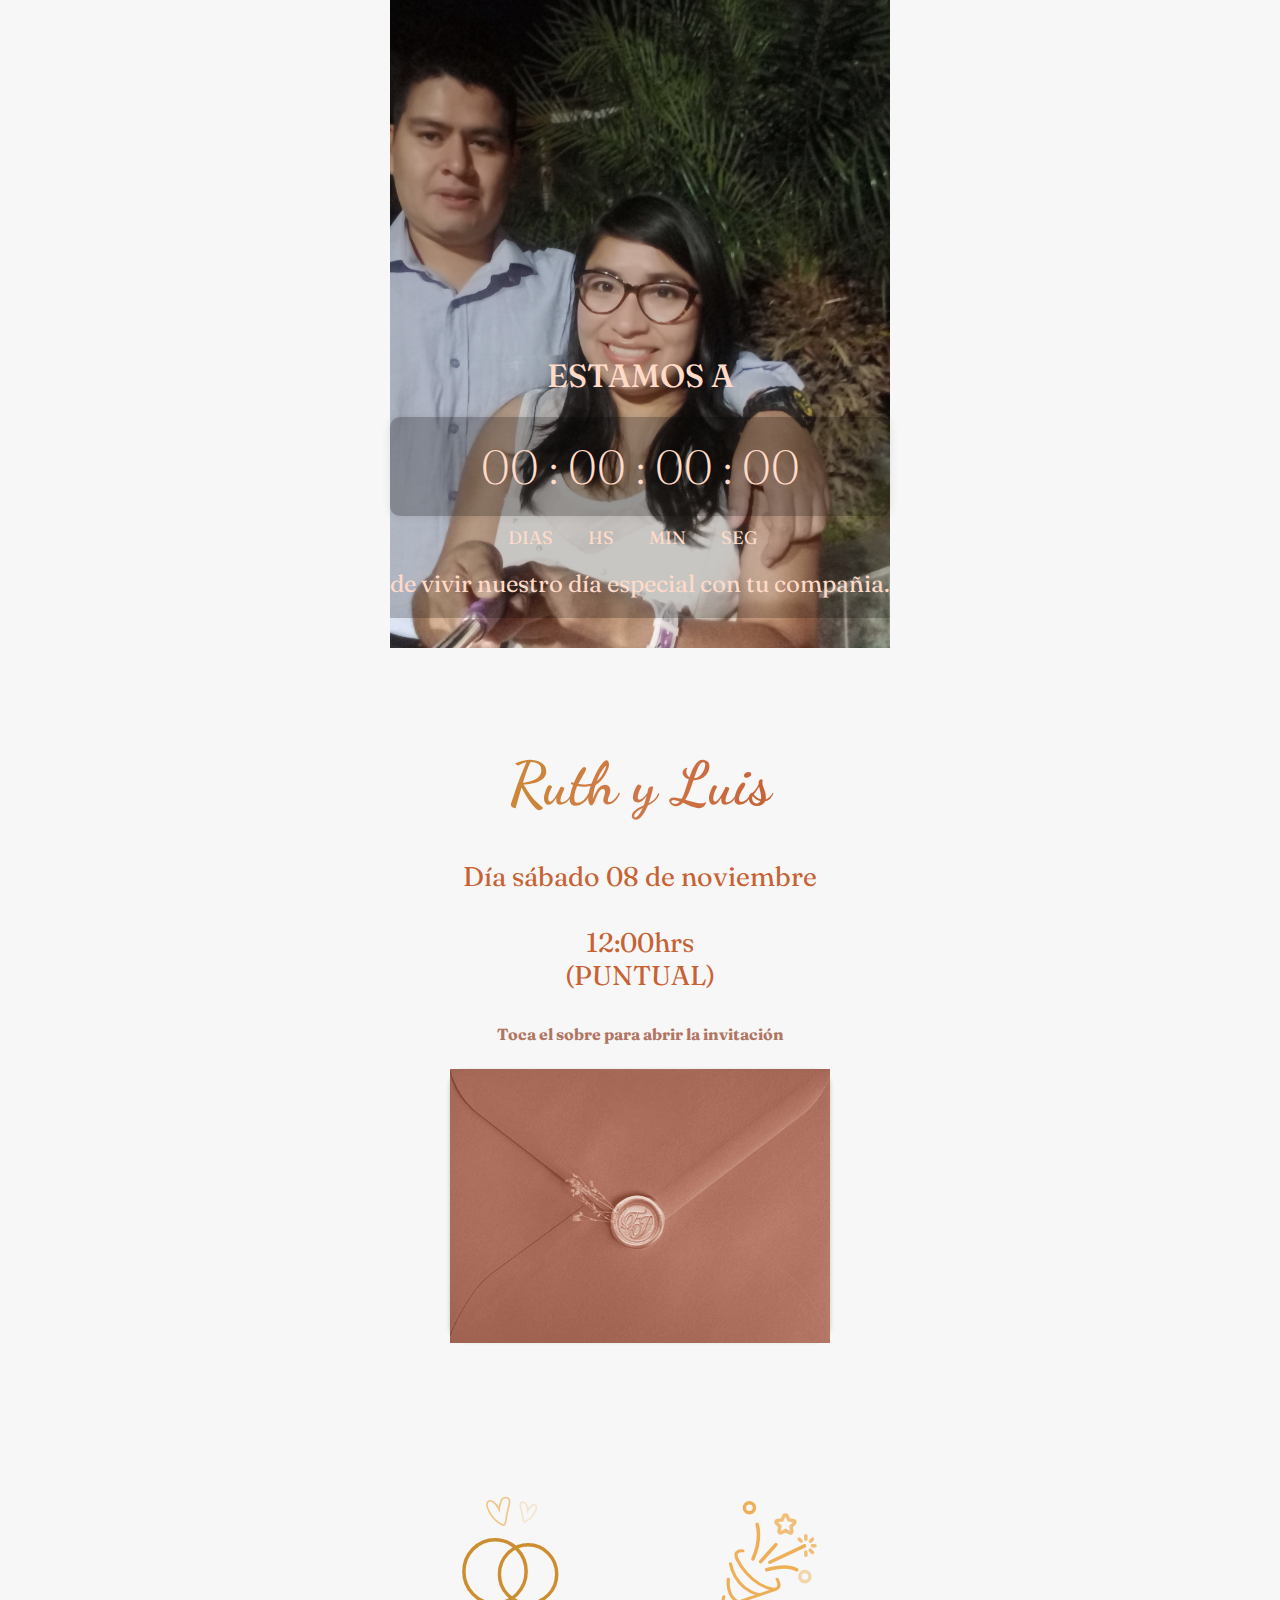
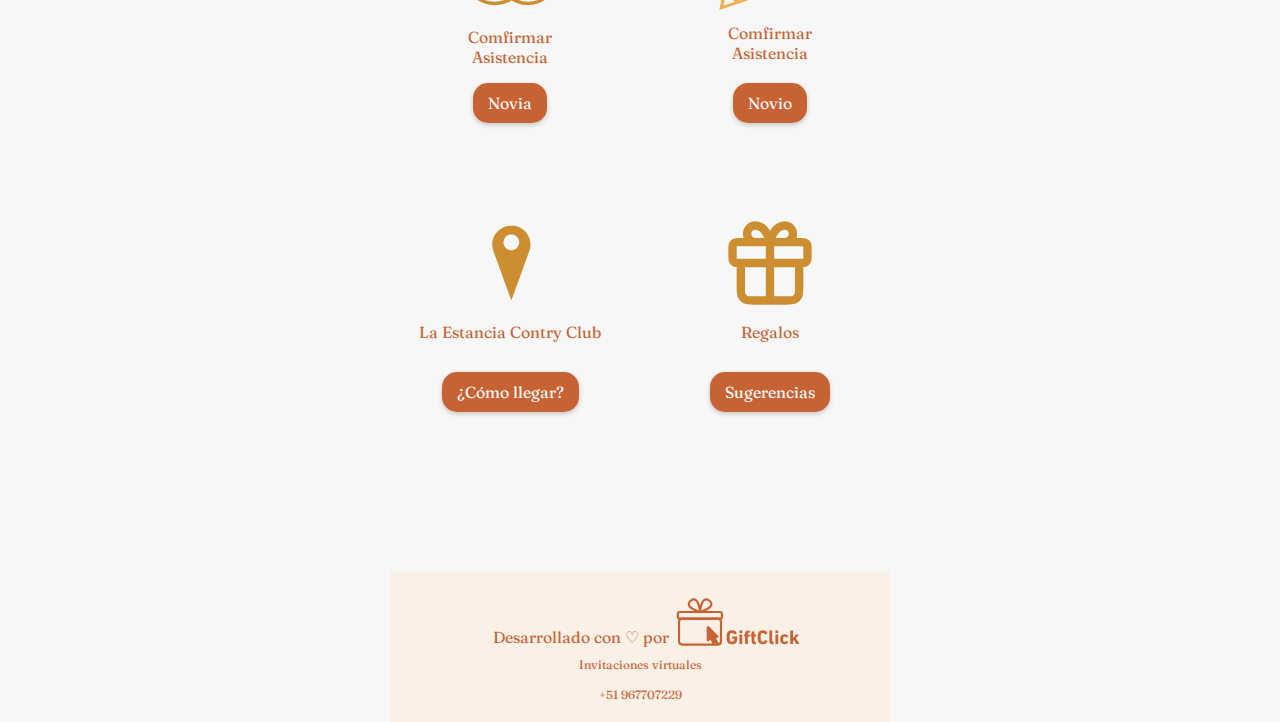
<file: index.html>
<!DOCTYPE html>
<html lang="en">

<head>
    <meta charset="UTF-8">
    <meta name="viewport" content="width=device-width, initial-scale=1.0">
    <title>Nuestra Boda Ruth y Luis</title>
    <link rel="icon" type="image/x-icon" href="favicon.ico">
    <link rel="stylesheet" href="styles1.css">
    <script src="https://ajax.googleapis.com/ajax/libs/jquery/3.5.1/jquery.min.js"></script>
    <link href="https://use.fontawesome.com/releases/v5.6.1/css/all.css" rel="stylesheet">
    <meta property="og:image" content="rings.jpg">
    <script src="script2.js" defer></script>
    <title>Nuestra Boda Ruth y Luis</title>
</head>

<body>
    <div class="containerHome">
        <img src="Flowers.PNG" alt="qr gift" class="flores">
    </div>
    <h1 class="letering">Ruth y Luis</h1>
    <div class="textlet">
        <p class="textlet1">Día sábado 08 de noviembre<br><br>12:00hrs<br>(PUNTUAL)</p>
    </div>
    <div class="countdown">
        <h1>Estamos a</h1>
        <div id="timer">
            <div class="time-unit" id="days">00</div>
            <div class="time-unit">:</div>
            <div class="time-unit" id="hours">00</div>
            <div class="time-unit">:</div>
            <div class="time-unit" id="minutes">00</div>
            <div class="time-unit">:</div>
            <div class="time-unit" id="seconds">00</div>
        </div>
        <div class="time-labels">
            <div class="time-label">DIAS</div>
            <div class="time-label">HS</div>
            <div class="time-label">MIN</div>
            <div class="time-label">SEG</div>
        </div>
        <h2>de vivir nuestro día especial con tu compañia.</h2>
    </div>
    <div class="personal" style="margin-top: 50px;">
        <div class="section-title title" id="passes-title" style="margin-bottom: 25px;">Pase</div>
        <h1 class="footer subtitle" id="name"
            style="text-align: center; font-size:30px; font-weight: bold; margin-block: 5px;"></h1>
        <div class="footer subtitle reveal-left" style="margin-bottom: 5px;">
            Tenemos Reservado <br>
        </div>
        <p id="passnumbers" class="subtitle reveal-left">1</p>
        <div class="footer text" id="places-text" style="margin-top:10px">
            Lugar
        </div>
    </div>
    <script>
        document.addEventListener('DOMContentLoaded', function () {
            // Obtener información de la URL
            const urlParams = window.location.search;
            const personalSection = document.querySelector('.personal');

            if (urlParams) {
                // Quitar el '?' del inicio
                const paramsString = urlParams.substring(1);

                // Decodificar los parámetros de la URL
                const decodedParams = decodeURIComponent(paramsString);

                // Dividir por guiones
                const parts = decodedParams.split('-');

                // Si hay suficientes partes (nombre, apellido, número)
                if (parts.length >= 3) {
                    const firstName = parts[0];
                    const lastName = parts[1];
                    const numPasses = parts[2];

                    // Actualizar el contenido de la página
                    document.getElementById('name').textContent = `${firstName} ${lastName}`;
                    document.getElementById('passnumbers').textContent = numPasses;

                    // Cambiar singular/plural según el número
                    if (numPasses === "1") {
                        document.getElementById('passes-title').textContent = "Pase";
                        document.getElementById('places-text').textContent = "Lugar";
                    } else {
                        document.getElementById('passes-title').textContent = "Pases";
                        document.getElementById('places-text').textContent = "Lugares";
                    }
                    // Mostrar la sección personal
                    personalSection.style.display = 'flex';
                } else {
                    // Si no hay suficientes partes, ocultar la sección
                    personalSection.style.display = 'none';
                }
            } else {
                // Si no hay parámetros en la URL, ocultar la sección
                personalSection.style.display = 'none';
            }
        });
    </script>
    <style>
        #passes-title {
            color: #c76234;
        }

        #passnumbers {
            border: 3px solid #c76234;
            text-align: center;
            padding-inline: 50px;
            font-size: 80px;
            margin: 15px;
            color: #c76234;
        }

        .personal {
            display: flex;
            justify-items: center;
            align-items: center;
            flex-direction: column;
            color: #c76234;
        }
    </style>
    <h4>Toca el sobre para abrir la invitación</h4>
    <div class="carta">
        <a href="home.html" id="envb"><img class="cartaInside" src="envelope.PNG" alt="carta"></a>
        <img src="flor2.PNG" alt="flores" id="floresHome">
    </div>


    <div class="totens">
        <div class="anim-anillos" class="toten1" id="toten1">
            <svg xmlns="http://www.w3.org/2000/svg" viewBox="0 0 150 150" width="150" height="150"
                preserveAspectRatio="xMidYMid meet">
                <defs>
                    <clipPath id="__lottie_element_75">
                        <rect width="150" height="150" x="0" y="0"></rect>
                    </clipPath>
                </defs>
                <g clip-path="url(#__lottie_element_75)">
                    <g transform="matrix(1,0,0,1,47.29375457763672,20.146596908569336)" opacity="0.6827542372879326">
                        <g opacity="1" transform="matrix(1,0,0,1,15.862000465393066,18.20599937438965)">
                            <path class="anillo-path"
                                d="M5.724,13.821C5.032,13.981,4.349,13.571,3.843,13.268C3.746,13.209,3.654,13.154,3.588,13.12C1.193,11.869,-0.996,10.318,-2.917,8.511C-3.373,8.082,-3.82,7.632,-4.247,7.173C-7.15,4.054,-9.331,0.323,-10.729,-3.916C-11.216,-5.392,-11.637,-6.964,-10.984,-8.533C-10.77,-9.045,-10.245,-9.969,-9.124,-10.396C-7.972,-10.834,-6.634,-10.589,-5.253,-9.686C-2.224,-7.706,-0.428,-4.799,0.972,-1.759C1.193,-4.68,1.761,-7.298,2.69,-9.704C3.021,-10.557,3.424,-11.456,4.142,-12.245C4.973,-13.158,6.099,-13.744,7.23,-13.852C8.588,-13.981,10.378,-13.345,11.1,-11.643C11.637,-10.374,11.435,-8.962,11.202,-7.739C10.869,-5.986,10.404,-4.22,9.954,-2.512C9.501,-0.791,9.033,0.987,8.704,2.738C8.505,3.803,8.354,4.892,8.208,5.945C8.135,6.478,8.058,7.03,7.976,7.573C7.786,8.835,7.533,10.322,7.103,11.795C7.083,11.861,7.064,11.942,7.043,12.031C6.902,12.622,6.69,13.514,5.837,13.79C5.799,13.802,5.762,13.813,5.724,13.821z" />
                        </g>
                    </g>
                    <g transform="matrix(1,0,0,1,80.91278076171875,24.922286987304688)" opacity="0.2512999999995208">
                        <g opacity="1" transform="matrix(1,0,0,1,12.479000091552734,14.140999794006348)">
                            <path class="anillo-path1"
                                d="M-4.14,9.779C-4.745,9.583,-4.896,8.951,-4.995,8.532C-5.011,8.469,-5.022,8.412,-5.036,8.365C-5.342,7.32,-5.522,6.265,-5.657,5.371C-5.715,4.985,-5.77,4.594,-5.821,4.216C-5.925,3.469,-6.032,2.696,-6.174,1.941C-6.406,0.7,-6.739,-0.562,-7.06,-1.782C-7.379,-2.993,-7.709,-4.246,-7.945,-5.489C-8.109,-6.357,-8.254,-7.358,-7.872,-8.258C-7.36,-9.465,-6.091,-9.916,-5.128,-9.825C-4.325,-9.749,-3.527,-9.333,-2.938,-8.685C-2.429,-8.125,-2.143,-7.488,-1.908,-6.883C-1.249,-5.176,-0.847,-3.32,-0.689,-1.249C0.304,-3.404,1.578,-5.465,3.727,-6.871C4.706,-7.511,5.654,-7.685,6.471,-7.374C7.266,-7.071,7.639,-6.416,7.79,-6.053C8.253,-4.939,7.955,-3.825,7.609,-2.778C6.617,0.228,5.07,2.875,3.012,5.087C2.709,5.412,2.392,5.731,2.068,6.036C0.706,7.317,-0.846,8.417,-2.545,9.304C-2.592,9.329,-2.657,9.368,-2.726,9.409C-3.085,9.625,-3.569,9.916,-4.06,9.802C-4.086,9.795,-4.113,9.788,-4.14,9.779z" />
                        </g>
                    </g>
                    <g transform="matrix(1,0,0,1,20.293,58.118)" opacity="1">
                        <g opacity="1" transform="matrix(1,0,0,1,39.72,40.464)">
                            <path class="anillo-move1"
                                d="M31.128,0C31.128,17.603,17.192,31.872,0,31.872C-17.191,31.872,-31.128,17.603,-31.128,0C-31.128,-17.602,-17.191,-31.872,0,-31.872C17.192,-31.872,31.128,-17.602,31.128,0z" />
                        </g>
                    </g>
                    <g transform="matrix(1,0,0,1,55.828,63.21)" opacity="1">
                        <g opacity="1" transform="matrix(1,0,0,1,37.234,37.918)">
                            <path class="anillo-move2"
                                d="M28.642,0C28.642,16.196,15.818,29.326,-0.001,29.326C-15.819,29.326,-28.641,16.196,-28.641,0C-28.641,-16.196,-15.819,-29.326,-0.001,-29.326C15.818,-29.326,28.642,-16.196,28.642,0z" />
                        </g>
                    </g>
                </g>
            </svg>
            <p>Comfirmar Asistencia</p>
        </div>
        <div class="toten1a"><a target="_blank" class="b2"
                href="https://api.whatsapp.com/send?phone=+51916235585&text=Sí,%20podr%C3%A9%20asistir%20a%20la%20boda%20el%20día%20sábado%2008%20de%20noviembre,%20mi%20nombre%20y%20apellido%20es…">Novia</a>
        </div>

        <div class="toten2">
            <svg class="anim-fiesta" xmlns="http://www.w3.org/2000/svg" viewBox="0 0 130 130" width="130" height="130"
                preserveAspectRatio="xMidYMid meet"
                style="width: 100%; height: 100%; transform: translate3d(0px, 0px, 0px);">
                <defs>
                    <clipPath id="__lottie_element_36">
                        <rect width="130" height="130" x="0" y="0"></rect>
                    </clipPath>
                </defs>
                <g clip-path="url(#__lottie_element_36)">
                    <g transform="matrix(1,0,0,1,4.901298522949219,11.877037048339844)" opacity="0.7761166198485527"
                        style="display: block;">
                        <g opacity="1" transform="matrix(1,0,0,1,75.55999755859375,23.030000686645508)">
                            <path stroke-linecap="round" stroke-linejoin="miter" fill-opacity="0" stroke-miterlimit="10"
                                stroke="#cc8e30" stroke-opacity="1" stroke-width="3.531"
                                d=" M9.35200023651123,-2.2809998989105225 C9.166999816894531,-2.8489999771118164 8.673999786376953,-3.26200008392334 8.083000183105469,-3.3480000495910645 C8.083000183105469,-3.3480000495910645 3.4709999561309814,-4.019999980926514 3.4709999561309814,-4.019999980926514 C3.4709999561309814,-4.019999980926514 1.4149999618530273,-8.197999954223633 1.4149999618530273,-8.197999954223633 C0.9570000171661377,-8.97700023651123 -0.04600000008940697,-9.236000061035156 -0.824999988079071,-8.777000427246094 C-1.0640000104904175,-8.63599967956543 -1.2630000114440918,-8.437999725341797 -1.4049999713897705,-8.197999954223633 C-1.4049999713897705,-8.197999954223633 -3.4709999561309814,-4.019999980926514 -3.4709999561309814,-4.019999980926514 C-3.4709999561309814,-4.019999980926514 -8.083000183105469,-3.3480000495910645 -8.083000183105469,-3.3480000495910645 C-8.942000389099121,-3.2239999771118164 -9.536999702453613,-2.427999973297119 -9.413000106811523,-1.5700000524520874 C-9.36299991607666,-1.2280000448226929 -9.204000473022461,-0.9120000004768372 -8.956999778747559,-0.6700000166893005 C-8.956999778747559,-0.6700000166893005 -5.619999885559082,2.5829999446868896 -5.619999885559082,2.5829999446868896 C-5.619999885559082,2.5829999446868896 -6.406000137329102,7.176000118255615 -6.406000137329102,7.176000118255615 C-6.557000160217285,8.029999732971191 -5.986999988555908,8.845000267028809 -5.131999969482422,8.996000289916992 C-4.788000106811523,9.057000160217285 -4.433000087738037,9.001999855041504 -4.125,8.83899974822998 C-4.125,8.83899974822998 0.0010000000474974513,6.663000106811523 0.0010000000474974513,6.663000106811523 C0.0010000000474974513,6.663000106811523 4.125999927520752,8.833000183105469 4.125999927520752,8.833000183105469 C4.894000053405762,9.237000465393066 5.8429999351501465,8.940999984741211 6.247000217437744,8.17300033569336 C6.4079999923706055,7.867000102996826 6.464000225067139,7.515999794006348 6.406000137329102,7.176000118255615 C6.406000137329102,7.176000118255615 5.619999885559082,2.5829999446868896 5.619999885559082,2.5829999446868896 C5.619999885559082,2.5829999446868896 8.956000328063965,-0.6700000166893005 8.956000328063965,-0.6700000166893005 C9.383999824523926,-1.0889999866485596 9.538000106811523,-1.7130000591278076 9.35200023651123,-2.2809998989105225z">
                            </path>
                        </g>
                    </g>
                    <g transform="matrix(1,0,0,1,-12.5,-20)" opacity="1" style="display: block;">
                        <g opacity="1" transform="matrix(1,0,0,1,56.909000396728516,38.75400161743164)">
                            <path stroke-linecap="round" stroke-linejoin="miter" fill-opacity="0" stroke-miterlimit="10"
                                stroke="#cc8e30" stroke-opacity="1" stroke-width="3.531"
                                d=" M5.057000160217285,0 C5.057000160217285,2.7929999828338623 2.7929999828338623,5.057000160217285 0,5.057000160217285 C-2.7929999828338623,5.057000160217285 -5.057000160217285,2.7929999828338623 -5.057000160217285,0 C-5.057000160217285,-2.7920000553131104 -2.7929999828338623,-5.057000160217285 0,-5.057000160217285 C2.7929999828338623,-5.057000160217285 5.057000160217285,-2.7920000553131104 5.057000160217285,0z">
                            </path>
                        </g>
                    </g>
                    <g transform="matrix(1,0,0,1,1.6558074951171875,2.271503448486328)" opacity="0.4720528386105976"
                        style="display: block;">
                        <g opacity="1" transform="matrix(1,0,0,1,98.23699951171875,85.31300354003906)">
                            <path stroke-linecap="round" stroke-linejoin="miter" fill-opacity="0" stroke-miterlimit="10"
                                stroke="#cc8e30" stroke-opacity="1" stroke-width="3.531"
                                d=" M5.057000160217285,0 C5.057000160217285,2.7929999828338623 2.7929999828338623,5.057000160217285 0,5.057000160217285 C-2.7929999828338623,5.057000160217285 -5.057000160217285,2.7929999828338623 -5.057000160217285,0 C-5.057000160217285,-2.7929999828338623 -2.7929999828338623,-5.057000160217285 0,-5.057000160217285 C2.7929999828338623,-5.057000160217285 5.057000160217285,-2.7929999828338623 5.057000160217285,0z">
                            </path>
                        </g>
                    </g>
                    <g transform="matrix(1,0,0,1,9.500003814697266,4.5)" opacity="0.7761166198485527"
                        style="display: block;">
                        <g opacity="1" transform="matrix(1,0,0,1,85.64399719238281,46.60100173950195)">
                            <path stroke-linecap="round" stroke-linejoin="miter" fill-opacity="0" stroke-miterlimit="10"
                                stroke="#cc8e30" stroke-opacity="1" stroke-width="3.531"
                                d=" M-0.9639999866485596,-0.871999979019165 C-0.9639999866485596,-0.871999979019165 0.9639999866485596,0.871999979019165 0.9639999866485596,0.871999979019165">
                            </path>
                        </g>
                        <g opacity="1" transform="matrix(1,0,0,1,91.30599975585938,43.941001892089844)">
                            <path stroke-linecap="round" stroke-linejoin="miter" fill-opacity="0" stroke-miterlimit="10"
                                stroke="#cc8e30" stroke-opacity="1" stroke-width="3.531"
                                d=" M-0.04399999976158142,-1.7879999876022339 C-0.04399999976158142,-1.7879999876022339 0.04399999976158142,1.7879999876022339 0.04399999976158142,1.7879999876022339">
                            </path>
                        </g>
                        <g opacity="1" transform="matrix(1,0,0,1,0,0)">
                            <path stroke-linecap="round" stroke-linejoin="miter" fill-opacity="0" stroke-miterlimit="10"
                                stroke="#cc8e30" stroke-opacity="1" stroke-width="3.531"
                                d=" M91.3479995727539,58.45899963378906 C91.3479995727539,58.45899963378906 91.3479995727539,61.78499984741211 91.3479995727539,61.78499984741211">
                            </path>
                        </g>
                        <g opacity="1" transform="matrix(1,0,0,1,96.86199951171875,57.849998474121094)">
                            <path stroke-linecap="round" stroke-linejoin="miter" fill-opacity="0" stroke-miterlimit="10"
                                stroke="#cc8e30" stroke-opacity="1" stroke-width="3.531"
                                d=" M-1.1540000438690186,-1.1349999904632568 C-1.1540000438690186,-1.1349999904632568 1.1540000438690186,1.1349999904632568 1.1540000438690186,1.1349999904632568">
                            </path>
                        </g>
                        <g opacity="1" transform="matrix(1,0,0,1,0,0)">
                            <path stroke-linecap="round" stroke-linejoin="miter" fill-opacity="0" stroke-miterlimit="10"
                                stroke="#cc8e30" stroke-opacity="1" stroke-width="3.531"
                                d=" M97.88800048828125,52.356998443603516 C97.88800048828125,52.356998443603516 100.50399780273438,52.356998443603516 100.50399780273438,52.356998443603516">
                            </path>
                        </g>
                        <g opacity="1" transform="matrix(1,0,0,1,96.9729995727539,46.66899871826172)">
                            <path stroke-linecap="round" stroke-linejoin="miter" fill-opacity="0" stroke-miterlimit="10"
                                stroke="#cc8e30" stroke-opacity="1" stroke-width="3.531"
                                d=" M-1.003000020980835,0.9779999852180481 C-1.003000020980835,0.9779999852180481 1.003000020980835,-0.9779999852180481 1.003000020980835,-0.9779999852180481">
                            </path>
                        </g>
                    </g>
                    <g transform="matrix(1,0,0,1,9.500003814697266,4.5)" opacity="1" style="display: block;">
                        <g opacity="1" transform="matrix(1,0,0,1,69.16699981689453,74.1520004272461)">
                            <path stroke-linecap="round" stroke-linejoin="miter" fill-opacity="0" stroke-miterlimit="10"
                                stroke="#cc8e30" stroke-opacity="1" stroke-width="3.531"
                                d="  M-17.038000106811523,2.071000099182129 C-17.038000106811523,2.071000099182129 2.2160000801086426,-4.184999942779541 13.038000106811523,2.184999942779541">
                            </path>
                        </g>
                    </g>
                    <g transform="matrix(1,0,0,1,9.500003814697266,4.5)" opacity="1" style="display: block;">
                        <g opacity="1" transform="matrix(1,0,0,1,72.7030029296875,60.55099868774414)">
                            <path stroke-linecap="round" stroke-linejoin="miter" fill-opacity="0" stroke-miterlimit="10"
                                stroke="#cc8e30" stroke-opacity="1" stroke-width="3.531"
                                d=" M-17.339000701904297,8.194999694824219 C-17.339000701904297,8.194999694824219 17.339000701904297,-8.194999694824219 17.339000701904297,-8.194999694824219">
                            </path>
                        </g>
                    </g>
                    <g transform="matrix(1,0,0,1,9.500003814697266,4.5)" opacity="1" style="display: block;">
                        <g opacity="1"
                            transform="matrix(-0.9933285713195801,0.11531856656074524,-0.11531856656074524,-0.9933285713195801,53.858001708984375,59.505001068115234)">
                            <path stroke-linecap="round" stroke-linejoin="miter" fill-opacity="0" stroke-miterlimit="10"
                                stroke="#cc8e30" stroke-opacity="1" stroke-width="3.531"
                                d=" M8.631999969482422,-7.672999858856201 C8.631999969482422,-7.672999858856201 -6.659999847412109,5.920000076293945 -8.460000038146973,7.519999980926514">
                            </path>
                        </g>
                    </g>
                    <g transform="matrix(1,0,0,1,9.500003814697266,4.5)" opacity="1" style="display: block;">
                        <g opacity="1" transform="matrix(1,0,0,1,43.04600143432617,48.16999816894531)">
                            <path stroke-linecap="round" stroke-linejoin="miter" fill-opacity="0" stroke-miterlimit="10"
                                stroke="#cc8e30" stroke-opacity="1" stroke-width="3.531"
                                d=" M-0.4359999895095825,-17.263999938964844 C-0.4359999895095825,-17.263999938964844 4.620999813079834,-2.7899999618530273 -4.620999813079834,17.263999938964844">
                            </path>
                        </g>
                    </g>
                    <g transform="matrix(0.9204199910163879,0,0,0.8299999833106995,8.79580020904541,24.540000915527344)"
                        opacity="1" style="display: block;">
                        <g opacity="1" transform="matrix(1,0,0,1,47.23099899291992,67.61399841308594)">
                            <path stroke-linecap="round" stroke-linejoin="miter" fill-opacity="0" stroke-miterlimit="10"
                                stroke="#cc8e30" stroke-opacity="1" stroke-width="3.531"
                                d=" M-15.63599967956543,-22.611000061035156 C-15.63599967956543,-22.611000061035156 -27.988000869750977,-24.674999237060547 -21.011999130249023,-10.725000381469727 C-21.011999130249023,-10.725000381469727 -8.109000205993652,18.570999145507812 17.177000045776367,23.628000259399414 C17.177000045776367,23.628000259399414 27.988000869750977,24.674999237060547 21.542999267578125,11.519000053405762">
                            </path>
                        </g>
                        <g opacity="1" transform="matrix(1,0,0,1,33.63600158691406,79.23300170898438)">
                            <path stroke-linecap="round" stroke-linejoin="miter" fill-opacity="0" stroke-miterlimit="10"
                                stroke="#cc8e30" stroke-opacity="1" stroke-width="3.531"
                                d=" M-15.468999862670898,-18.809999465942383 C-15.468999862670898,-18.809999465942383 -12.083000183105469,10.090999603271484 15.468999862670898,18.809999465942383">
                            </path>
                        </g>
                        <g opacity="1" transform="matrix(1,0,0,1,20.20199966430664,92.8290023803711)">
                            <path stroke-linecap="round" stroke-linejoin="miter" fill-opacity="0" stroke-miterlimit="10"
                                stroke="#cc8e30" stroke-opacity="1" stroke-width="3.531"
                                d=" M-4.409999847412109,-13.758999824523926 C-4.409999847412109,-13.758999824523926 -6.888000011444092,7.829999923706055 6.888000011444092,13.758999824523926">
                            </path>
                        </g>
                        <g opacity="1" transform="matrix(1,0,0,1,37.63999938964844,102.40299987792969)">
                            <path stroke-linecap="round" stroke-linejoin="miter" fill-opacity="0" stroke-miterlimit="10"
                                stroke="rgb(175,133,102)" stroke-opacity="1" stroke-width="10"
                                d=" M-26.767000198364258,-2.0920000076293945 C-26.767000198364258,-2.0920000076293945 -29.382999420166016,11.16100025177002 -29.382999420166016,11.16100025177002 C-29.382999420166016,11.16100025177002 29.382999420166016,-11.16100025177002 29.382999420166016,-11.16100025177002">
                            </path>
                        </g>
                    </g>
                </g>
            </svg>
            <p>Comfirmar<br>Asistencia</p>
        </div>
        <div class="toten2a"><a target="_blank" class="b2"
                href="https://api.whatsapp.com/send?phone=+51917074179&text=Sí,%20podr%C3%A9%20asistir%20a%20la%20boda%20el%20día%20sábado%2008%20de%20noviembre,%20mi%20nombre%20y%20apellido%20es…">Novio</a>
        </div>
    </div>
    <div class="totens">
        <div class="toten3"><svg version="1.0" xmlns="http://www.w3.org/2000/svg" width="80px" height="80px"
                viewBox="0 0 1280.000000 1280.000000" preserveAspectRatio="xMidYMid meet">
                <metadata>
                    Created by potrace 1.15, written by Peter Selinger 2001-2017
                </metadata>
                <g transform="translate(0.000000,1280.000000) scale(0.100000,-0.100000)" fill="#cc8e30" stroke="none">
                    <path d="M6335 12360 c-516 -49 -1002 -220 -1425 -502 -175 -116 -281 -200
           -419 -333 -193 -185 -350 -375 -478 -579 -474 -754 -590 -1678 -313 -2516 26
           -80 241 -676 478 -1325 1892 -5186 2434 -6670 2436 -6672 2 -2 204 547 449
           1219 245 673 890 2440 1433 3928 542 1488 1004 2757 1026 2820 328 963 133
           2036 -516 2840 -100 125 -313 336 -446 443 -441 355 -936 572 -1505 658 -157
           23 -560 34 -720 19z m498 -1415 c381 -67 721 -314 901 -654 158 -301 190 -666
           85 -986 -153 -465 -564 -804 -1051 -865 -295 -37 -607 38 -861 207 -95 63
           -249 213 -320 310 -238 331 -301 753 -172 1140 65 195 159 347 305 493 184
           185 418 308 673 355 102 18 333 18 440 0z" />
                </g>
            </svg>
            <p class="vendimiatext">La Estancia Contry Club</p>
        </div>
        <div class="toten3a"><a class="b2" href="https://maps.app.goo.gl/9z1TUtNfqXR7G72s7" target="_blank">¿Cómo
                llegar?</a></div>

        <div class="toten4">
            <div><svg width="100px" height="200px" viewBox="0 0 24 24" fill="none" xmlns="http://www.w3.org/2000/svg">
                    <g id="SVGRepo_bgCarrier" stroke-width="0"></g>
                    <g id="SVGRepo_tracerCarrier" stroke-linecap="round" stroke-linejoin="round"></g>
                    <g id="SVGRepo_iconCarrier">
                        <path
                            d="M12 7V20M12 7H8.46429C7.94332 7 7.4437 6.78929 7.07533 6.41421C6.70695 6.03914 6.5 5.53043 6.5 5C6.5 4.46957 6.70695 3.96086 7.07533 3.58579C7.4437 3.21071 7.94332 3 8.46429 3C11.2143 3 12 7 12 7ZM12 7H15.5357C16.0567 7 16.5563 6.78929 16.9247 6.41421C17.293 6.03914 17.5 5.53043 17.5 5C17.5 4.46957 17.293 3.96086 16.9247 3.58579C16.5563 3.21071 16.0567 3 15.5357 3C12.7857 3 12 7 12 7ZM5 12H19V17.8C19 18.9201 19 19.4802 18.782 19.908C18.5903 20.2843 18.2843 20.5903 17.908 20.782C17.4802 21 16.9201 21 15.8 21H8.2C7.07989 21 6.51984 21 6.09202 20.782C5.71569 20.5903 5.40973 20.2843 5.21799 19.908C5 19.4802 5 18.9201 5 17.8V12ZM4.6 12H19.4C19.9601 12 20.2401 12 20.454 11.891C20.6422 11.7951 20.7951 11.6422 20.891 11.454C21 11.2401 21 10.9601 21 10.4V8.6C21 8.03995 21 7.75992 20.891 7.54601C20.7951 7.35785 20.6422 7.20487 20.454 7.10899C20.2401 7 19.9601 7 19.4 7H4.6C4.03995 7 3.75992 7 3.54601 7.10899C3.35785 7.20487 3.20487 7.35785 3.10899 7.54601C3 7.75992 3 8.03995 3 8.6V10.4C3 10.9601 3 11.2401 3.10899 11.454C3.20487 11.6422 3.35785 11.7951 3.54601 11.891C3.75992 12 4.03995 12 4.6 12Z"
                            stroke="#cc8e30" stroke-width="2" stroke-linecap="round" stroke-linejoin="round"></path>
                    </g>
                </svg>
                <p class="templetext">Regalos</p>
            </div>
        </div>
        <div class="toten4a"> <button class="b2" id="openModalBtn">Sugerencias</button></div>
    </div>
    <div id="myModal" class="modal">
        <div class="modal-content">
            <span class="close">&times;</span>
            <p>¡Agradecemos de corazón cualquier obsequio que desees darnos! Sin embargo, para nosotros el mejor regalo
                es poder contar con tu presencia y compartir juntos este día tan especial. Si gustas, puedes hacer un deposito a nuestro número de YAPE.
            <br><br>Novio: 917074179<br>Novia: 916235585
            <br><br>¡Gracias por ser parte de nuestra historia!
        
        </p>
        </div>
    </div>
    </div>
    <script src="script.js"></script>
    <footer>
        <div class="footergitfclick">
            <p>
                Desarrollado con <span class="heartfooter">♡</span> por <a href="https://www.facebook.com/giftclickbo"
                    target="_blank" id="footerlink">
                    <svg xmlns="http://www.w3.org/2000/svg" width="933" height="533" fill="none" viewBox="0 0 933 533"
                        id="svggiftclick">
                        <path fill="#c76234"
                            d="M369.803 254.18H157.219A17.254 17.254 0 0 1 140 236.959v-12.18a17.255 17.255 0 0 1 17.219-17.221h212.584a17.255 17.255 0 0 1 17.219 17.221v12.18a17.254 17.254 0 0 1-17.219 17.221Zm-212.602-35.253a5.886 5.886 0 0 0-5.886 5.887v12.145a5.888 5.888 0 0 0 5.886 5.887h212.602a5.886 5.886 0 0 0 5.887-5.887v-12.18a5.888 5.888 0 0 0-5.887-5.887l-212.602.035Z" />
                        <path fill="#c76234"
                            d="M258.629 216.847c-1.235 0-2.461-.203-3.63-.599-23.652-8.003-52.627-21.575-56.275-40.77-1.762-9.183 2.379-18.067 12.231-26.44 9.852-8.372 19.281-10.928 28.023-7.667 18.294 6.804 26.789 37.738 30.702 62.503a11.234 11.234 0 0 1-6.354 11.925 11.225 11.225 0 0 1-4.679 1.048h-.018Zm-.158-11.21 5.604-.899-5.604.899ZM231.593 151.4c-3.877 0-8.336 2.116-13.306 6.311-6.521 5.517-9.341 10.769-8.424 15.634 1.956 10.294 20.567 22.58 48.572 32.08-4.653-29.312-13.606-49.777-23.405-53.425a9.799 9.799 0 0 0-3.437-.6Z" />
                        <path fill="#c76234"
                            d="M270.014 216.847a11.225 11.225 0 0 1-11.032-12.973c3.895-24.677 12.337-55.682 30.701-62.503 8.812-3.243 18.171-.67 28.023 7.668 9.852 8.337 13.976 17.238 12.231 26.439-3.648 19.195-32.622 32.767-56.274 40.77a11.319 11.319 0 0 1-3.649.599Zm27.054-65.447a9.803 9.803 0 0 0-3.437.6c-9.799 3.648-18.77 24.095-23.405 53.425 28.023-9.5 46.616-21.786 48.573-32.08.916-4.865-1.904-10.117-8.425-15.634-4.97-4.195-9.429-6.311-13.306-6.311ZM406.021 348.005c0-8.813.635-15.441 2.009-19.671 3.702-11.422 13.324-17.45 26.437-17.45 12.795 0 22.101 6.134 25.59 15.335.318.74.212 1.269-.423 1.586l-11.314 4.759c-.741.212-1.269 0-1.481-.529a13.48 13.48 0 0 0-12.337-7.403c-6.027 0-9.834 2.644-11.526 8.038-.74 2.327-1.163 7.403-1.163 15.335 0 7.932.423 13.114 1.163 15.44 1.692 5.288 5.604 7.932 11.738 7.932 5.498 0 10.151-2.749 11.526-7.403a26.44 26.44 0 0 0 .846-7.05.56.56 0 0 0-.635-.635h-9.728c-.74 0-1.058-.317-1.058-1.058v-10.152c0-.741.318-1.058 1.058-1.058h24.674c.74 0 1.057.317 1.057 1.058v5.922c.193 5.45-.4 10.9-1.762 16.181-3.525 11.422-13.43 17.979-26.225 17.979-13.113 0-22.735-6.028-26.437-17.45-1.374-4.266-2.009-10.893-2.009-19.706ZM475.179 324.632c-.74 0-1.057-.317-1.057-1.057v-10.471c0-.74.317-1.057 1.057-1.057h12.69c.74 0 1.057.317 1.057 1.057v10.471c0 .74-.317 1.057-1.057 1.057h-12.69Zm0 59.33c-.74 0-1.057-.317-1.057-1.057v-49.001c0-.741.317-1.058 1.057-1.058h12.69c.74 0 1.057.317 1.057 1.058v49.071c0 .74-.317 1.058-1.057 1.058l-12.69-.071ZM505.211 383.962c-.74 0-1.058-.317-1.058-1.057v-38.602a.556.556 0 0 0-.16-.474.558.558 0 0 0-.474-.16h-3.172c-.741 0-1.058-.318-1.058-1.058v-8.813c0-.741.317-1.058 1.058-1.058h3.172a.57.57 0 0 0 .474-.16.558.558 0 0 0 .16-.474v-2.433c0-12.338 5.711-17.626 17.977-17.626h5.816c.741 0 1.058.317 1.058 1.057v9.942c0 .74-.317 1.057-1.058 1.057h-3.278c-4.653 0-5.816 1.164-5.816 5.5v2.538a.57.57 0 0 0 .16.474.562.562 0 0 0 .475.16h8.354c.74 0 1.057.318 1.057 1.058v8.813c0 .74-.317 1.058-1.057 1.058h-8.354a.57.57 0 0 0-.475.16.556.556 0 0 0-.16.474v38.602c0 .74-.317 1.058-1.057 1.058l-12.584-.036ZM555.44 384.597c-11.738 0-16.285-5.182-16.285-17.027v-23.267a.556.556 0 0 0-.16-.474.558.558 0 0 0-.474-.16h-3.173c-.74 0-1.057-.318-1.057-1.058v-8.813c0-.741.317-1.058 1.057-1.058h3.173a.558.558 0 0 0 .61-.378.557.557 0 0 0 .024-.256v-13.749c0-.74.318-1.057 1.058-1.057h12.584c.74 0 1.057.317 1.057 1.057v13.749a.57.57 0 0 0 .378.61.57.57 0 0 0 .256.024h6.557c.74 0 1.057.317 1.057 1.058v8.813c0 .74-.317 1.058-1.057 1.058h-6.557a.557.557 0 0 0-.474.16.57.57 0 0 0-.16.474v22.632c0 3.808 1.269 5.077 4.653 5.077h2.538c.74 0 1.057.317 1.057 1.057v10.47c0 .741-.317 1.058-1.057 1.058h-5.605ZM571.408 348.004c0-8.989.634-15.546 2.009-19.388 3.807-11.528 12.901-17.627 25.59-17.627 12.161 0 20.938 5.817 25.062 15.97.317.634.212 1.057-.529 1.269l-11.526 5.182a.951.951 0 0 1-1.48-.529c-2.327-5.393-6.134-8.143-11.421-8.143a10.397 10.397 0 0 0-10.786 7.932c-.74 2.432-1.163 7.509-1.163 15.44 0 7.932.423 13.008 1.163 15.441a10.4 10.4 0 0 0 10.786 7.932c5.287 0 9.094-2.75 11.421-8.144a.95.95 0 0 1 1.48-.528l11.526 5.182c.741.211.846.634.529 1.269-4.124 10.153-12.901 15.969-25.062 15.969-12.689 0-21.783-6.134-25.59-17.626-1.375-4.054-2.009-10.611-2.009-19.601ZM649.554 384.597c-11.315 0-15.862-4.865-15.862-16.287v-55.206c0-.74.317-1.057 1.058-1.057h12.689c.74 0 1.058.317 1.058 1.057v54.043c0 3.278 1.48 4.865 4.441 4.865h2.221c.74 0 1.057.317 1.057 1.057v10.47c0 .741-.317 1.058-1.057 1.058h-5.605ZM667.108 324.632c-.74 0-1.058-.317-1.058-1.057v-10.471c0-.74.318-1.057 1.058-1.057h12.689c.741 0 1.058.317 1.058 1.057v10.471c0 .74-.317 1.057-1.058 1.057h-12.689Zm0 59.33c-.74 0-1.058-.317-1.058-1.057v-49.001c0-.741.318-1.058 1.058-1.058h12.689c.741 0 1.058.317 1.058 1.058v49.071c0 .74-.317 1.058-1.058 1.058l-12.689-.071ZM693.227 370.637a48.211 48.211 0 0 1 0-24.536c2.961-9.412 11.103-14.489 22.101-14.489a22.704 22.704 0 0 1 19.387 9.624 1.054 1.054 0 0 1 .208.785 1.048 1.048 0 0 1-.42.696l-9.2 6.028a1.061 1.061 0 0 1-1.265.104 1.063 1.063 0 0 1-.321-.316 9.682 9.682 0 0 0-8.142-4.441 7.454 7.454 0 0 0-7.931 5.499 40.933 40.933 0 0 0 0 17.626 7.453 7.453 0 0 0 7.931 5.464 9.676 9.676 0 0 0 8.142-4.442 1.06 1.06 0 0 1 1.586-.211l9.2 6.028a1.048 1.048 0 0 1 .42.696 1.045 1.045 0 0 1-.208.785 22.704 22.704 0 0 1-19.387 9.624c-10.998-.036-19.14-5.112-22.101-14.524ZM778.141 383.962a1.751 1.751 0 0 1-.948-.296 1.751 1.751 0 0 1-.638-.761l-11.421-20.623-5.287 6.557v14.101c0 .74-.317 1.058-1.058 1.058H746.1c-.74 0-1.058-.318-1.058-1.058v-69.8c0-.741.318-1.058 1.058-1.058h12.689c.741 0 1.058.317 1.058 1.058v38.778l14.699-18.085a2.548 2.548 0 0 1 2.009-1.058h13.535a.619.619 0 0 1 .423 1.058l-15.65 18.085 17.871 30.987c.211.423.106 1.057-.529 1.057h-14.064ZM359.564 242.828H168.639a21.874 21.874 0 0 0-21.854 21.857v106.234a21.868 21.868 0 0 0 21.854 21.856h190.925a21.868 21.868 0 0 0 21.854-21.856V264.614a21.872 21.872 0 0 0-21.854-21.786ZM334.89 351.301l16.937 30.194h-9.359l-15.139-29.666a7.478 7.478 0 0 0-5.288-3.983 7.624 7.624 0 0 0-1.374-.124 7.456 7.456 0 0 0-5.164 2.045l-4.776 4.354v-48.42l34.138 34.372h-3.525a7.528 7.528 0 0 0-6.398 3.779 7.525 7.525 0 0 0-.035 7.431l-.017.018Zm35.142 19.618a10.577 10.577 0 0 1-5.816 9.394l-16.302-29.065 6.168-.106a7.524 7.524 0 0 0 7.332-8.99 7.522 7.522 0 0 0-2.044-3.842l-46.987-47.309a7.523 7.523 0 0 0-12.865 5.288v66.31a7.526 7.526 0 0 0 12.601 5.57l7.473-6.804 10.222 20.041H168.639a10.575 10.575 0 0 1-10.574-10.576V264.526a10.575 10.575 0 0 1 10.574-10.576h190.925a10.576 10.576 0 0 1 10.574 10.576l-.106 106.393Z" />
                        <path fill="#c76234"
                            d="m356.303 378.551-17.377-30.97a1.624 1.624 0 0 1 .009-1.603 1.625 1.625 0 0 1 1.383-.811l11.015-.194a1.624 1.624 0 0 0 1.482-1.01 1.625 1.625 0 0 0-.354-1.758l-41.223-41.51a1.626 1.626 0 0 0-1.78-.37 1.627 1.627 0 0 0-1.005 1.516v58.167a1.617 1.617 0 0 0 .967 1.484 1.617 1.617 0 0 0 1.747-.285l9.799-8.937a1.63 1.63 0 0 1 1.383-.399 1.623 1.623 0 0 1 1.155.857l14.664 28.749h16.108l1.34-.705a1.626 1.626 0 0 0 .687-2.221Z" />
                    </svg>
                </a>
            </p>
        </div>
        <p class="footnumber">Invitaciones virtuales <br> <br>+51 967707229</p>
    </footer>
</body>

</html>
</file>
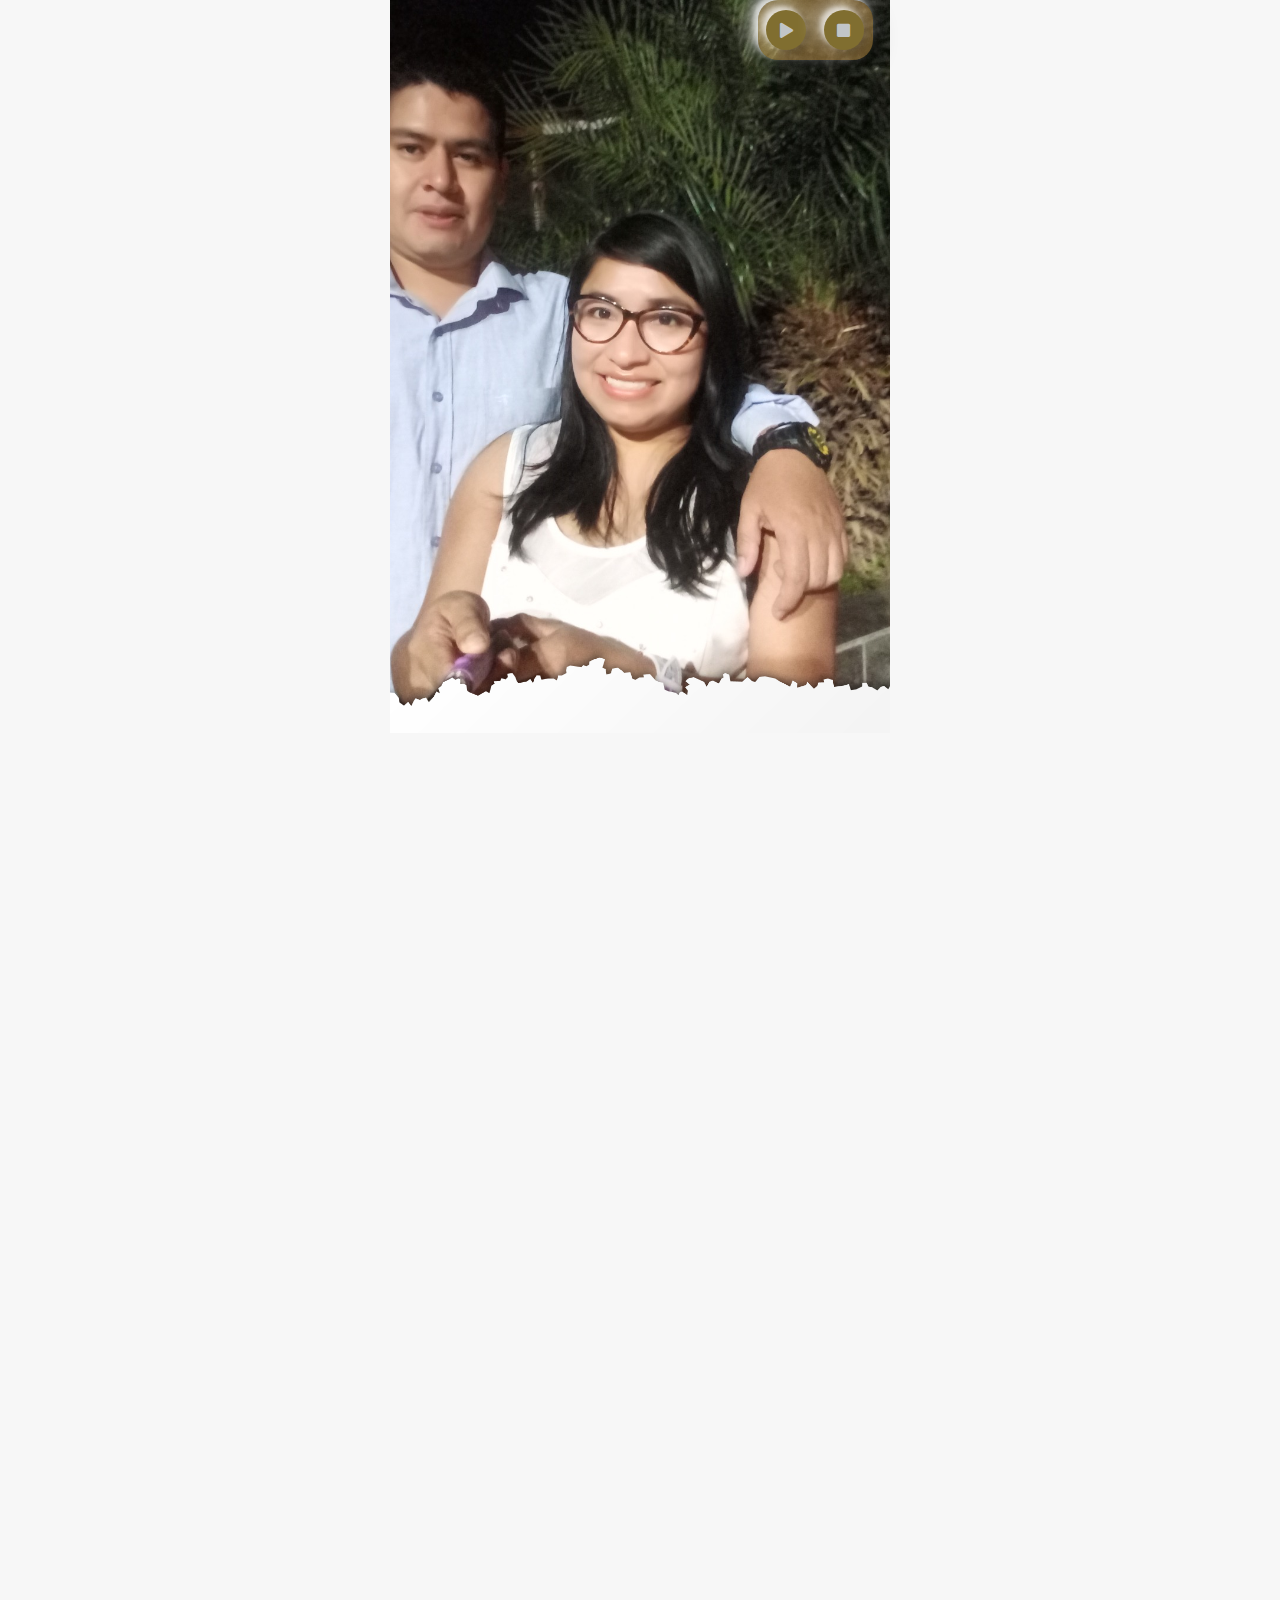
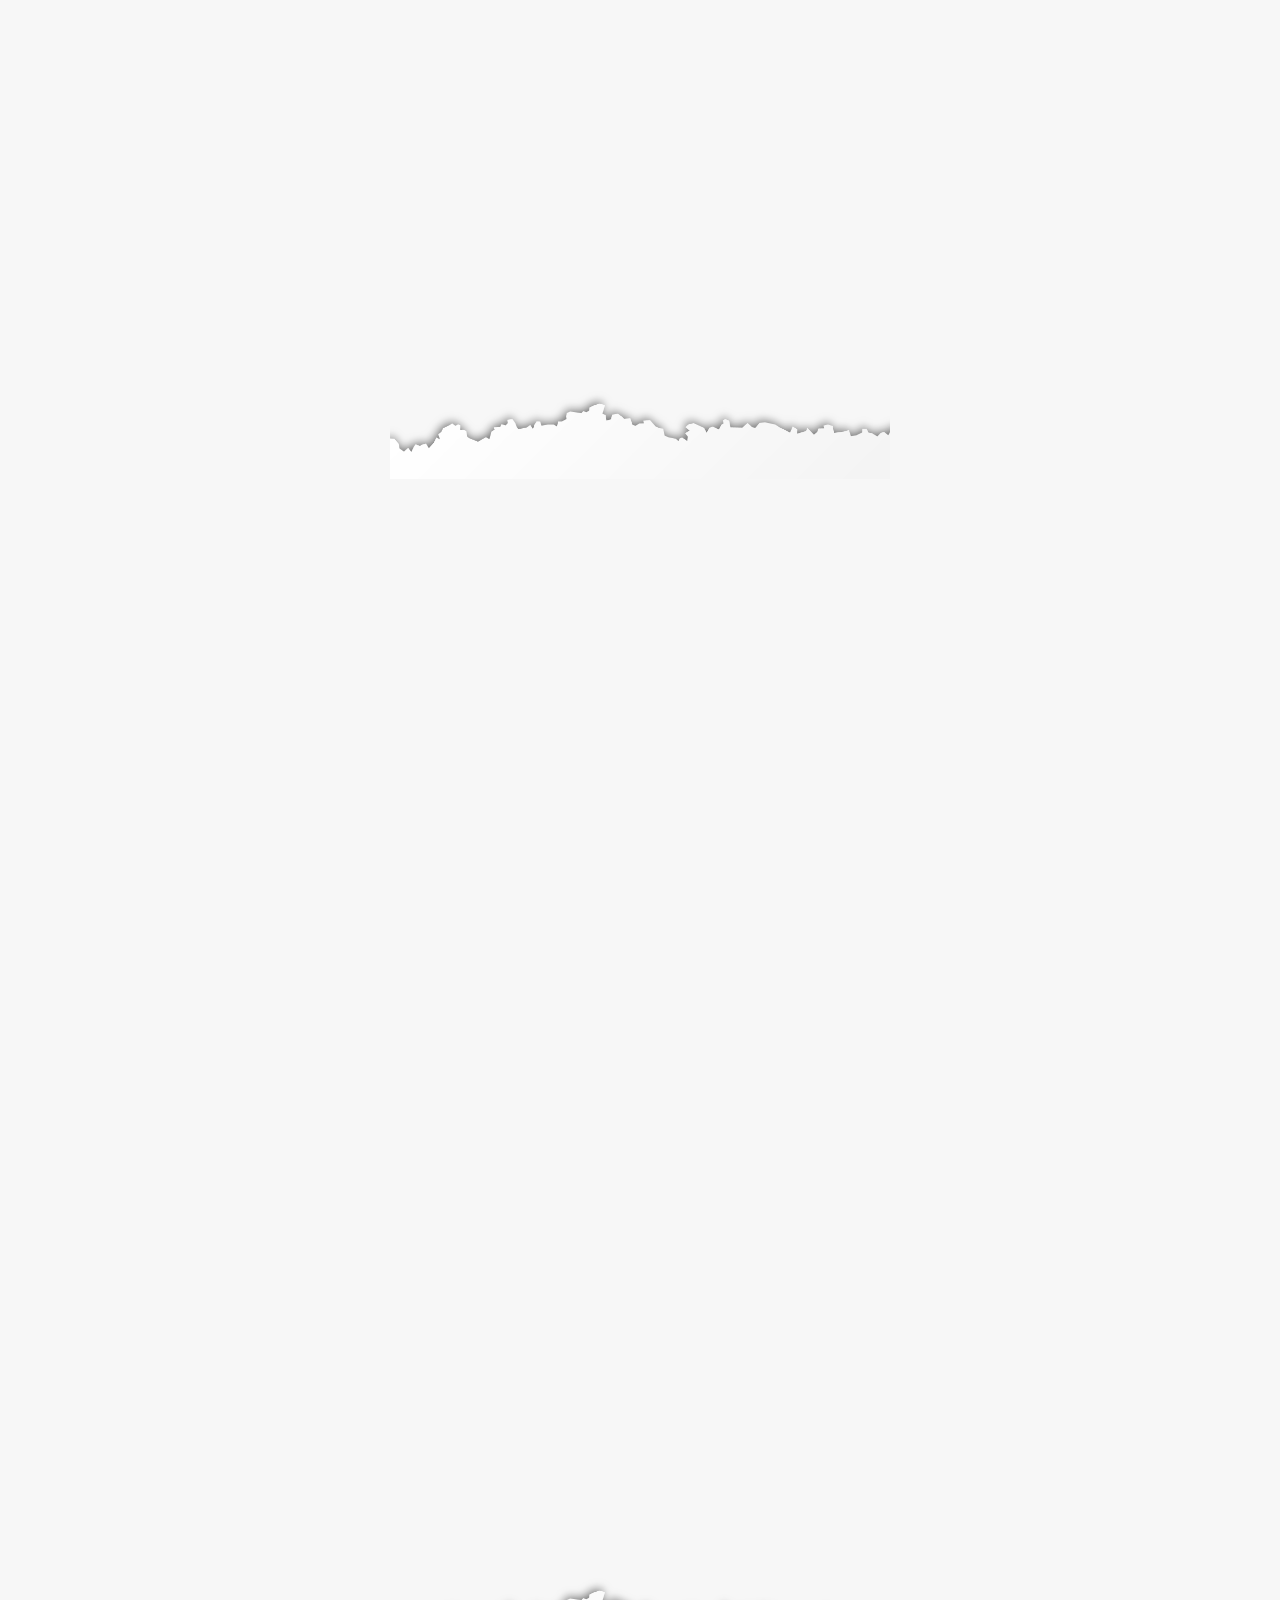
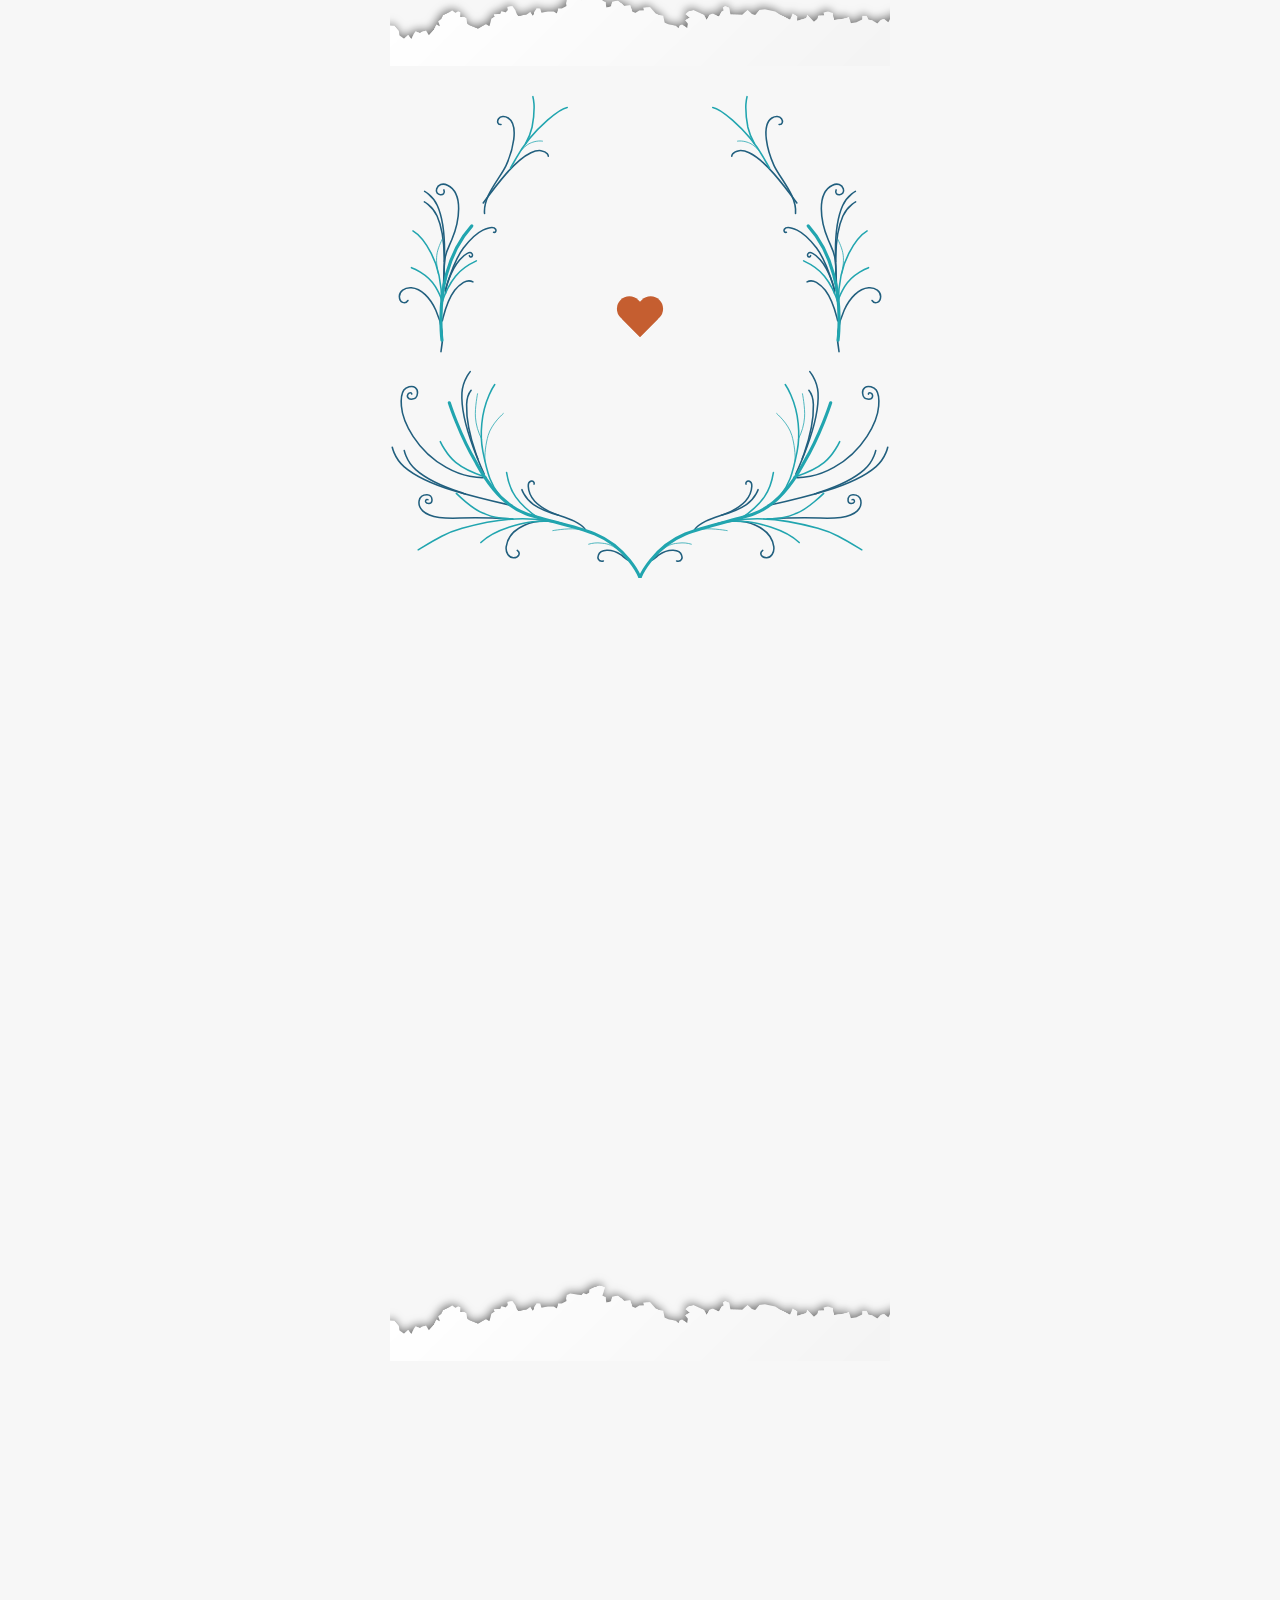
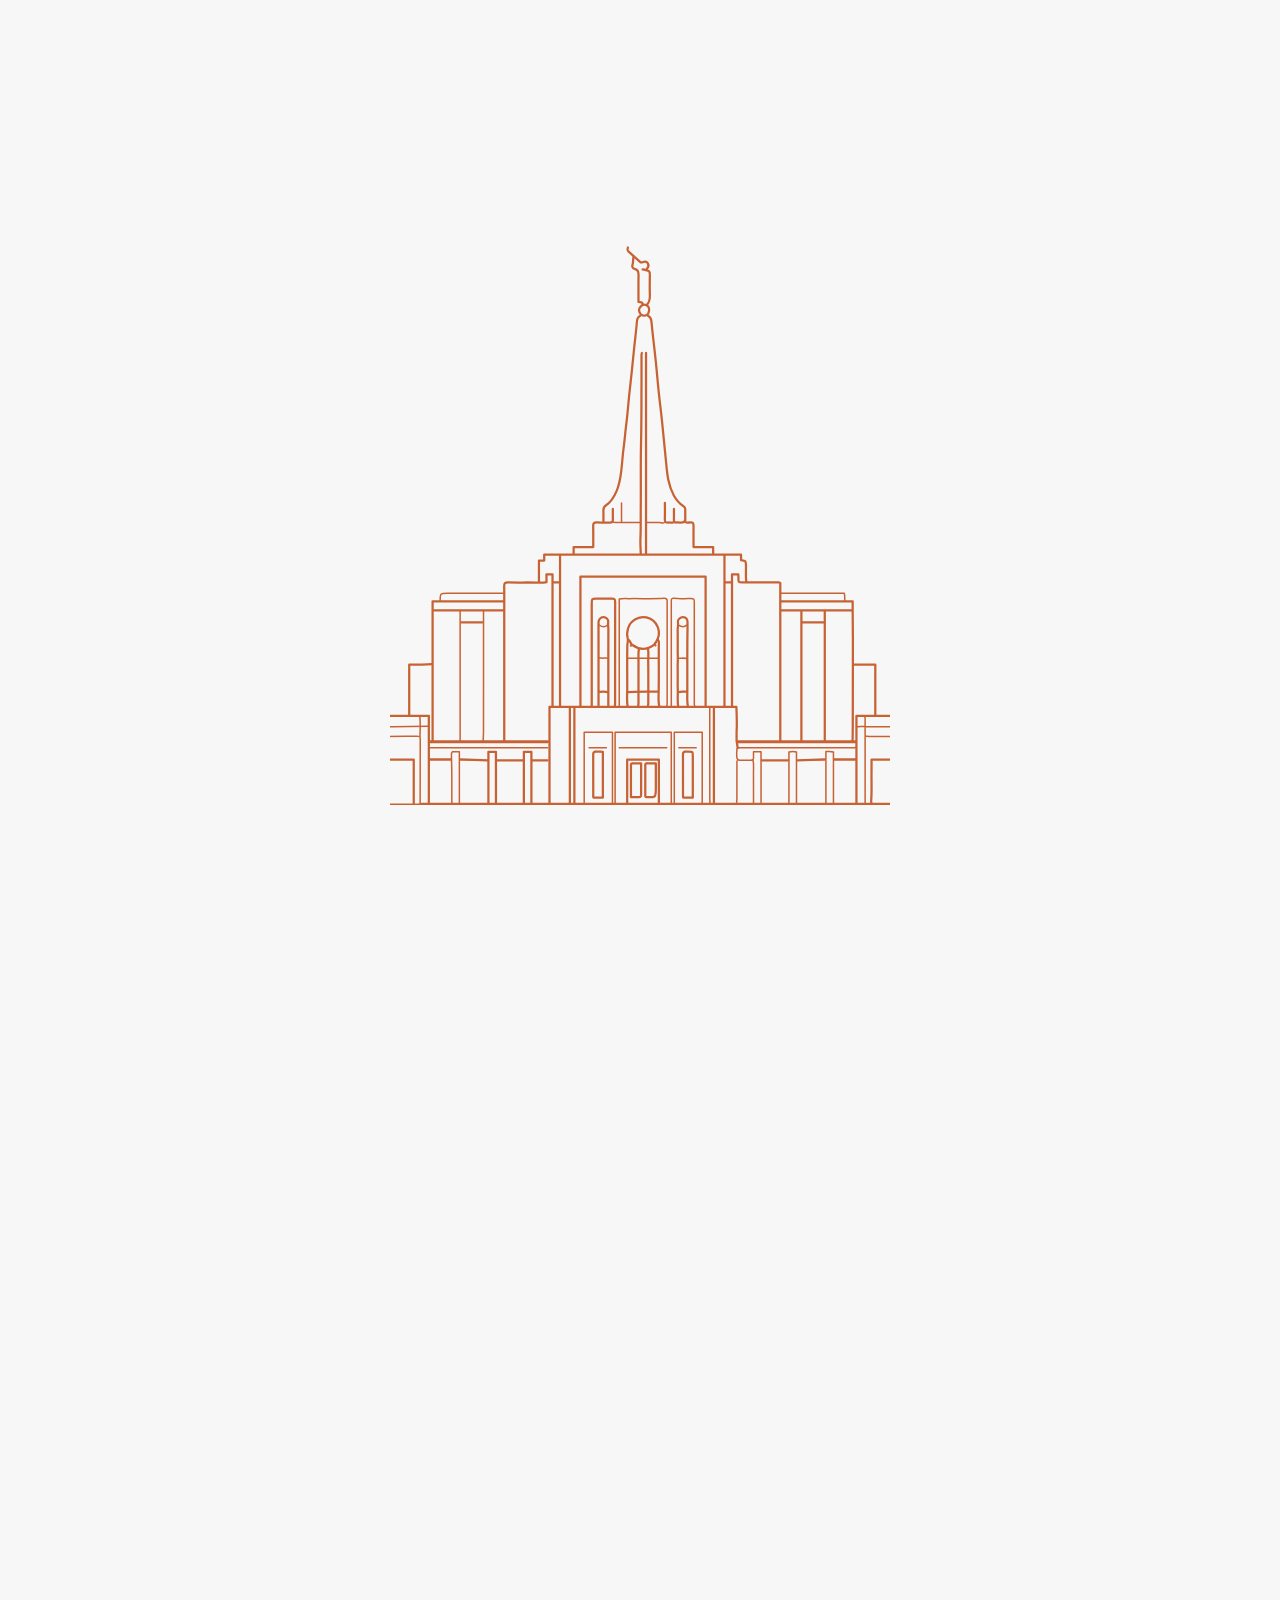
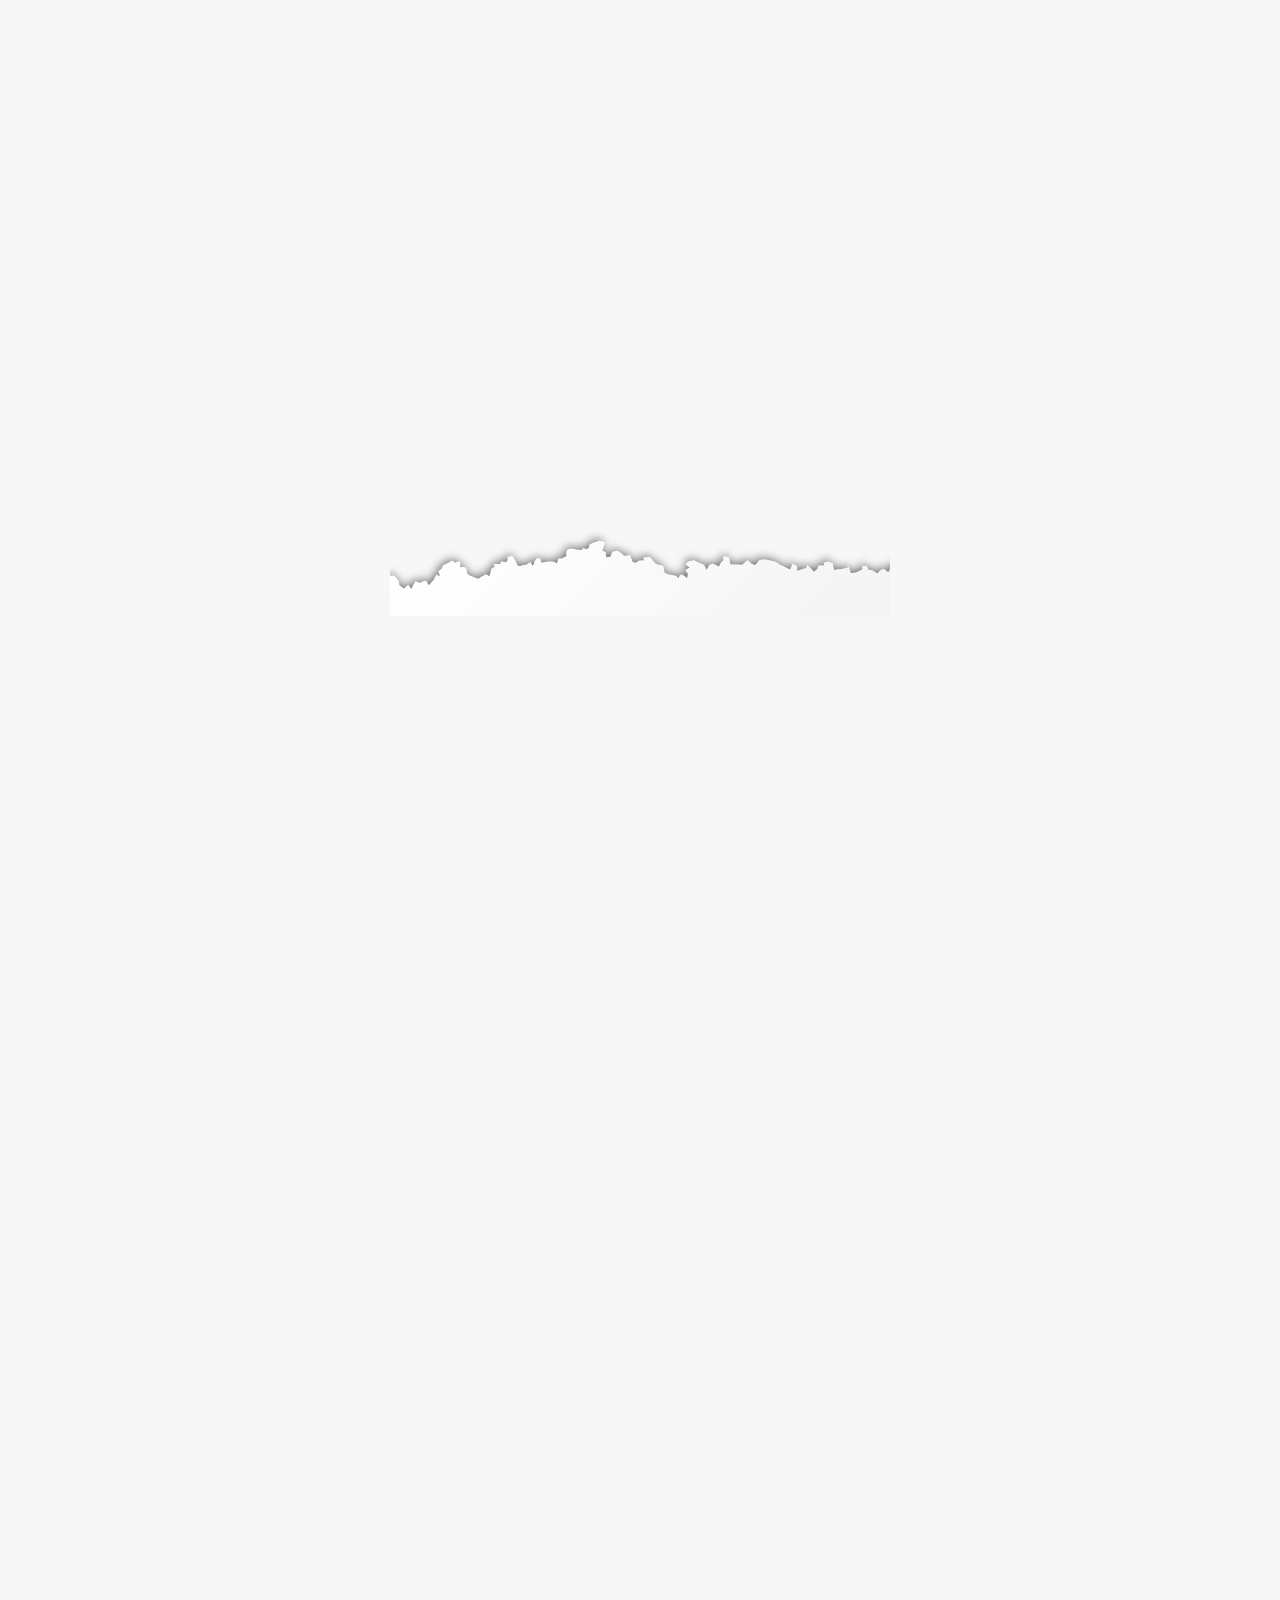
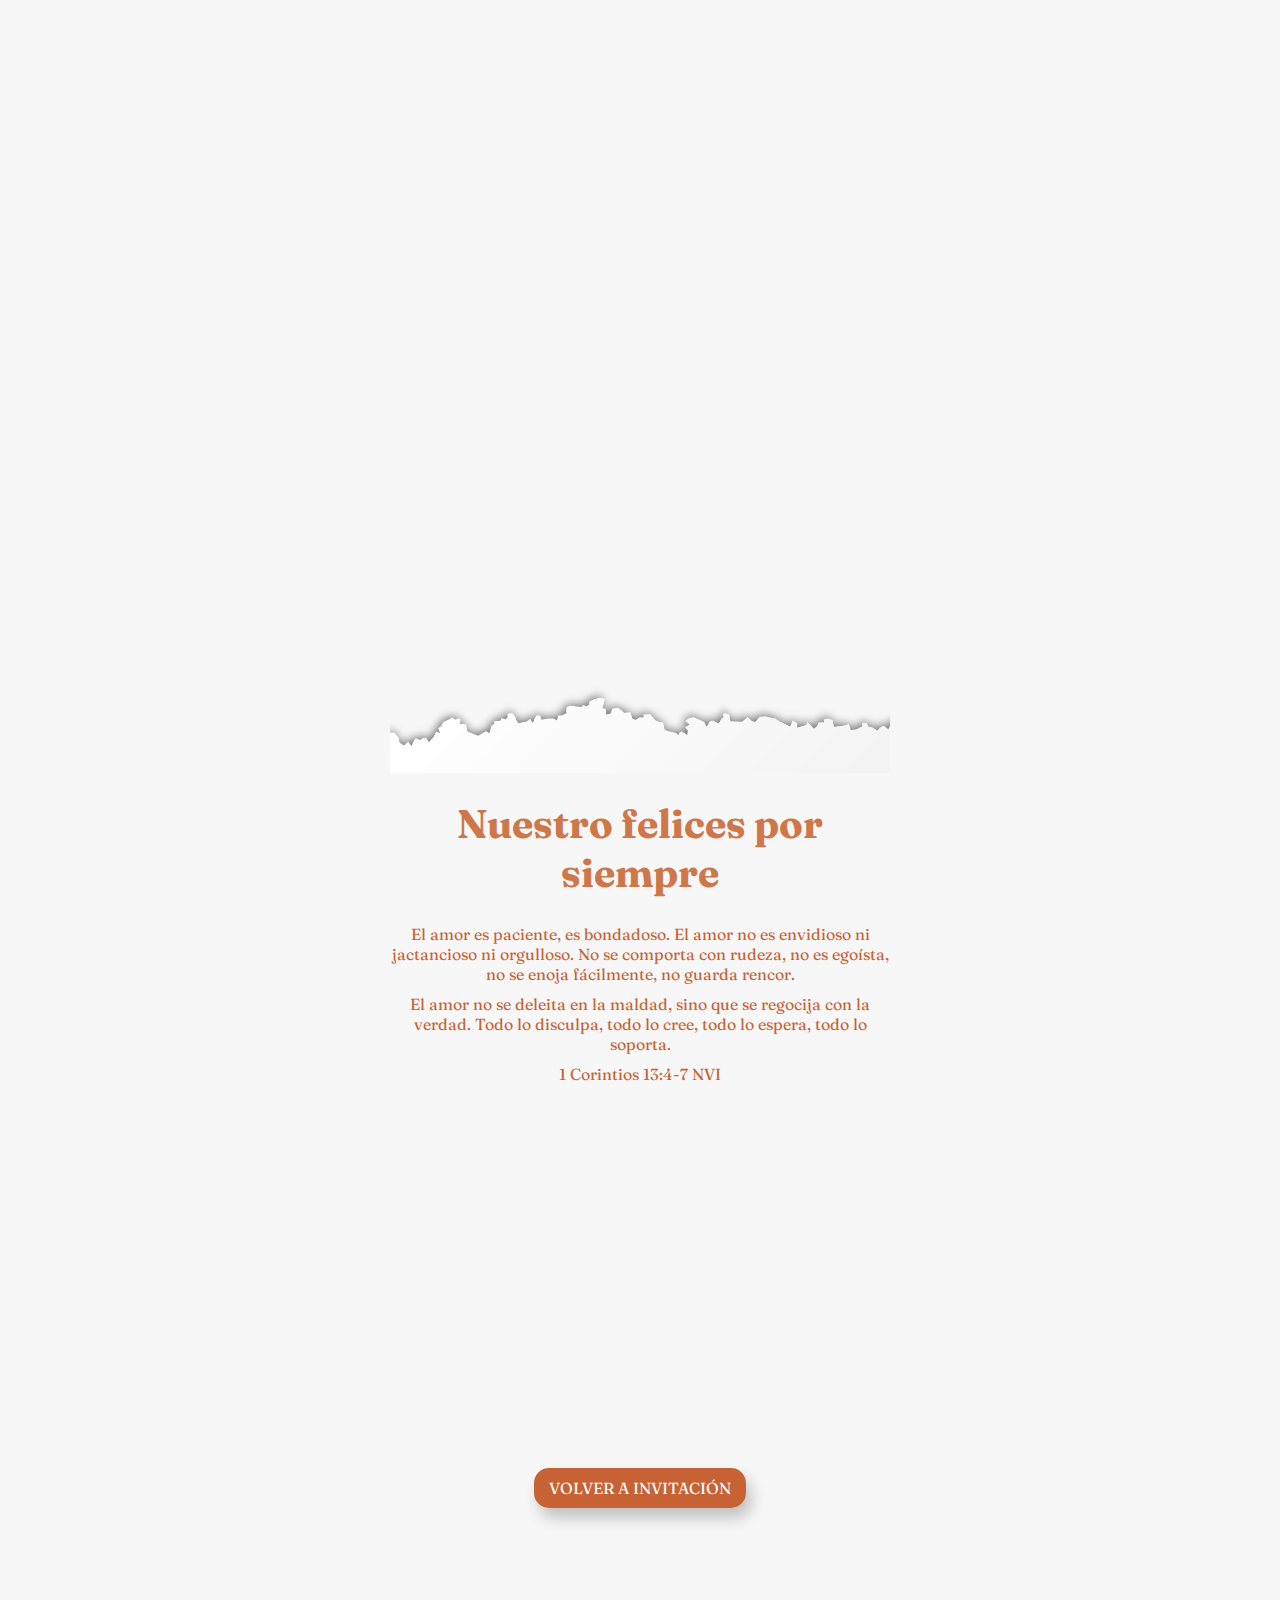
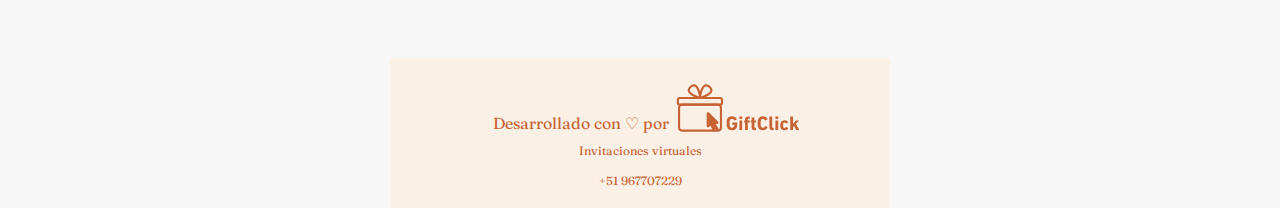
<file: home.html>
<!DOCTYPE html>
<html lang="en">

<head>
    <meta charset="UTF-8">
    <meta name="viewport" content="width=device-width, initial-scale=1.0">
    <title>Nuestra Boda Ruth y Luis</title>
    <link rel="icon" type="image/x-icon" href="favicon.ico">
    <link rel="stylesheet" href="styles1.css">
    <script src="https://code.jquery.com/jquery-3.6.0.min.js"></script> <!-- Include jQuery -->
    <script src="https://cdnjs.cloudflare.com/ajax/libs/gsap/3.9.1/gsap.min.js"></script> <!-- Include GSAP -->
    <link href="https://use.fontawesome.com/releases/v5.6.1/css/all.css" rel="stylesheet">
    <meta property="og:image" content="rings.jpg">
</head>

<body>
    <div class="container" id="music-controls">
        <div class="frame">
            <a id="play-btn" class="btn">
                <i class="fas fa-play"></i>
            </a>
            <a id="stop-btn" class="btn">
                <i class="fas fa-stop"></i>
            </a>

        </div>

        <audio id="music" loop>
            <source src="music.mp3" type="audio/mpeg">
            Your browser does not support the audio element.
        </audio>
        <img src="Flowers.PNG" alt="qr gift" class="flores">
    </div>
    <div id="png-container">
    </div>
    <div class="names">
        <h4 class="letering1">El amor es sufrido, es benigno; el amor no tiene envidia; el amor no es jactancioso, no se
            envanece,</h4>
        <h4 class="letering1">no hace nada indebido, no busca lo suyo, no se irrita, no guarda rencor;</h4>
        <h4 class="letering1">no se goza de la injusticia, sino que se goza de la verdad.</h4>
        <h4 class="letering1">Todo lo sufre, todo lo cree, todo lo espera, todo lo soporta.</h4>
        <div class="lineY">
            <div class="heart"></div>
        </div>
    </div>
    <div class="container1">
        <img src="flor3.PNG" alt="qr gift" class="flores">
    </div>
    <div id="png-container">
    </div>
    <div class="names">
        <p id="space" class="letering">Nada nos haría más felices que compartir contigo</p>
        <p class="name-2">NUESTRO DÍA ESPECIAL.</p>
        <p>"De ser compañeros de clase a ser compañeros de vida Ruth & Luis un si para siempre".
        </p>
    </div>
    <div class="container2">
        <img src="flor2.PNG" alt="qr gift" class="flores1">
    </div>
    <div id="png-container">
    </div>
    <div class="names">
        <h1 class="name-special">Ruth<br>y Luis</h1>
    </div>
    <div class="lineH">
        <div class="heart"></div>
    </div>
    <div class="containerf">
        <svg id="flower-frame" version="1.1" xmlns="http://www.w3.org/2000/svg" viewBox="0 0 641.5 637.3">
            <style type="text/css">
                .st0 {
                    fill: #FFFFFF;
                }

                .st1 {
                    fill: none;
                    stroke: #215F7E;
                    stroke-width: 2;
                    stroke-linecap: round;
                    stroke-linejoin: round;
                }

                .st2 {
                    fill: #64C1BB;
                }

                .st3 {
                    fill: none;
                    stroke: #21A5AF;
                    stroke-width: 2;
                    stroke-linecap: round;
                    stroke-linejoin: round;
                }

                .st4 {
                    fill: none;
                    stroke: #21A5AF;
                    stroke-linecap: round;
                    stroke-linejoin: round;
                }

                .st5 {
                    fill: #FCD8C5;
                }

                .st6 {
                    fill: #21A5AF;
                }

                .st7 {
                    fill: none;
                    stroke: #21A5AF;
                    stroke-width: 4;
                    stroke-linecap: round;
                    stroke-linejoin: round;
                }

                .st8 {
                    fill: #F7A998;
                }

                .st9 {
                    fill: #F3CE7F;
                }

                .st10 {
                    fill: #14A4AE;
                }

                .st11 {
                    fill: #61BFBA;
                }

                .st12 {
                    fill: #FDD9C6;
                }

                .st13 {
                    fill: none;
                    stroke: #FFFFFF;
                    stroke-linecap: round;
                    stroke-linejoin: round;
                }

                .st14 {
                    display: none;
                    fill: #FFFFFF;
                }
            </style>
            <defs>
            </defs>
            <g id="Footer_group_1_">
                <path id="Dots_1_" class="st0"
                    d="M556.2,110c0,1.7-1.4,3.1-3.1,3.1c-1.7,0-3.1-1.4-3.1-3.1s1.4-3.1,3.1-3.1l0,0
                    C554.9,106.9,556.2,108.3,556.2,110z M631.5,446.1c-1.7,0-3.1,1.4-3.1,3.1s1.4,3.1,3.1,3.1c1.7,0,3.1-1.4,3.1-3.1l0,0
                    C634.6,447.5,633.2,446.1,631.5,446.1L631.5,446.1z M508.8,64.1c-1.4,0-2.5,1.1-2.5,2.5s1.1,2.5,2.5,2.5s2.5-1.1,2.5-2.5
                    S510.2,64.1,508.8,64.1L508.8,64.1L508.8,64.1z M542.3,273.9c-1.4,0-2.5,1.1-2.5,2.5s1.1,2.5,2.5,2.5s2.5-1.1,2.5-2.5l0,0
                    C544.8,275.1,543.7,273.9,542.3,273.9C542.4,273.9,542.4,273.9,542.3,273.9L542.3,273.9z M605.7,424.2c-1.4,0-2.5,1.1-2.5,2.5
                    s1.1,2.5,2.5,2.5s2.5-1.1,2.5-2.5l0,0C608.2,425.3,607.1,424.2,605.7,424.2L605.7,424.2L605.7,424.2z M476.5,502.4
                    c-1.4,0-2.5,1.1-2.5,2.5s1.1,2.5,2.5,2.5s2.5-1.1,2.5-2.5S477.9,502.4,476.5,502.4L476.5,502.4z M548,479.8c-0.7,0-1.2,0.6-1.2,1.2
                    s0.6,1.2,1.2,1.2c0.7,0,1.2-0.6,1.2-1.2l0,0C549.2,480.4,548.7,479.8,548,479.8z M418.8,581.7c-0.7,0-1.2,0.6-1.2,1.2
                    c0,0.7,0.6,1.2,1.2,1.2c0.7,0,1.2-0.6,1.2-1.2l0,0C420.1,582.2,419.5,581.7,418.8,581.7z M562.8,148.3c-0.7,0-1.2,0.6-1.2,1.2
                    s0.6,1.2,1.2,1.2c0.7,0,1.2-0.6,1.2-1.2l0,0C564.1,148.9,563.5,148.3,562.8,148.3L562.8,148.3z M471,53.9c-0.7,0-1.2,0.6-1.2,1.2
                    c0,0.7,0.6,1.2,1.2,1.2c0.7,0,1.2-0.6,1.2-1.2l0,0C472.2,54.5,471.7,53.9,471,53.9z M628.7,440.1c-0.7,0-1.2,0.6-1.2,1.2
                    s0.6,1.2,1.2,1.2c0.7,0,1.2-0.6,1.2-1.2l0,0C629.9,440.7,629.4,440.1,628.7,440.1z M435,587.9c-0.7,0-1.2,0.6-1.2,1.2
                    c0,0.7,0.6,1.2,1.2,1.2c0.7,0,1.2-0.6,1.2-1.2l0,0C436.2,588.4,435.7,587.9,435,587.9z M88.3,106.9c1.7,0,3.1,1.4,3.1,3.1
                    s-1.4,3.1-3.1,3.1s-3.1-1.4-3.1-3.1l0,0C85.2,108.3,86.6,106.9,88.3,106.9z M6.9,449.2c0,1.7,1.4,3.1,3.1,3.1s3.1-1.4,3.1-3.1
                    s-1.4-3.1-3.1-3.1S6.9,447.5,6.9,449.2L6.9,449.2z M130.2,66.6c0,1.4,1.1,2.5,2.5,2.5s2.5-1.1,2.5-2.5s-1.1-2.5-2.5-2.5l0,0
                    C131.3,64.1,130.2,65.2,130.2,66.6z M96.7,276.4c0,1.4,1.1,2.5,2.5,2.5s2.5-1.1,2.5-2.5s-1.1-2.5-2.5-2.5
                    C97.8,273.9,96.7,275,96.7,276.4L96.7,276.4z M33.3,426.7c0,1.4,1.1,2.5,2.5,2.5s2.5-1.1,2.5-2.5s-1.1-2.5-2.5-2.5
                    C34.5,424.2,33.3,425.3,33.3,426.7L33.3,426.7z M162.5,504.9c0,1.4,1.1,2.5,2.5,2.5s2.5-1.1,2.5-2.5s-1.1-2.5-2.5-2.5
                    S162.5,503.5,162.5,504.9L162.5,504.9z M92.3,481.1c0,0.7,0.6,1.2,1.2,1.2c0.7,0,1.2-0.6,1.2-1.2c0-0.7-0.6-1.2-1.2-1.2l0,0
                    C92.8,479.8,92.3,480.4,92.3,481.1L92.3,481.1L92.3,481.1z M221.4,582.9c0,0.7,0.6,1.2,1.2,1.2s1.2-0.6,1.2-1.2
                    c0-0.7-0.6-1.2-1.2-1.2l0,0C222,581.7,221.4,582.2,221.4,582.9z M77.4,149.5c0,0.7,0.6,1.2,1.2,1.2s1.2-0.6,1.2-1.2
                    c0-0.7-0.6-1.2-1.2-1.2S77.4,148.8,77.4,149.5L77.4,149.5L77.4,149.5z M169.3,55.2c0,0.7,0.6,1.2,1.2,1.2s1.2-0.6,1.2-1.2
                    c0-0.7-0.6-1.2-1.2-1.2C169.9,53.9,169.3,54.4,169.3,55.2C169.3,55.1,169.3,55.1,169.3,55.2L169.3,55.2z M11.6,441.3
                    c0,0.7,0.6,1.2,1.2,1.2c0.7,0,1.2-0.6,1.2-1.2c0-0.7-0.6-1.2-1.2-1.2l0,0C12.1,440.1,11.6,440.7,11.6,441.3z M205.3,589.1
                    c0,0.7,0.6,1.2,1.2,1.2s1.2-0.6,1.2-1.2c0-0.7-0.6-1.2-1.2-1.2l0,0C205.8,587.9,205.3,588.4,205.3,589.1z" />
                <g id="RightGroup_1_">
                    <g id="RightTopGroup_1_">
                        <g id="StrokesGroup30_1_">
                            <path id="Stroke30f_1_" class="st1" d="M520.3,168.7c2.1-22.9-20.4-45.6-27.7-61.8c-7.9-17.4-17.2-51.1-2.6-60.7
                                c4.3-2.8,9.9-2.5,12.3,0.9s1.2,8-3.1,7.4" />
                            <path id="Stroke30e_1_" class="st1" d="M522,155.2c0,0-17.3-23.5-29-37c-12.8-14.7-21.7-22.4-32.2-27.4
                                c-4.8-2.3-9.6-3.1-12.9-2.7c-9.1,1.2-9.4,7-9.4,7" />
                            <g id="Stroke30d_1_">
                                <path id="Stroke30d_3_1_" class="st1" d="M571.8,230.3c0-1.9,0-3.7,0.1-5.5c0.4-24,3-39.1,9.2-52.9c2.6-5.7,6.5-10.7,11.3-14.6
                                    c1.6-1.3,3.2-2.5,5-3.5" />
                                <path id="Stroke30d_2_1_" class="st1" d="M572.2,252.9c0.8-32.5-4-36.2-10.1-50.8c-9.5-22.4-15.6-59.6,5.7-69.7
                                    c6.2-3,12.1-0.7,13.8,4.6c3.2,9.5-12.8,10.4-9.2,1.4" />
                                <path id="Stroke30d_1_1_" class="st1" d="M574.4,282.6c0,0-3-40.8-2.9-65.8c0.1-27.3,2.6-43.6,9.3-58.4
                                    c2.6-5.7,6.5-10.7,11.3-14.6c1.6-1.3,3.2-2.5,5-3.5" />
                            </g>
                            <g id="Stroke30c_1_">
                                <path id="Stroke30c_2_1_" class="st1" d="M570.3,271.1c0,0,0.3-11.4-10.7-32c-3.4-6.4-11-16.4-17.8-19.6c-1.8-0.9-4-1-5.1,0.2
                                    c-1.9,1.9-0.9,4.6,0.7,4.7c0.7,0.1,2.3-0.2,2.2-1.6" />
                                <path id="Stroke30c_1_1_" class="st1" d="M570.7,267.7c0,0-10.1-37.2-23.4-54.6c-8.3-10.9-15.3-18.4-25-23
                                    c-2.3-1.1-13.3-6.3-16.3-1.2c-1.2,2,0,4.5,2.6,4" />
                            </g>
                            <path id="Stroke30b_1_" class="st1"
                                d="M576.1,346c-7.6-34.7,12.5-79.9,38-81.9c9-0.7,15.5,4.9,15.4,11c-0.2,8-7.4,10.6-11,5.2" />
                            <path id="Stroke30a_1_" class="st1" d="M574.4,306.4c-0.3-1.4-0.7-2.8-1-4.1c-4.2-16.5-8.4-26.5-14.9-35.1
                                c-3.2-4-7.1-7.4-11.4-10.1c-6.7-3.6-12-0.6-12-0.6" />
                        </g>
                        <g id="LeafGroup29_1_">
                            <g id="LeafGroup29c_1_">
                                <path id="Leaf29c_1_" class="st2"
                                    d="M459.3,0c0,0-5.8,10.8-6.7,13.4c-1.6,5.3-2.2,10.9-2,16.4c0.6,7.1,2.6,14,6,20.2l1.4,2.6
                                    c0,0,2.9-3.7,4.9-6.1c1.6-2,4.5-5.8,4.7-13.6c0.2-8.2-0.4-12.1-4.4-22.4C460,2.2,459.3,0,459.3,0z" />
                                <path id="Stem29c_1_" class="st3" d="M467.6,79.1c-6.3-11.2-6.8-14.1-8.5-21.4c-1.7-8.2-2.6-16.6-2.6-25
                                    c0-4.7,0.5-9.4,1.6-13.9" />
                            </g>
                            <g id="LeafGroup29b_1_">
                                <path id="Leaf29b_1_" class="st2"
                                    d="M458.5,77.2c0,0-0.8,0.7-1.4,1c-3.3,1.8-7,2.5-10.7,2.2c-3.4-0.3-6.7-1.5-9.6-3.3
                                    c-2-1.3-6.4-4.5-6.6-4.7c0.2-0.1,7.5-2.1,10.9-2.8c5.8-1.2,10.6,0.9,14.8,4.7C456.9,75.1,457.8,76.1,458.5,77.2z" />
                                <path id="Stem29b_1_" class="st4"
                                    d="M473.7,88.2c-7.5-8-10.9-9.4-15.5-11c-7.3-2.5-12.4-1.3-12.4-1.3" />
                            </g>
                            <g id="LeafGroup29a_1_">
                                <path id="Leaf29a_1_" class="st2" d="M383,14.3c0,0,26.1,1.3,36.5,7.6c14.9,9,19.7,26.8,19.7,26.8s-13.1,2.3-30.8-7.9
                                    C394.7,32.7,383,14.3,383,14.3z" />
                                <path id="Stem29a_1_" class="st3" d="M487,110.6c0,0-4.7-8.2-7.2-12.6c-11.9-21.5-28.1-38.2-40.4-49
                                    c-10.2-8.9-18.7-15.3-25.3-16.3" />
                            </g>
                        </g>
                        <g id="LeafGroup28_1_">
                            <g id="LeafGroup28b_1_">
                                <path id="Leaf28b_1_" class="st2" d="M568.8,187.6c0,0,5.8,5.7,6.8,6.8c1.8,2.2,3.1,4.8,4,7.5c0.5,1.8,0.7,3.7,0.7,5.5
                                    c0,1.5-0.2,3.1-0.6,4.6l-0.3,1.4c0,0-2.6-1.7-4.2-2.6c-2.3-1.1-4.2-3-5.3-5.4c-2.1-4.2-1.8-6.3-1.3-11.6
                                    C568.7,191.7,568.8,189.7,568.8,187.6z" />
                                <path id="Stem28b_1_" class="st4"
                                    d="M579.3,246.7c3.7-15.2,2.4-23.8,1.6-27.8c-1.6-8-6.5-17.3-6.5-17.3" />
                            </g>
                            <g id="LeafGroup28a_1_">
                                <path id="Leaf28a_1_" class="st2"
                                    d="M629.2,171.6c0,0-11.3,5.4-14.9,7.4c-5,2.9-8.7,7.1-11.5,10.6c-3.9,5.5-6.7,11.7-8.1,18.2
                                    l-0.6,2.7c0,0,4.9-1.2,7.9-1.8c2.4-0.4,6.4-0.8,11.7-5.9c6.3-6.2,7.6-10.1,11.1-20C626,179.1,627.5,175.3,629.2,171.6z" />
                                <path id="Stem28a_1_" class="st3"
                                    d="M576,298c0,0-0.8-9.5-0.8-14.3c0.1-36,8-53.5,13.5-63.9c6.1-11.6,13-22.6,23.5-28.7" />
                            </g>
                        </g>
                        <g id="LeafGroup27_1_">
                            <path id="Leaf27_1_" class="st2" d="M634.2,230.1c0,0-9.2,14.3-16,17.6c-9.7,4.7-23.3,1.4-23.3,1.4c3.5-7,9.1-12.7,16-16.4
                                C619.8,228.3,634.2,230.1,634.2,230.1z" />
                            <path id="Stem27_1_" class="st3"
                                d="M575,280.3c2.3-7.7,3.7-10,8.5-18.1c10.2-16.9,30.5-24,30.5-24" />
                        </g>
                        <g id="BudGroup26_1_">
                            <path id="Stem26_1_" class="st3"
                                d="M575.7,285.1c-5.4-16.8-11.8-28-18.3-36c-9.4-11.6-26.7-19.6-26.7-19.6" />
                            <g id="Bud26_1_">
                                <path id="Bud26Bud_1_" class="st5" d="M509.4,233.3c-1.5,0-3-0.2-4.5-0.6c-1.3-0.4-2.4-0.8-1.8-2.5c0.4-1.3,2.2-2.1,4.1-2.7
                                    c1.6-0.5,3.3-0.8,5-0.8c1.5,0,4.4,0.2,4.4,0.2s-2.2-0.5-3.6-0.9c-1.9-0.7-3.8-1.6-5.5-2.7c-1-0.6-2-1.3-2.8-2.2
                                    c-0.7-0.8-1-2-0.6-3c0.6-0.9,1.6-1.5,2.7-1.7c1.2-0.3,2.5-0.3,3.8-0.1c2.1,0.3,4.1,0.9,6,1.8l2.3,1c-0.7-0.4-1.4-0.8-2-1.2
                                    c-1.9-1.4-3.4-3.3-4.3-5.5c-1.1-2.7-0.9-3.1-0.5-3.5c0.4-0.4,1.4-0.6,3.8,1c2.4,1.5,4.5,3.5,6,5.9c1.8,2.5,7.6,9.5,7,12.7
                                    c-0.4,2.2-3.1,2.5-3.1,2.5s-6.7,1.3-8.7,1.7C514.6,233.1,512,233.4,509.4,233.3z" />
                                <path id="Bud26Leaf_1_" class="st6" d="M532,230c0.1-0.5-0.2-1-0.6-1.3c-2-1.1-0.8-3-2.3-5.3c-0.7-1-1.4-1.9-2.3-2.7
                                    c-2.2-2-2.3-1.5-2.3-1.5s0.1,1.8,0.2,2.4s1.7,4.1,1.7,4.1s-2.7-0.7-3.7-1s-2.6-0.5-3,0.3s0.5,1.4,1.5,2s3.9,1.9,3.9,1.9
                                    s-3.6,0.9-4.2,1.4c-0.5,0.5-0.8,1.1-1,1.8c0,0,0.3,0,2.7,0.1c1.3,0.1,2.6-0.1,3.9-0.4c1.6-0.4,2.3-1.6,3.9-1.4
                                    c0.1,0,0.2,0.1,0.3,0.1C531.9,231,532,230,532,230z" />
                            </g>
                        </g>
                        <g id="FlowerGroup25_1_">
                            <path id="Stem25_1_" class="st7"
                                d="M574.8,331.3c0,0,5.5-42.9-5.6-84.1c-9-33.3-24.6-53.7-32.7-62.6" />
                            <g id="WholeFlower25_1_">
                                <g id="PinkFlowerGroup25_1_">
                                    <path id="BackPetals25_1_" class="st8" d="M527.6,154.7c0-0.3,1.5-14.3,0.5-22.6c-0.3-4.5-1.1-8.9-2.5-13.2
                                        c-1.3-4.5-3.1-8.8-5.5-12.8c-3.5-9-12-9.7-17.4-7.2c-2.3,1.1-5,2.4-6.2,4.8c-1.1,2-1.6,4.3-1.4,6.6c0.2,1.3,0.5,2.6,1.1,3.8
                                        l-1.9-2c-3-3.5-6.8-4.3-11.2-3c-1.4,0.3-2.6,0.9-3.8,1.6c-1.9,1.1-3.3,2.8-4,4.9c-0.9,2.9-0.4,10.1-0.4,10.1s-5.4-1.7-7.5-1.2
                                        c-3.3,0.8-6.2,2.3-7.3,6c-1,2.8-1.2,5.9-0.6,8.8c0.6,2.5,2,4.7,4,6.2c5.5,4.5,11.4,8.6,17.6,12.1c7.1,4.1,14.9,6.9,23,8.2
                                        c3.2,0.6,19,1.9,21-1.1S527.6,154.7,527.6,154.7z" />
                                    <path id="Pollen25_1_" class="st9"
                                        d="M500,134.3l-15.5-17.4c-2-1.6-9.2-5.2-10.6-5.8c-2-1-4.1-1.9-6-2.8
                                        c-1.9,1.4-3.1,1.5-4.4,0.4c-1-0.6-1.3-1.9-0.8-2.9c0.4-0.8,1.2-1.3,2.1-1.5c2.3-0.1,3.1,0.6,3.6,2.6
                                        c3.5,1.6,13.5,6.2,13.5,6.2l-3.4-3.1c-4.6-3.7-9.2-7.4-13.8-11.1c-2.2,1.5-2.9,1.6-4.1,0.5c-1-1-1.3-2.6-0.8-3.9
                                        c0.8-1.1,2.1-1.6,3.5-1.3c1.5,0.5,1.8,1.2,1.6,3.8c5.9,2.9,19.7,14.8,21.3,16.4v-0.1v0.1l-2.8-6.1l-5.2-10.1
                                        c-1.9,0.1-3.6-0.2-4-2.5c-0.3-1.4,0.4-2.9,1.7-3.6c1.3-0.6,2.8-0.4,3.8,0.7c1.3,1.4,0.8,3,0,4.7l5.4,10.1
                                        c0.7,1.8,1.5,3.5,2.2,5.3s1.1,3.8,2.1,5.3c2.7,3.9,10.4,14,10.5,14.1L500,134.3z" />
                                    <path id="FrontPetals25_1_" class="st5" d="M515.8,160.8c-4.9-1.3-9.9-2.5-14.8-3.8c-2.4-0.7-4.8-1.5-7.2-2.4
                                        c-7.1-3-13.6-7.3-19.2-12.6c-1-0.8-1.8-1.6-2.6-2.5c-2-2.8-2.7-9.7,0.2-12.9c0.7-0.8,1.5-1.4,2.4-1.9c1.6-0.8,4-0.4,5.9-0.2
                                        c3.1,0.4,5.6,2.3,8,4.1c1.9,1.4,7.6,7,8.3,7.9c2.2,2.6,4.3,5.2,6.5,7.8c4,4.5,8.1,8.9,12.1,13.3c-0.6-0.3-3.1-1.6-3.3-1.7
                                        c-1.4-0.9-21.7-13.2-24-13.3c0.8,1.8,4.4,4.1,4.7,4.4C492.8,146.8,515.8,160.7,515.8,160.8z M529.8,147.6
                                        c0.7-5.9,1.5-11.8,1.9-17.8c0.3-3.9,0.3-7.8-0.2-11.7c-1-7.2-2.5-14.4-3.9-21.5c-0.2-0.6-0.4-1.3-0.7-1.9l-0.6,0.7
                                        c-2.4,2.7-4.4,5.8-5.8,9.1c-0.7,1.6-1.8,4.1-2.1,4.8s-3.5,9.3-1.1,17.3c1.8,5,2.8,10.2,4.2,15.4c0.9,3.3,1.8,6.7,2.7,10.1
                                        c0,0.2,0.1,0.4,0.3,0.5c-0.1-11.5,0.9-23-2.5-34.3c0.9,0.8,1.6,1.8,1.9,3c0.7,2.6,1.3,5.2,1.8,7.8c0.9,8.3,1.2,16.7,0.7,25
                                        c-0.1,1-0.3,2-0.5,3l-1,4.1c-0.2-1.8-1-5.6-1.2-6.4c-2-6.8-3.9-13.7-5.8-20.5c-0.8-3-3-9-3-9c-1.7-4-3-8.1-5.1-11.9
                                        c-1.6-2.9-3.8-5.6-7.7-5.5c-2,0-3.9,0.7-5.6,1.8c-0.9,0.7-1.7,1.6-2.3,2.6c-1.5,2.8-2.2,6-2,9.1c0.6,4,1.8,7.8,3.6,11.4
                                        c0.8,1.5,6.1,7.7,8.8,10.8c4.2,4.7,13.7,14.8,14,15c-0.5-2-1.1-3.9-1.8-5.9c-2.1-4.5-4.4-8.9-6.7-13.3
                                        c-1.9-3.7-6.1-11.8-6.1-12.6c1.1,1,2.2,2.1,3,3.3c2.4,4.1,4.7,8.2,7.1,12.2c4,6.8,6.4,14.2,8.7,21.7c0,0-9.6-2-11.2-2.5
                                        c-5.3-1.4-10.7-2.7-15.9-4.4c-5.8-2-11.2-5-16.1-8.7c-1.2-0.9-2.5-1.6-4-1.9c-1.6-0.4-2.8-0.6-4.5-0.8
                                        c-2.8-0.5-5.6-0.7-8.4-0.6c-3.1,0.1-5.3,1.4-8.1,2.8c1.3,0.5,12.5,6.3,17.4,8.6c3.4,1.7,6.8,3.2,10.4,4.6
                                        c4.4,1.4,8.8,2.6,13.3,3.4c3,0.6,13.2,2.2,16.1,1.8c-0.5-0.2-5.7-1.5-6.1-1.6c-4.1-1.1-8.4-1.9-12.5-3.2
                                        c-4.7-1.5-9.4-3-13.3-6.3c-0.4-0.3-1.2-1.2-1.2-1.2s1.7,0.6,2.4,0.9c2.9,1.3,5.9,2.5,9,3.4c7.9,2.2,15.9,4.1,23.8,6.1
                                        c0.9,0.1,4.5,1.7,5.6,1.7c0.9,0.1,1.9,0,2.8-0.2c0.7-0.1,1.3-0.4,1.9-0.7c0.4-0.2,0.7-0.6,0.8-1
                                        C527.7,159,529.2,153.4,529.8,147.6L529.8,147.6z" />
                                </g>
                                <g id="BaseGroup25_1_">
                                    <path id="Back25_1_" class="st10"
                                        d="M529.8,154.1c-0.8-0.4-1.6,0.4-2.1,1.2c-1.7,2.3-3.7,4.5-5.9,6.4
                                        c-2.1,1.5-4.4,2.8-6.8,3.9c-0.5,0.1-0.9,0.3-1.3,0.6c-0.3,0.3,0.1,1.2,0.1,1.2s1,1.6,1.3,2.2c3.1,4.9,5.8,6.9,9.9,10.3
                                        c2.4,2,5.6,3.6,8.2,5.3c0.8,0.5,1.8,0.8,2.5,1.3c0.4,0.3,0.8,0.7,1.1,1.2c0.3,0.7,1.4,0.3,2.1-0.1c0.8-0.5,1.2-1.5,0.8-2.3
                                        c-0.2-0.5-0.2-1-0.2-1.5c1-4.8-0.1-9.2-1.8-13.6s-3.4-8.3-5.2-12.4C531.8,156.2,531.2,154.8,529.8,154.1z" />
                                    <path id="Lines25_1_" class="st11" d="M527.9,163.9c1.5,2.4,6.8,11.9,7.8,14.1c0,0,0.8,2.6,0.5,3.2c-0.1,0.2-0.3,0-0.3-0.1
                                        c-3.3-6.1-9.6-18.1-9.7-18.3s0.2-0.4,0.3-0.3C527.1,162.9,527.5,163.4,527.9,163.9z M518.3,168.1c-0.2,3.7,12.6,15,17,15.2
                                        C528.9,179.1,523.2,174,518.3,168.1z M537.6,182c1.6-4.2-4-20.9-7.5-22.2C533.7,166.8,536.3,174.3,537.6,182z M523.7,167
                                        c1.5,2.4,7.7,11.4,9.2,13.3c0,0,2,1.9,2.6,1.9c0.2,0,0.2-0.2,0-0.3c-4-5.6-12-16.6-12.1-16.8s-0.4,0-0.4,0.2
                                        C523.2,165.9,523.4,166.5,523.7,167L523.7,167z" />
                                </g>
                            </g>
                        </g>
                    </g>
                    <g id="RightBottomGroup_1_">
                        <g id="StrokesGroup24_1_">
                            <g id="Stroke24g_1_">
                                <path id="Stroke24g_2_1_" class="st1" d="M520.7,503.1c5.1-11.7,10.3-24.3,14.1-34.6c11.4-30.7,15.5-50.1,14.4-69.6
                                    c-0.5-7.5-2.8-14.7-6.5-21.2c-1.2-2.1-2.6-4.2-4.1-6.1" />
                                <path id="Stroke24g_1_1_" class="st1" d="M528.8,483.5c0.8-2.1,1.5-4.2,2.3-6.2c9.7-27.2,12.6-45.2,12.1-63.4
                                    c-0.2-7.9-1.1-12.7-5.8-18.4" />
                            </g>
                            <path id="Stroke24f_1_" class="st1"
                                d="M518.4,507.2c0,0,6.6,1.2,21-1.4c7.7-1.4,17.6-4.3,30.1-11.3
                                c38.2-21.4,56-58.7,57.5-78.8c0.9-11.8-0.2-16.3-3.2-20.5c-2.6-3.6-10.3-6.3-14.6-3.2c-4.6,3.4-3,10.9-0.4,13.2
                                c1.8,1.5,6,2.3,8.2,1.2c2.1-1.2,2.8-3.9,1.6-5.9c-0.1-0.1-0.2-0.3-0.3-0.4c-1.1-1.6-4.7-2.2-4.4,0.4" />
                            <g id="Stroke24e_1_">
                                <path id="Stroke24e_2_1_" class="st1" d="M545.1,528.4c2.1-0.7,4.2-1.3,6.2-2c27.1-8.8,43.4-16.9,56.9-28.7
                                    c5.5-4.9,9.9-11.1,12.7-17.9c1-2.2,1.7-4.5,2.3-6.9" />
                                <path id="Stroke24e_1_1_" class="st1" d="M484.7,543.5c0,0,47.4-10.7,75.7-19.4c30.9-9.5,48.6-18,63.2-30.7
                                    c5.5-4.9,9.9-11.1,12.7-17.9c1-2.2,1.7-4.5,2.3-6.9" />
                            </g>
                            <path id="Stroke24d_1_" class="st1" d="M484.4,560.7c66.6-4,71,1.1,94-2c20.5-2.8,27.4-12.6,25.7-21.5c-1-5-4.3-7.8-10.1-7.7
                                c-3,0.1-6.9,1.7-6.3,7.8c0.5,5,7,3.8,8,1.5c0.3-0.8,0.2-4.1-2.8-3" />
                            <path id="Stroke24c_1_" class="st1" d="M417.6,567.4c40.5-12.4,71.9,6.2,74.8,28.8c1,8-3.7,14-9.1,14.2
                                c-7.1,0.2-9.8-6.1-5.1-9.5" />
                            <g id="Stroke24b_1_">
                                <path id="Stroke24b_2_1_" class="st1" d="M425.3,555.8c13.2-3.6,23.1-7.6,32-13.6c5.1-3.6,9.4-8.2,12.4-13.7
                                    c1-1.8,1.9-3.6,2.6-5.5" />
                                <path id="Stroke24b_1_1_" class="st1" d="M390.7,574.3c10.1-13.6,35.3-17.3,46.9-23.4c14.2-7.5,25.9-16.6,26.6-32.2
                                    c0.2-3.8-0.9-6-3.7-6.6s-4.6,2.3-3.7,3.8" />
                            </g>
                            <path id="Stroke24a_1_" class="st1"
                                d="M334.2,614.2c3.7-1,7.7-5.2,11.3-7.7c12-8.3,26.2-7,28.8,0.9c1,2.7,0.4,8.6-6.6,7.2" />
                        </g>
                        <g id="BudGroup23_1_">
                            <path id="Stem23_1_" class="st3"
                                d="M521,506c16.8-5.3,28.1-11.5,36.2-18c11.7-9.3,19.8-26.6,19.8-26.6" />
                            <g id="Bud23_1_">
                                <path id="Bud23Bud_1_" class="st5"
                                    d="M572.7,441.5c0.1-1.5,0.3-3,0.7-4.5c0.4-1.3,0.8-2.4,2.5-1.8c1.3,0.4,2.1,2.2,2.7,4.2
                                    c0.5,1.6,0.7,3.3,0.7,5c0,1.5-0.3,4.4-0.3,4.4s0.6-2.2,1-3.6c0.7-1.9,1.6-3.8,2.8-5.5c0.6-1,1.3-1.9,2.2-2.8
                                    c0.8-0.7,2-0.9,3-0.5c0.9,0.6,1.5,1.6,1.7,2.7c0.3,1.2,0.3,2.5,0.1,3.8c-0.3,2.1-0.9,4.1-1.8,6c-0.2,0.5-1.1,2.3-1.1,2.3
                                    c0.4-0.7,0.8-1.4,1.3-2c1.4-1.9,3.4-3.4,5.6-4.3c2.8-1,3.1-0.9,3.5-0.5s0.6,1.4-1.1,3.8c-1.6,2.4-3.6,4.4-6,6
                                    c-2.5,1.7-9.6,7.4-12.8,6.8c-2.2-0.4-2.5-3.1-2.5-3.1s-1.2-6.7-1.6-8.7C572.8,446.8,572.6,444.1,572.7,441.5z" />
                                <path id="Bud23Leaf_1_" class="st6" d="M575.8,464.2c0.5,0.1,1-0.1,1.3-0.6c1.2-2,3-0.8,5.3-2.3c1-0.7,1.9-1.4,2.7-2.3
                                    c2-2.1,1.5-2.3,1.5-2.3s-1.8,0.1-2.4,0.2s-4.1,1.6-4.1,1.6s0.8-2.7,1-3.6s0.5-2.6-0.2-3s-1.4,0.5-2,1.5s-1.9,3.9-1.9,3.9
                                    s-0.8-3.6-1.4-4.2c-0.5-0.5-1.1-0.8-1.8-1c0,0,0,0.3-0.1,2.6c-0.1,1.3,0,2.6,0.3,3.9c0.4,1.6,1.6,2.3,1.3,3.9
                                    c0,0.1-0.1,0.2-0.1,0.3C574.8,464,575.8,464.2,575.8,464.2z" />
                            </g>
                        </g>
                        <g id="BudGroup22_1_">
                            <g id="BudGroup22c_1_">
                                <path id="Stem22c_1_" class="st4"
                                    d="M523.9,458c4.6-8.7,7.3-18.2,8-28c0.8-12.5-2.7-30-2.7-30" />
                                <g id="Bud22c_1_">
                                    <path id="Bud22cBud_1_" class="st12" d="M522.5,392.1c0.7,3,6.2,7.5,6.2,7.5s2.8-6.5,2.1-9.5s-3.2-5-5.5-4.4
                                        S521.8,389.1,522.5,392.1z" />
                                    <path id="Bud22cLeaf_1_" class="st6" d="M529.4,401c0,0,1.9-1.5,2-5.4c0-0.7-0.3-1-0.5-1.1c-0.4-0.1-0.7,0.2-1.1,0.7
                                        c-0.7,1-1.4,2.1-1.8,3.3c0,0-1.4-1.2-2.5-2.2c-0.5-0.4-1.2-1-1.6-0.7s-0.3,0.8-0.1,1.5c0.5,1.2,1.5,2.3,2.7,2.9
                                        C527.4,400.7,528.4,401,529.4,401z" />
                                </g>
                            </g>
                            <g id="BudGroup22b_1_">
                                <path id="Stem22b_1_" class="st4"
                                    d="M519.6,486.7c0.9-8-1-22.9-4-33.2c-4.4-15.4-19.5-28.2-19.5-28.2" />
                                <g id="Bud22b_1_">
                                    <path id="Bud22bLeaf_1_" class="st5"
                                        d="M486,421c2,2.3,8.9,3.8,8.9,3.8s-0.4-7-2.4-9.4s-5.1-3-6.9-1.4S484,418.6,486,421z" />
                                    <path id="Bud22bLeaf-2_1_" class="st6" d="M496.5,425.6c0,0,1-2.2-0.7-5.7c-0.3-0.6-0.7-0.8-0.9-0.7c-0.4,0.1-0.5,0.5-0.7,1.1
                                        c-0.2,1.2-0.2,2.5-0.1,3.8c0,0-1.8-0.5-3.2-0.8c-0.6-0.1-1.5-0.4-1.8,0.1s0.1,0.8,0.6,1.4c1,0.9,2.4,1.3,3.7,1.4
                                        C494.5,426.3,495.5,426.1,496.5,425.6z" />
                                </g>
                            </g>
                            <g id="BudGroup22a_1_">
                                <path id="Stem22a_1_" class="st3" d="M501.6,529.6c4.9-6.4,8.9-13.5,11.8-21c4.6-12.5,7.1-25.5,9-35
                                    c2.2-11.2,2.1-27.6,1.3-35.4c-2.9-30.8-16.6-50-16.6-50" />
                                <g id="Bud22a_1_">
                                    <path id="Bud22aBud_1_" class="st5" d="M495.1,379.2c2,3.9,11,8.2,11,8.2s1.8-9.8-0.2-13.7s-6-5.8-9-4.3
                                        S493.1,375.3,495.1,379.2z" />
                                    <path id="Bud22aLeaf_1_" class="st6" d="M507.9,389.1c0,0,2.1-2.8,1-8.1c-0.2-1-0.7-1.3-1-1.3c-0.6,0-0.9,0.5-1.3,1.3
                                        c-0.7,1.6-1.2,3.4-1.4,5.1c0,0-2.3-1.2-4.2-2.1c-0.8-0.4-1.9-1-2.5-0.4s-0.1,1.2,0.4,2.1c1.1,1.5,2.8,2.6,4.6,3.1
                                        C506.6,389.6,507.9,389.1,507.9,389.1z" />
                                </g>
                            </g>
                        </g>
                        <g id="BudGroup21_1_">
                            <path id="Stem21_1_" class="st3"
                                d="M450.6,559.7c14.7-9.8,23.7-18.9,29.7-27.4c8.6-12.2,11.6-31.1,11.6-31.1" />
                            <g id="Bud21_1_">
                                <path id="Bud21Bud_1_" class="st5"
                                    d="M481.9,481.9c-0.4-1.5-0.6-3-0.7-4.5c0-1.4,0.1-2.5,1.9-2.5c1.3,0,2.7,1.5,3.8,3.2
                                    c1,1.4,1.7,2.9,2.2,4.6c0.5,1.4,1.1,4.2,1.1,4.2s-0.1-2.3-0.2-3.7c0.1-2,0.4-4,1-6c0.3-1.2,0.7-2.3,1.3-3.3
                                    c0.6-1,1.6-1.5,2.7-1.4c1,0.3,1.9,1.1,2.4,2.1c0.7,1.1,1.1,2.3,1.2,3.6c0.3,2.1,0.4,4.2,0.1,6.3c-0.1,0.6-0.3,2.5-0.3,2.5
                                    c0.1-0.8,0.3-1.5,0.6-2.3c0.8-2.3,2.2-4.3,4-5.8c2.3-1.8,2.7-1.8,3.2-1.5s1,1.2,0.1,3.9c-0.8,2.7-2.1,5.3-3.9,7.5
                                    c-1.9,2.4-6.9,10-10.1,10.4c-2.2,0.3-3.3-2.2-3.3-2.2s-3.2-6-4.2-7.8C483.6,486.9,482.6,484.5,481.9,481.9z" />
                                <path id="Bud21Leaf_1_" class="st6" d="M491.7,502.6c0.5-0.1,0.9-0.4,1.1-0.9c0.5-2.2,2.7-1.6,4.4-3.8c0.7-0.9,1.4-1.9,1.9-3
                                    c1.3-2.6,0.8-2.6,0.8-2.6s-1.7,0.6-2.3,0.9s-3.4,2.8-3.4,2.8s-0.1-2.8-0.1-3.8s-0.3-2.6-1.1-2.8s-1.2,0.9-1.5,2
                                    s-0.7,4.3-0.7,4.3s-1.9-3.2-2.6-3.6c-0.6-0.3-1.3-0.4-2-0.4c0,0,0.1,0.3,0.7,2.6c0.3,1.3,0.8,2.5,1.5,3.6
                                    c0.9,1.4,2.2,1.7,2.5,3.3c0,0.1,0,0.2,0,0.3C490.7,502.8,491.7,502.6,491.7,502.6z" />
                            </g>
                        </g>
                        <g id="LeafGroup20_1_">
                            <g id="LeafGroup20b_1_">
                                <path id="Leaf20b_1_" class="st2"
                                    d="M579.6,510.5c-23.8,4-45.1,16.8-52.8,40.6C553.2,553.8,568.8,531.8,579.6,510.5z" />
                                <path id="Stem20b_1_" class="st3"
                                    d="M483.6,560.6c23.3-0.4,29.5-4,38.1-7.3c14.3-5.3,34.7-25.5,34.7-25.5" />
                            </g>
                            <g id="LeafGroup20a_1_">
                                <path id="Leaf20a_1_" class="st2"
                                    d="M548.2,572.6c12.7,33.7,49.3,30,77.4,40.2C613.9,585.7,576.4,565.4,548.2,572.6z" />
                                <path id="Stem20a_1_" class="st3" d="M438.3,562.4c0,0,11.6-0.8,17.8-1.3c38.2-3.4,74.8,6.5,92.9,11.6
                                    c21.8,6.2,32.7,13.2,56.3,27.5" />
                            </g>
                        </g>
                        <g id="LeafGroup19_1_">
                            <path id="Leaf19_1_" class="st2" d="M543.5,599.5c0,0-15.6,2.3-24-0.7c-15.4-5.5-17.2-21.9-17.2-21.9c7.4-3.2,15.8-2.9,22.9,0.9
                                C534.5,582.7,543.5,599.5,543.5,599.5z" />
                            <path id="Stem19_1_" class="st3"
                                d="M436,563.3c24.7,0.1,35.5,2.3,52.2,7.7c15.4,5,28.1,11.5,36.8,19.9" />
                        </g>
                        <g id="BudGroup18_1_">
                            <path id="Stem18_1_" class="st4"
                                d="M374.8,582.1c8.6-4.7,18-7.6,27.8-8.6c12.5-1.1,30,2.1,30,2.1" />
                            <g id="Bud18_1_">
                                <path id="Bud18Bud_1_" class="st5"
                                    d="M440.6,582.3c-3-0.7-7.6-6-7.6-6s6.4-3,9.4-2.3s5,3.1,4.5,5.4S443.6,583,440.6,582.3z" />
                                <path id="Bud18Leaf_1_" class="st6" d="M431.6,575.4c0,0,1.5-1.9,5.4-2.1c0.7,0,1,0.2,1.1,0.5c0.1,0.4-0.2,0.7-0.6,1.1
                                    c-1,0.8-2.1,1.4-3.3,1.9c0,0,1.2,1.3,2.2,2.5c0.4,0.5,1,1.1,0.7,1.6s-0.8,0.3-1.5,0.1c-1.3-0.5-2.3-1.4-3-2.6
                                    C431.9,577.4,431.6,576.4,431.6,575.4z" />
                            </g>
                        </g>
                        <g id="LeafGroup17_1_">
                            <path id="Leaf17_1_" class="st2"
                                d="M373.9,591.5c0,0,0.6,0.9,1,1.4c2.7,2.6,6,4.3,9.7,5c3.4,0.6,6.8,0.4,10.1-0.6
                                c2.3-0.7,7.4-2.6,7.6-2.8c-0.2-0.2-6.6-4-9.7-5.6c-5.2-2.7-10.4-2-15.5,0.5C375.9,589.9,374.9,590.7,373.9,591.5z" />
                            <path id="Stem17_1_" class="st4"
                                d="M348.5,600.1c11.1-7.8,16.4-7.9,22.1-8.5c5.4-0.7,10.8-0.2,16,1.4" />
                        </g>
                        <g id="FlowerGroup16_1_">
                            <path id="Stem16_1_" class="st7" d="M321,635.3c0,0,15.8-38,57.9-55.4c24.3-10,68.6-18.7,88.1-25.9
                                c39.4-14.7,59.8-58.5,64.8-66.9c20.5-34.7,33.6-75.5,33.6-75.5" />
                            <g id="WholeFlower16_1_">
                                <g id="PinkFlowerGroup16_1_">
                                    <path id="BackPetals16_1_" class="st8"
                                        d="M587.8,379.1c0.2-0.2,14.2-10,20.9-17.5c3.9-3.8,7.2-8.1,10-12.7
                                        c3-4.7,5.4-9.8,7.2-15.1c5.4-10.3-0.7-18.6-7.3-21.5c-2.8-1.3-6.2-2.6-9.2-1.8c-2.7,0.6-5.2,2-7.1,4c-1,1.2-1.9,2.5-2.6,4
                                        l0.3-3.3c0.8-5.5-1.5-9.6-6.2-12.6c-1.3-1-2.9-1.7-4.5-2.1c-2.5-0.8-5.2-0.7-7.6,0.2c-3.3,1.5-9.4,7.6-9.4,7.6
                                        s-2.8-6.2-4.8-7.7c-3.3-2.4-7-3.8-11.2-1.9c-3.4,1.4-6.3,3.6-8.5,6.4c-1.8,2.5-2.7,5.5-2.5,8.5c0.3,8.6,1.3,17.2,3.1,25.6
                                        c1.5,6.8,3.2,14.5,10.9,27.4c2,3.4,13.4,18.8,17.7,18.1S587.8,379.1,587.8,379.1z" />
                                    <path id="Pollen16_1_" class="st9"
                                        d="M586,336.1L586,336.1z M586,336.1c0-0.2,3-15.1,4.4-20.7c0.5-2.2,2.1-4.1,3.1-6.2
                                        s2-4.1,3-6.2l4.8-13c2.2-0.6,4-1.4,4.2-3.7c0.2-1.7-0.8-3.3-2.4-4c-1.6-0.6-3.5-0.1-4.6,1.3c-1.8,2.2-0.6,4,0.9,5.6l-5,12.7
                                        l-3.3,7.4v-0.1v0.1c0.2-2.7,0.1-24.8-2-32.4c2.5-2,3-2.8,2.2-4.5c-0.8-1.4-2.3-2.2-3.9-2.1c-1.7,0.6-2.8,2.1-3,3.8
                                        c0,2,0.5,2.5,3.7,3.3c0.3,7,0.6,14.1,0.9,21.3l-0.1,5.5c0,0-3.9-12.7-5.2-17.2c1.4-2,1.4-3.4-0.5-5.4c-0.9-0.6-2-0.9-3-0.6
                                        c-1.4,0.3-2,1.6-2,3c0.1,2,1.2,3.1,3.9,3.7c0.7,2.5,1.5,5.1,2.3,7.7c0.5,1.8,3,11.2,3.2,14.3l-3.5,27.9L586,336.1z" />
                                    <path id="FrontPetals16_1_" class="st5" d="M571.9,372.8c-2.7-5.5-5.4-11-7.9-16.6c-1.3-2.8-2.4-5.6-3.3-8.5
                                        c-2.8-8.9-3.8-18.2-3.2-27.5c0-1.5,0.1-2.9,0.3-4.4c1.1-4,6.8-10,12.1-9.8c1.2,0,2.5,0.3,3.6,0.7c2,0.9,3.5,3.3,4.8,5.3
                                        c2.1,3.2,2.2,6.9,2.4,10.6c0.1,2.8-0.6,12.4-0.8,13.8c-0.7,4-1.5,8-2.1,12c-1,7.1-2,14.3-2.9,21.5c-0.2-0.8-0.9-4.1-1-4.5
                                        c-0.3-2-4.6-30.2-6.3-32.5c-1,2-0.4,7.2-0.4,7.7C567,340.7,572,372.8,571.9,372.8z M594.9,375.6c6-3.9,12.1-7.8,17.9-12
                                        c3.8-2.7,7.4-5.8,10.6-9.2c5.9-6.5,11.3-13.5,16.9-20.2c0.4-0.6,0.9-1.3,1.2-2h-1c-4.4-0.2-8.7,0.4-12.9,1.7
                                        c-2,0.6-5.2,1.5-6.1,1.8s-11.3,4-16.8,12.3c-3.2,5.5-7.2,10.5-10.9,15.8l-7.2,10.3c-0.1,0.2-0.3,0.3-0.2,0.7
                                        c10.5-9,22-16.9,29.7-28.9c0,1.5-0.5,2.9-1.3,4.1c-2.1,2.8-3.4,5.1-5.8,7.7c-7,7.3-14.5,14-22.6,20c-1,0.7-2,1.3-3.1,1.9
                                        l-4.6,2.2c1.5-1.6,4.4-5.2,5-6.1c4.8-7.1,9.6-14.1,14.5-21.2c2.1-3.1,6-9.8,6-9.8c2.4-4.6,5.1-9.1,7.1-13.9
                                        c1.5-3.7,2.3-7.8-0.8-11.4c-1.6-1.8-3.7-3.1-6-3.8c-1.4-0.3-2.8-0.4-4.1-0.1c-3.8,0.8-7.2,2.6-10,5.2c-2.3,2.2-6.1,8-7.7,12.2
                                        c-0.8,2-2.4,11.6-3.1,16.5c-1,7.5-3.1,24.1-3,24.6c1.5-2,2.8-4,4-6.2c2.5-5.4,4.8-11,7.1-16.5c1.9-4.6,6.2-14.8,7-15.4
                                        c0,1.8-0.2,3.6-0.7,5.3c-1.9,5.4-3.9,10.6-5.8,16c-3.1,9-8.2,16.9-13.3,24.8c0,0-5.6-10.4-6.4-12.3c-2.8-6-5.8-11.9-8.3-18.1
                                        c-2.6-6.9-4.1-14.2-4.5-21.6c-0.1-1.8-0.5-3.5-1.3-5.1c-0.9-1.8-1.7-3.1-2.7-4.8c-1.7-2.9-3.7-5.7-5.9-8.2
                                        c-2.5-2.7-5.4-3.8-8.9-5.3c0.5,1.6,3.9,16.5,5.5,22.8c1.1,4.4,2.4,8.8,3.9,13.1c2,5.1,4.4,10,7,14.8
                                        c1.8,3.2,11.6,19.2,14.2,21.6c-0.1-1.1-0.5-2.1-1-3.1c-1.9-3.5-5.5-8.7-5.6-9.1c-2.2-4.7-4.7-9.2-6.6-14
                                        c-2.2-5.5-4.5-11-4.5-17.1c0-0.6,0.2-2,0.2-2s0.8,2.1,1,2.9c1,3.7,2.3,7.4,3.8,11c4.1,9,8.5,17.8,12.8,26.8
                                        c0.5,0.9,1.9,5.5,2.8,6.5c0.7,0.9,1.5,1.7,2.4,2.4c0.6,0.5,1.4,0.9,2.1,1.2c0.5,0.1,1,0.1,1.5,0
                                        C582.7,382.4,589,379.4,594.9,375.6z" />
                                </g>
                                <g id="BaseGroup16_1_">
                                    <path id="Back16_1_" class="st10" d="M588.2,379.6c-0.7-0.9-1.8-1.3-2.8-1c-1,0.2-6.2,1.3-10.7,0.4c-3.2-0.6-8.6-3.5-9.1-3.7
                                        c-0.5-0.3-1-0.6-1.6-0.8c-0.5-0.1-0.8,0.6-0.8,1.1c0,0.9-0.1,1.8-0.2,2.6c-0.4,6-0.9,12-1,18c0,3.9,0.3,7.7,0.9,11.5
                                        c0.3,1.8,1,3.5,0.2,5.3l0,0c-0.4,0.8,0.8,1.6,1.4,1.8s1,0.4,1.9-0.5c0.8-0.8,1.6-1.5,2.6-2c5.2-3,8.4-7.6,11-12.7
                                        c2.5-4.9,4.8-9.9,7.2-15C588,383.2,588.8,381.6,588.2,379.6z" />
                                    <path id="Lines16_1_" class="st11" d="M577.7,385.9c-0.9,3.4-5.4,15.9-6.6,18.7c0,0-1.8,2.9-2.5,3.1c-0.3,0.1-0.3-0.2-0.2-0.4
                                        c3-8,8.8-23.6,8.9-23.8s0.5-0.2,0.5,0.1C578,384.4,577.9,385.2,577.7,385.9z M567,380.3c-3.6,2.8-3.7,24.4-0.3,28.7
                                        C565.4,399.5,565.5,389.8,567,380.3z M569,409.6c5.1-2,15.8-20.6,14.1-24.9C579.7,393.6,574.9,402,569,409.6z M571.5,384.6
                                        c-1,3.3-4.2,16.3-4.7,19.2c0,0-0.1,3.4,0.4,3.9c0.2,0.2,0.4,0,0.3-0.2c1.9-8.3,5.5-24.5,5.5-24.8s-0.3-0.4-0.5-0.2
                                        C572.1,383.2,571.7,383.9,571.5,384.6z" />
                                </g>
                            </g>
                        </g>
                    </g>
                </g>
                <g id="LeftGroup_1_">
                    <g id="LeftTopGroup_1_">
                        <g id="StrokesGroup15_1_">
                            <path id="Stroke15f_1_" class="st1" d="M121.3,168.7c-2.1-22.9,20.3-45.6,27.7-61.8c8-17.4,17.2-51.1,2.6-60.7
                                c-4.3-2.8-10-2.4-12.3,0.9s-1.2,8.1,3.1,7.4" />
                            <path id="Stroke15e_1_" class="st1" d="M119.6,155.2c0,0,17.3-23.5,29-37c12.8-14.7,21.7-22.4,32.2-27.4
                                c4.8-2.3,9.6-3.1,12.9-2.7c9.1,1.2,9.4,7,9.4,7" />
                            <g id="Stroke15d_1_">
                                <path id="Stroke15d_3_1_" class="st1" d="M69.7,230.3c0-1.9,0-3.7-0.1-5.5c-0.4-24-3-39.1-9.2-52.9
                                    c-2.6-5.7-6.5-10.7-11.3-14.6c-1.6-1.3-3.2-2.5-5-3.5" />
                                <path id="Stroke15d_2_1_" class="st1" d="M69.3,252.9c-0.8-32.5,4-36.2,10.1-50.8c9.4-22.4,15.6-59.6-5.7-69.7
                                    c-6.2-3-12.1-0.7-13.8,4.6c-3.2,9.5,12.8,10.4,9.2,1.4" />
                                <path id="Stroke15d_1_1_" class="st1" d="M67.1,282.6c0,0,3-40.8,2.9-65.8c-0.1-27.3-2.6-43.6-9.3-58.4
                                    c-2.6-5.7-6.5-10.7-11.3-14.6c-1.6-1.3-3.2-2.5-5-3.5" />
                            </g>
                            <g id="Stroke15c_1_">
                                <path id="Stroke15c_2_1_" class="st1" d="M71.2,271.1c0,0-0.3-11.4,10.7-32c3.4-6.4,11-16.4,17.8-19.6c1.8-0.9,4-1,5.1,0.2
                                    c1.9,1.9,0.9,4.6-0.7,4.7c-0.7,0.1-2.3-0.2-2.2-1.6" />
                                <path id="Stroke15c_1_1_" class="st1" d="M70.8,267.7c0,0,10.1-37.2,23.4-54.6c8.3-10.9,15.3-18.4,25-23
                                    c2.3-1.1,13.3-6.3,16.3-1.2c1.2,2,0,4.5-2.6,4" />
                            </g>
                            <path id="Stroke15b_1_" class="st1"
                                d="M65.4,346c7.6-34.7-12.5-79.9-38-81.9c-9-0.7-15.5,4.9-15.4,11c0.2,8,7.4,10.6,11,5.2" />
                            <path id="Stroke15a_1_" class="st1" d="M67.1,306.4c0.3-1.4,0.7-2.8,1-4.1c4.2-16.5,8.4-26.5,14.9-35.1c3.2-4,7.1-7.4,11.4-10.1
                                c6.7-3.6,12-0.6,12-0.6" />
                        </g>
                        <g id="LeafGroup13_1_">
                            <g id="LeafGroup13c_1_">
                                <path id="Leaf13c_1_" class="st2"
                                    d="M182.2,0c0,0,5.8,10.8,6.7,13.4c1.6,5.3,2.2,10.9,2,16.4c-0.6,7.1-2.6,14-6,20.2l-1.4,2.6
                                    c0,0-2.9-3.7-4.9-6.1c-1.6-2-4.5-5.8-4.7-13.6c-0.2-8.2,0.4-12.1,4.4-22.4C181.4,2.2,182.2,0,182.2,0z" />
                                <path id="Stem13c_1_" class="st3"
                                    d="M173.9,79.1c6.3-11.2,6.8-14.1,8.4-21.4c1.7-8.2,2.6-16.6,2.6-25c0-4.7-0.5-9.4-1.6-13.9" />
                            </g>
                            <g id="LeafGroup13b_1_">
                                <path id="Leaf13b_1_" class="st2"
                                    d="M183,77.2c0,0,0.8,0.7,1.4,1c3.2,1.8,6.9,2.5,10.6,2.2c3.4-0.3,6.7-1.5,9.6-3.3
                                    c2.1-1.3,6.4-4.5,6.6-4.7c-0.2-0.1-7.4-2.1-10.9-2.8c-5.8-1.2-10.6,0.9-14.8,4.7C184.6,75.1,183.8,76.1,183,77.2z" />
                                <path id="Stem13b_1_" class="st4"
                                    d="M167.8,88.2c7.5-8,10.9-9.4,15.5-11c7.3-2.5,12.4-1.3,12.4-1.3" />
                            </g>
                            <g id="LeafGroup13a_1_">
                                <path id="Leaf13a_1_" class="st2" d="M258.5,14.3c0,0-26.1,1.3-36.5,7.6c-14.9,9-19.7,26.8-19.7,26.8s13.1,2.3,30.8-7.9
                                    C246.8,32.7,258.5,14.3,258.5,14.3z" />
                                <path id="Stem13a_1_" class="st3" d="M154.5,110.6c0,0,4.7-8.2,7.2-12.6c11.9-21.5,28.1-38.2,40.4-49
                                    c10.2-8.9,18.7-15.3,25.3-16.3" />
                            </g>
                        </g>
                        <g id="LeafGroup12_1_">
                            <g id="LeafGroup12b_1_">
                                <path id="Leaf12b_1_" class="st2" d="M72.7,187.6c0,0-5.8,5.7-6.8,6.8c-1.8,2.2-3.1,4.8-4,7.5c-0.5,1.8-0.7,3.7-0.7,5.5
                                    c0,1.5,0.2,3.1,0.6,4.6l0.3,1.4c0,0,2.6-1.7,4.2-2.6c2.3-1.1,4.2-3,5.3-5.4c2.1-4.2,1.8-6.3,1.3-11.6
                                    C72.8,191.7,72.7,189.7,72.7,187.6z" />
                                <path id="Stem12b_1_" class="st4"
                                    d="M62.2,246.7c-3.7-15.2-2.4-23.8-1.6-27.8c1.6-8,6.5-17.3,6.5-17.3" />
                            </g>
                            <g id="LeafGroup12a_1_">
                                <path id="Leaf12a_1_" class="st2" d="M12.3,171.6c0,0,11.4,5.4,14.9,7.4c5,2.9,8.7,7.1,11.5,10.6c2.1,3,3.9,6.1,5.3,9.5
                                    c1.2,2.8,2.1,5.8,2.7,8.8l0.6,2.7c0,0-4.9-1.2-7.9-1.8c-2.4-0.4-6.4-0.8-11.7-5.9c-6.3-6.2-7.6-10.1-11.1-20
                                    C15.5,179.1,14,175.3,12.3,171.6z" />
                                <path id="Stem12a_1_" class="st3"
                                    d="M65.6,298c0,0,0.8-9.5,0.8-14.3c-0.1-36-8-53.5-13.5-63.9c-6.1-11.6-13-22.6-23.5-28.7" />
                            </g>
                        </g>
                        <g id="LeafGroup11_1_">
                            <path id="Leaf11_1_" class="st2" d="M7.3,230.1c0,0,9.2,14.3,16,17.6c9.7,4.7,23.3,1.4,23.3,1.4c-3.5-7-9.1-12.7-16-16.4
                                C21.7,228.3,7.3,230.1,7.3,230.1z" />
                            <path id="Stem11_1_" class="st3"
                                d="M66.5,280.3c-2.3-7.7-3.7-10-8.5-18.1c-10.2-16.9-30.5-24-30.5-24" />
                        </g>
                        <g id="BudGroup10_1_">
                            <path id="Stem10_1_" class="st3"
                                d="M65.8,285.1c5.4-16.8,11.8-28,18.3-36c9.4-11.6,26.7-19.6,26.7-19.6" />
                            <g id="Bud10_1_">
                                <path id="Bud10Bud_1_" class="st5" d="M132.1,233.3c1.5,0,3-0.2,4.5-0.6c1.3-0.4,2.4-0.8,1.8-2.5c-0.4-1.3-2.2-2.1-4.1-2.7
                                    c-1.6-0.5-3.3-0.8-5-0.8c-1.5,0-4.4,0.2-4.4,0.2s2.2-0.5,3.6-0.9c1.9-0.7,3.8-1.6,5.5-2.7c1-0.6,2-1.3,2.8-2.2
                                    c0.7-0.8,1-2,0.6-3c-0.6-0.9-1.6-1.5-2.7-1.7c-1.2-0.3-2.5-0.3-3.8-0.1c-2.1,0.3-4.1,0.9-6,1.8l-2.3,1c0.7-0.4,1.4-0.8,2-1.2
                                    c1.9-1.4,3.4-3.3,4.3-5.5c1.1-2.7,0.9-3.1,0.5-3.5s-1.4-0.6-3.8,1c-2.4,1.5-4.5,3.5-6.1,5.9c-1.8,2.5-7.6,9.5-7,12.7
                                    c0.4,2.2,3.1,2.5,3.1,2.5s6.7,1.3,8.7,1.7C126.9,233.1,129.5,233.4,132.1,233.3z" />
                                <path id="Bud10Leaf_1_" class="st6" d="M109.5,230c-0.1-0.5,0.2-1,0.6-1.3c2-1.1,0.8-3,2.3-5.3c0.7-1,1.4-1.9,2.3-2.7
                                    c2.2-2,2.3-1.5,2.3-1.5s-0.1,1.8-0.2,2.4s-1.7,4.1-1.7,4.1s2.7-0.7,3.7-1s2.6-0.5,3,0.3s-0.5,1.4-1.5,2s-3.9,1.9-3.9,1.9
                                    s3.6,0.9,4.2,1.4c0.5,0.5,0.8,1.1,1,1.8c0,0-0.3,0-2.7,0.1c-1.3,0.1-2.6-0.1-3.9-0.4c-1.6-0.4-2.3-1.6-3.9-1.4
                                    c-0.1,0-0.2,0.1-0.3,0.1C109.6,231,109.5,230,109.5,230z" />
                            </g>
                        </g>
                        <g id="FlowerGroup9_1_">
                            <path id="Stem9_1_" class="st7"
                                d="M66.7,331.3c0,0-5.5-42.9,5.6-84.1c9-33.3,24.6-53.7,32.7-62.6" />
                            <g id="WholeFlower9_1_">
                                <g id="PinkFlowerGroup9_1_">
                                    <path id="BackPetals9_1_" class="st8" d="M113.9,154.7c0-0.3-1.5-14.3-0.5-22.6c0.3-4.5,1.1-8.9,2.5-13.2
                                        c1.3-4.5,3.1-8.8,5.5-12.8c3.5-9,12-9.7,17.4-7.2c2.3,1.1,5,2.4,6.2,4.8c1.1,2,1.6,4.3,1.4,6.6c-0.2,1.3-0.5,2.6-1.1,3.8
                                        l1.9-2c3-3.5,6.8-4.3,11.2-3c1.4,0.3,2.6,0.9,3.8,1.6c1.9,1.1,3.3,2.8,4,4.9c0.9,2.9,0.4,10.1,0.4,10.1s5.4-1.7,7.5-1.2
                                        c3.3,0.8,6.2,2.3,7.3,6c1,2.8,1.2,5.9,0.6,8.8c-0.6,2.5-2,4.7-4,6.2c-5.5,4.5-11.4,8.6-17.6,12.1c-7.1,4.1-14.9,6.9-23,8.2
                                        c-3.2,0.6-19.1,1.9-21-1.1S113.9,154.7,113.9,154.7z" />
                                    <path id="Pollen9_1_" class="st9" d="M141.7,132.3c0.1-0.1,7.8-10.2,10.5-14.1c1.1-1.5,1.4-3.6,2.1-5.3s1.5-3.5,2.2-5.3
                                        l5.4-10.1c-0.8-1.7-1.3-3.2,0-4.7c1-1,2.5-1.3,3.8-0.7c1.3,0.7,2,2.1,1.7,3.6c-0.4,2.3-2.1,2.6-4,2.5l-5.2,10.1l-2.8,6.1
                                        l0.1-0.1v0.1c1.6-1.6,15.4-13.6,21.3-16.4c-0.2-2.7,0.1-3.4,1.6-3.8c1.3-0.3,2.7,0.2,3.4,1.3c0.6,1.3,0.3,2.9-0.8,3.9
                                        c-1.2,1.1-1.9,1-4.1-0.5c-4.5,3.7-9.2,7.3-13.8,11.1l-3.5,3.1c0,0,10-4.5,13.5-6.2c0.5-2,1.3-2.7,3.6-2.6
                                        c0.9,0.2,1.6,0.8,2.1,1.5c0.5,1,0.2,2.3-0.8,2.9c-1.3,1.1-2.6,0.9-4.4-0.4c-2,0.9-4,1.8-6,2.8c-1.4,0.7-8.6,4.3-10.6,5.8
                                        l-15.5,17.4L141.7,132.3z" />
                                    <path id="FrontPetals9_1_" class="st5" d="M148.7,146.8c0.3-0.3,4-2.6,4.7-4.4c-2.4,0.2-22.6,12.5-24,13.3
                                        c-0.2,0.2-2.7,1.5-3.3,1.7c4-4.4,8.1-8.8,12.1-13.3c2.2-2.5,4.3-5.2,6.5-7.8c0.8-0.9,6.5-6.4,8.3-7.9c2.4-1.8,4.9-3.8,8-4.1
                                        c2-0.2,4.3-0.6,5.9,0.2c0.9,0.5,1.7,1.1,2.4,1.9c2.9,3.2,2.2,10,0.2,12.9c-0.8,0.9-1.6,1.8-2.6,2.5
                                        c-5.6,5.4-12.1,9.6-19.2,12.6c-2.3,1-4.7,1.8-7.2,2.4c-4.9,1.3-9.9,2.5-14.8,3.8C125.7,160.7,148.7,146.8,148.7,146.8z
                                         M116,164.3c0.2,0.4,0.5,0.8,0.8,1c0.6,0.3,1.2,0.6,1.9,0.7c0.9,0.2,1.8,0.3,2.8,0.2c1.2,0,4.8-1.6,5.6-1.7
                                        c8-2,15.9-3.9,23.8-6.1c3.1-1,6.1-2.1,9-3.4c0.7-0.3,2.4-0.9,2.4-0.9s-0.8,0.9-1.2,1.2c-3.9,3.2-8.6,4.8-13.3,6.3
                                        c-4.1,1.3-8.3,2.2-12.4,3.2c-0.5,0.1-5.7,1.4-6.1,1.6c2.9,0.4,13.1-1.2,16.1-1.8c4.5-0.9,8.9-2,13.2-3.4
                                        c3.5-1.3,7-2.9,10.4-4.6c4.8-2.4,16.1-8.1,17.4-8.6c-2.9-1.4-5.1-2.7-8.1-2.8c-2.8-0.1-5.6,0.1-8.4,0.6
                                        c-1.6,0.3-2.8,0.4-4.4,0.8c-1.5,0.4-2.8,1-4,1.9c-4.9,3.7-10.3,6.7-16.1,8.7c-5.2,1.7-10.6,2.9-15.9,4.4
                                        c-1.6,0.4-11.2,2.5-11.2,2.5c2.3-7.4,4.7-14.9,8.7-21.7c2.4-4,4.7-8.2,7.1-12.2c0.8-1.2,1.9-2.3,3-3.3c0,0.8-4.2,8.9-6.1,12.6
                                        c-2.3,4.4-4.6,8.8-6.7,13.3c-0.7,1.9-1.3,3.9-1.8,5.9c0.3-0.2,9.8-10.3,14-15c2.8-3.1,8-9.3,8.8-10.8
                                        c1.9-3.6,3.1-7.4,3.7-11.4c0.2-3.2-0.5-6.3-2-9.1c-0.6-1-1.4-1.9-2.3-2.6c-1.6-1.1-3.6-1.8-5.6-1.8c-3.9-0.1-6.1,2.6-7.7,5.5
                                        c-2,3.8-3.4,7.9-5.1,11.9c0,0-2.2,6-3,9c-1.9,6.8-3.8,13.7-5.8,20.5c-0.2,0.8-1,4.6-1.2,6.4l-1-4.1c-0.2-1-0.4-2-0.5-3
                                        c-0.5-8.3-0.2-16.7,0.7-25c0.4-2.6,1-5.2,1.8-7.8c0.3-1.2,1-2.2,1.9-3c-3.5,11.3-2.4,22.8-2.5,34.3c0.3-0.1,0.3-0.3,0.3-0.5
                                        c0.9-3.3,1.8-6.7,2.7-10.1c1.4-5.1,2.4-10.4,4.2-15.4c2.3-7.9-0.8-16.5-1.1-17.3s-1.4-3.2-2.1-4.8c-1.4-3.3-3.4-6.4-5.8-9.1
                                        l-0.6-0.7c-0.3,0.6-0.5,1.2-0.7,1.9c-1.3,7.2-2.8,14.3-3.9,21.5c-0.5,3.9-0.5,7.8-0.2,11.6c0.4,5.9,1.2,11.8,1.9,17.8
                                        C112.3,153.4,113.8,159,116,164.3z" />
                                </g>
                                <g id="BaseGroup9_1_">
                                    <path id="Back9_1_" class="st10"
                                        d="M111.8,154.1c0.8-0.4,1.6,0.4,2.1,1.2c1.7,2.3,3.7,4.5,5.9,6.4c2.1,1.5,4.4,2.8,6.8,3.9
                                        c0.5,0.1,0.9,0.3,1.3,0.6c0.3,0.3-0.1,1.2-0.1,1.2s-0.9,1.6-1.3,2.2c-3.1,4.9-5.8,6.9-9.9,10.3c-2.4,2-5.6,3.6-8.2,5.3
                                        c-0.8,0.5-1.8,0.8-2.5,1.3c-0.4,0.3-0.8,0.7-1.1,1.2c-0.3,0.7-1.4,0.3-2.1-0.1c-0.8-0.5-1.2-1.5-0.8-2.3
                                        c0.2-0.5,0.2-1,0.2-1.5c-1-4.8,0.1-9.2,1.8-13.6s3.4-8.3,5.2-12.4C109.7,156.2,110.3,154.8,111.8,154.1z" />
                                    <path id="Lines9_1_" class="st11"
                                        d="M114.9,162.5c0.2-0.1,0.4,0.1,0.3,0.3s-6.4,12.2-9.7,18.3c0,0.1-0.2,0.3-0.3,0.1
                                        c-0.3-0.6,0.5-3.2,0.5-3.2c1-2.2,6.3-11.7,7.8-14.1C114,163.4,114.4,162.9,114.9,162.5z M106.2,183.3
                                        c4.4-0.2,17.2-11.5,17-15.2C118.3,174,112.6,179.1,106.2,183.3z M111.4,159.8c-3.5,1.3-9,18-7.5,22.2
                                        C105.2,174.2,107.8,166.8,111.4,159.8z M118.4,165.2c0-0.2-0.3-0.4-0.4-0.2s-8.1,11.1-12.1,16.8c-0.1,0.1-0.2,0.3,0,0.3
                                        c0.6,0,2.6-1.9,2.6-1.9c1.5-1.9,7.7-10.8,9.2-13.3C118.1,166.5,118.3,165.9,118.4,165.2L118.4,165.2z" />
                                </g>
                            </g>
                        </g>
                    </g>
                    <g id="LeftBottomGroup_1_">
                        <g id="StrokesGroup14_1_">
                            <g id="Stroke14g_1_">
                                <path id="Stroke14g_2_1_" class="st1" d="M120.8,503.1c-5.1-11.7-10.3-24.3-14.1-34.6c-11.4-30.7-15.5-50.1-14.4-69.6
                                    c0.5-7.5,2.8-14.7,6.5-21.2c1.2-2.1,2.6-4.2,4.1-6.1" />
                                <path id="Stroke14g_1_1_" class="st1" d="M112.7,483.5c-0.8-2.1-1.6-4.2-2.3-6.2c-9.7-27.2-12.6-45.2-12.1-63.4
                                    c0.2-7.9,1.1-12.7,5.8-18.4" />
                            </g>
                            <path id="Stroke14f_1_" class="st1"
                                d="M123.1,507.2c0,0-6.6,1.2-20.9-1.4c-7.7-1.4-17.6-4.3-30.1-11.3
                                c-38.2-21.4-56-58.7-57.5-78.8c-0.9-11.8,0.2-16.3,3.2-20.5c2.6-3.6,10.3-6.3,14.6-3.2c4.6,3.4,3,10.9,0.4,13.2
                                c-1.8,1.5-6,2.3-8.1,1.2c-2.1-1.2-2.8-3.8-1.6-5.9c0.1-0.2,0.2-0.3,0.3-0.5c1.1-1.6,4.7-2.2,4.4,0.4" />
                            <g id="Stroke14e_1_">
                                <path id="Stroke14e_2_1_" class="st1" d="M96.4,528.4c-2.1-0.7-4.2-1.3-6.2-2c-27.1-8.8-43.4-16.9-56.9-28.7
                                    c-5.5-4.9-9.9-11-12.7-17.9c-1-2.2-1.7-4.5-2.3-6.9" />
                                <path id="Stroke14e_1_1_" class="st1" d="M156.8,543.5c0,0-47.4-10.7-75.7-19.4c-30.9-9.5-48.6-18-63.2-30.7
                                    c-5.5-4.9-9.9-11.1-12.7-17.9c-0.9-2.2-1.7-4.5-2.3-6.9" />
                            </g>
                            <path id="Stroke14d_1_" class="st1" d="M157.1,560.7c-66.6-4-71,1.1-94-2c-20.5-2.8-27.4-12.6-25.7-21.5c1-5,4.3-7.8,10.1-7.7
                                c3,0.1,6.9,1.7,6.3,7.8c-0.5,5-7,3.8-8,1.5c-0.3-0.8-0.2-4.1,2.8-3" />
                            <path id="Stroke14c_1_" class="st1" d="M223.9,567.4c-40.5-12.4-71.9,6.2-74.8,28.8c-1,8,3.7,14,9.1,14.2
                                c7.1,0.2,9.8-6.1,5.1-9.5" />
                            <g id="Stroke14b_1_">
                                <path id="Stroke14b_2_1_" class="st1" d="M216.2,555.8c-13.2-3.6-23.1-7.6-32-13.6c-5.1-3.6-9.4-8.2-12.4-13.7
                                    c-1-1.8-1.9-3.6-2.6-5.5" />
                                <path id="Stroke14b_1_1_" class="st1" d="M250.8,574.3c-10.1-13.6-35.3-17.3-46.8-23.4c-14.2-7.5-25.9-16.6-26.6-32.2
                                    c-0.2-3.8,0.9-6,3.7-6.6s4.6,2.3,3.7,3.8" />
                            </g>
                            <path id="Stroke14a_1_" class="st1"
                                d="M307.3,614.2c-3.7-1-7.7-5.2-11.3-7.7c-12-8.3-26.2-7-28.8,0.9c-1,2.7-0.4,8.6,6.6,7.2" />
                        </g>
                        <g id="BudGroup8_1_">
                            <path id="Stem8_1_" class="st3"
                                d="M120.5,506c-16.8-5.3-28.1-11.5-36.2-18c-11.7-9.3-19.8-26.6-19.8-26.6" />
                            <g id="Bud8_1_">
                                <path id="Bud8Bud_1_" class="st5"
                                    d="M68.8,441.5c-0.1-1.5-0.3-3-0.7-4.5c-0.4-1.3-0.8-2.4-2.5-1.8c-1.3,0.4-2.1,2.2-2.7,4.2
                                    c-0.5,1.6-0.7,3.3-0.7,5c0,1.5,0.3,4.4,0.3,4.4s-0.6-2.2-1-3.6c-0.7-1.9-1.6-3.8-2.8-5.5c-0.6-1-1.3-1.9-2.2-2.8
                                    c-0.8-0.7-2-0.9-3-0.5c-0.9,0.6-1.5,1.6-1.7,2.7c-0.3,1.3-0.3,2.6-0.1,3.8c0.3,2.1,0.9,4.1,1.8,6c0.2,0.5,1.1,2.3,1.1,2.3
                                    c-0.4-0.7-0.8-1.4-1.3-2c-1.4-1.9-3.4-3.4-5.6-4.3c-2.8-1-3.1-0.9-3.5-0.5s-0.6,1.4,1.1,3.8c1.6,2.4,3.6,4.4,6,6
                                    c2.5,1.7,9.6,7.4,12.8,6.8c2.2-0.4,2.4-3.1,2.4-3.1s1.2-6.7,1.6-8.7C68.7,446.8,68.9,444.2,68.8,441.5z" />
                                <path id="Bud8Leaf_1_" class="st6" d="M65.7,464.2c-0.5,0.1-1-0.1-1.3-0.6c-1.2-2-3-0.8-5.3-2.3c-1-0.7-1.9-1.4-2.7-2.3
                                    c-2-2.1-1.5-2.3-1.5-2.3s1.8,0.1,2.4,0.2s4.1,1.6,4.1,1.6s-0.8-2.7-1-3.6s-0.5-2.6,0.2-3s1.4,0.5,2,1.5s1.9,3.9,1.9,3.9
                                    s0.8-3.6,1.4-4.2c0.5-0.5,1.1-0.8,1.8-1c0,0,0,0.3,0.1,2.6c0.1,1.3,0,2.6-0.3,3.9c-0.4,1.6-1.6,2.3-1.3,3.9
                                    c0,0.1,0.1,0.2,0.1,0.3C66.7,464,65.7,464.2,65.7,464.2z" />
                            </g>
                        </g>
                        <g id="BudGroup7_1_">
                            <g id="BudGroup7c_1_">
                                <path id="Stem7c_1_" class="st4"
                                    d="M117.6,458c-4.6-8.7-7.3-18.2-8-28c-0.8-12.5,2.7-30,2.7-30" />
                                <g id="Bud7c_1_">
                                    <path id="Bud7cBud_1_" class="st12" d="M119,392.1c-0.7,3-6.2,7.5-6.2,7.5s-2.8-6.5-2.1-9.5s3.2-5,5.5-4.4
                                        S119.7,389.1,119,392.1z" />
                                    <path id="Bud7cLeaf_1_" class="st6" d="M112.1,401c0,0-1.9-1.5-2-5.4c0-0.7,0.3-1,0.5-1.1c0.4-0.1,0.7,0.2,1.1,0.7
                                        c0.7,1,1.4,2.1,1.8,3.3c0,0,1.4-1.2,2.5-2.2c0.5-0.4,1.2-1,1.6-0.7s0.3,0.8,0.1,1.5c-0.5,1.2-1.5,2.3-2.7,2.9
                                        C114.1,400.7,113.1,401,112.1,401z" />
                                </g>
                            </g>
                            <g id="BudGroup7b_1_">
                                <path id="Stem7b_1_" class="st4"
                                    d="M121.9,486.7c-0.9-8,1-22.9,4-33.2c4.4-15.4,19.5-28.2,19.5-28.2" />
                                <g id="Bud7b_1_">
                                    <path id="Bud7bLeaf_1_" class="st5" d="M155.5,421c-2,2.3-8.9,3.8-8.9,3.8s0.4-7,2.4-9.4s5.1-3,6.9-1.4S157.5,418.6,155.5,421
                                        z" />
                                    <path id="Bud7bLeaf-2_1_" class="st6" d="M145,425.6c0,0-1-2.2,0.7-5.7c0.3-0.6,0.7-0.8,0.9-0.7c0.4,0.1,0.5,0.5,0.7,1.1
                                        c0.2,1.2,0.2,2.5,0.1,3.8c0,0,1.8-0.5,3.2-0.8c0.6-0.1,1.5-0.4,1.8,0.1s-0.1,0.8-0.6,1.4c-1,0.9-2.4,1.3-3.7,1.4
                                        C147,426.3,145.9,426.1,145,425.6z" />
                                </g>
                            </g>
                            <g id="BudGroup7a_1_">
                                <path id="Stem7a_1_" class="st3" d="M139.9,529.6c-4.9-6.4-8.9-13.5-11.8-21c-4.6-12.5-7.1-25.5-9-35
                                    c-2.2-11.2-2.1-27.6-1.3-35.4c2.9-30.8,16.6-50,16.6-50" />
                                <g id="Bud7a_1_">
                                    <path id="Bud7aBud_1_" class="st5" d="M146.4,379.2c-2,3.9-11,8.2-11,8.2s-1.8-9.8,0.2-13.7s6-5.8,9-4.3
                                        S148.4,375.3,146.4,379.2z" />
                                    <path id="Bud7aLeaf_1_" class="st6" d="M133.6,389.1c0,0-2.1-2.8-1-8.1c0.2-1,0.7-1.3,1-1.3c0.6,0,0.9,0.5,1.3,1.3
                                        c0.7,1.6,1.2,3.4,1.4,5.1c0,0,2.3-1.2,4.2-2.1c0.8-0.4,1.9-1,2.5-0.4s0.1,1.2-0.4,2.1c-1.1,1.5-2.8,2.6-4.6,3.1
                                        C134.9,389.6,133.6,389.1,133.6,389.1z" />
                                </g>
                            </g>
                        </g>
                        <g id="BudGroup6_1_">
                            <path id="Stem6_1_" class="st3"
                                d="M190.9,559.7c-14.7-9.8-23.7-18.9-29.7-27.4c-8.6-12.2-11.6-31.1-11.6-31.1" />
                            <g id="Bud6_1_">
                                <path id="Bud6Bud_1_" class="st5"
                                    d="M160.1,481.9c0.4-1.5,0.6-3,0.7-4.5c0-1.4-0.1-2.5-1.9-2.5c-1.3,0-2.7,1.5-3.8,3.2
                                    c-1,1.4-1.7,2.9-2.2,4.6c-0.5,1.4-1.1,4.2-1.1,4.2s0.1-2.3,0.2-3.7c-0.1-2-0.4-4-1-6c-0.3-1.2-0.7-2.3-1.3-3.3
                                    s-1.6-1.5-2.7-1.4c-1,0.3-1.9,1.1-2.4,2.1c-0.7,1.1-1.1,2.3-1.2,3.6c-0.3,2.1-0.4,4.2-0.1,6.3c0.1,0.6,0.3,2.5,0.3,2.5
                                    c-0.1-0.8-0.3-1.5-0.6-2.3c-0.8-2.3-2.2-4.3-4-5.8c-2.3-1.8-2.7-1.8-3.2-1.5s-1,1.2-0.1,3.9c0.8,2.7,2.1,5.3,3.9,7.5
                                    c1.9,2.4,6.9,10,10.1,10.4c2.2,0.3,3.3-2.2,3.3-2.2s3.2-6,4.2-7.8C158.4,486.9,159.4,484.5,160.1,481.9z" />
                                <path id="Bud6Leaf_1_" class="st6" d="M150.3,502.6c-0.5-0.1-0.9-0.4-1.1-0.9c-0.5-2.2-2.7-1.6-4.4-3.8c-0.7-0.9-1.4-1.9-1.9-3
                                    c-1.3-2.6-0.8-2.6-0.8-2.6s1.7,0.6,2.3,0.9s3.4,2.8,3.4,2.8s0.1-2.8,0.1-3.8s0.3-2.6,1.1-2.8s1.2,0.9,1.5,2s0.7,4.3,0.7,4.3
                                    s1.9-3.2,2.6-3.6c0.6-0.3,1.3-0.4,2-0.4c0,0-0.1,0.3-0.7,2.6c-0.3,1.3-0.8,2.5-1.5,3.6c-0.9,1.4-2.2,1.7-2.5,3.3
                                    c0,0.1,0,0.2,0,0.3C151.3,502.8,150.3,502.6,150.3,502.6z" />
                            </g>
                        </g>
                        <g id="LeafGroup5_1_">
                            <g id="LeafGroup5b_1_">
                                <path id="Leaf5b_1_" class="st2"
                                    d="M61.9,510.5c23.8,4,45.1,16.8,52.8,40.6C88.3,553.8,72.7,531.8,61.9,510.5z" />
                                <path id="Stem5b_1_" class="st3"
                                    d="M157.9,560.6c-23.3-0.4-29.5-4-38.1-7.3c-14.3-5.3-34.7-25.5-34.7-25.5" />
                            </g>
                            <g id="LeafGroup5a_1_">
                                <path id="Leaf5a_1_" class="st2"
                                    d="M93.3,572.6c-12.7,33.7-49.3,30-77.4,40.2C27.6,585.7,65.1,565.4,93.3,572.6z" />
                                <path id="Stem5a_1_" class="st3" d="M203.2,562.4c0,0-11.6-0.8-17.8-1.3c-38.2-3.4-74.8,6.5-92.9,11.6
                                    c-21.8,6.2-32.7,13.2-56.3,27.5" />
                            </g>
                        </g>
                        <g id="LeafGroup4_1_">
                            <path id="Leaf4_1_" class="st2" d="M98,599.5c0,0,15.6,2.3,24-0.7c15.4-5.5,17.2-21.9,17.2-21.9c-7.4-3.2-15.8-2.9-22.9,0.9
                                C106.9,582.7,98,599.5,98,599.5z" />
                            <path id="Stem4_1_" class="st3"
                                d="M205.6,563.3c-24.7,0.1-35.5,2.3-52.2,7.7c-15.4,5-28.1,11.5-36.8,19.9" />
                        </g>
                        <g id="BudGroup3_1_">
                            <path id="Stem3_1_" class="st4"
                                d="M266.7,582.1c-8.6-4.7-18-7.6-27.8-8.6c-12.5-1.1-30,2.1-30,2.1" />
                            <g id="Bud3_1_">
                                <path id="Bud3Bud_1_" class="st5"
                                    d="M200.9,582.3c3-0.7,7.6-6,7.6-6s-6.4-3-9.4-2.3s-5,3.1-4.5,5.4S197.9,583,200.9,582.3z" />
                                <path id="Bud3Leaf_1_" class="st6" d="M209.9,575.4c0,0-1.5-1.9-5.4-2.1c-0.7,0-1,0.2-1.1,0.5c-0.1,0.4,0.2,0.7,0.6,1.1
                                    c1,0.8,2.1,1.4,3.3,1.9c0,0-1.2,1.3-2.2,2.5c-0.4,0.5-1,1.1-0.7,1.6s0.8,0.3,1.5,0.1c1.3-0.5,2.3-1.4,3-2.6
                                    C209.6,577.4,209.9,576.4,209.9,575.4z" />
                            </g>
                        </g>
                        <g id="LeafGroup2_1_">
                            <path id="Leaf2_1_" class="st2"
                                d="M267.6,591.5c0,0-0.6,0.9-1,1.4c-2.7,2.6-6,4.3-9.7,5c-3.4,0.6-6.8,0.4-10.1-0.6
                                c-2.3-0.7-7.4-2.6-7.6-2.8c0.2-0.2,6.6-4,9.7-5.6c5.2-2.7,10.4-2,15.5,0.5C265.6,589.9,266.6,590.7,267.6,591.5z" />
                            <path id="Stem2_1_" class="st4"
                                d="M293,600.1c-11.1-7.8-16.4-7.9-22.1-8.5c-5.4-0.7-10.8-0.2-16,1.4" />
                        </g>
                        <g id="FlowerGroup1_1_">
                            <path id="Stem1_1_" class="st7" d="M320.5,635.2c0,0-15.8-38.1-57.9-55.4c-24.3-10-68.6-18.6-88.1-25.9
                                c-39.4-14.7-59.8-58.5-64.8-66.9c-20.5-34.6-33.6-75.5-33.6-75.5" />
                            <g id="WholeFlower1_1_">
                                <g id="PinkFlowerGroup1_1_">
                                    <path id="BackPetals1_1_" class="st8"
                                        d="M53.7,379.1c-0.2-0.2-14.2-10-20.9-17.5c-3.9-3.8-7.2-8.1-10-12.7
                                        c-3-4.7-5.4-9.8-7.2-15.1c-5.4-10.3,0.7-18.6,7.3-21.5c2.8-1.3,6.2-2.6,9.2-1.8c2.7,0.6,5.2,2,7.1,4c1,1.2,1.9,2.5,2.6,4
                                        l-0.3-3.3c-0.8-5.5,1.5-9.6,6.2-12.6c1.3-1,2.9-1.7,4.5-2.1c2.5-0.8,5.2-0.7,7.6,0.2c3.3,1.5,9.4,7.6,9.4,7.6s2.8-6.2,4.8-7.7
                                        c3.3-2.4,7-3.8,11.2-1.9c3.4,1.4,6.3,3.6,8.5,6.4c1.8,2.5,2.7,5.5,2.5,8.5c-0.3,8.6-1.3,17.2-3.1,25.6
                                        c-1.5,6.8-3.2,14.5-10.9,27.4c-2,3.4-13.4,18.8-17.7,18.1S53.7,379.1,53.7,379.1z" />
                                    <path id="Pollen1_1_" class="st9" d="M55.5,336L55.5,336z M57.3,337.8l-3.5-27.9c0.2-3,2.7-12.5,3.2-14.3
                                        c0.7-2.6,1.5-5.2,2.3-7.7c2.7-0.6,3.8-1.7,3.9-3.7c0.1-1.5-0.5-2.7-2-3c-1-0.2-2.1,0-3,0.6c-1.9,2-1.9,3.3-0.5,5.4
                                        c-1.3,4.5-5.2,17.2-5.2,17.2l-0.1-5.5c0.3-7.1,0.6-14.3,0.9-21.3c3.2-0.8,3.7-1.4,3.7-3.3c-0.2-1.7-1.3-3.2-2.9-3.8
                                        c-1.6-0.2-3.2,0.6-4,2.1c-0.8,1.7-0.3,2.5,2.2,4.5c-2.1,7.6-2.3,29.7-2,32.4v-0.1v0.1l-3.3-7.4l-5-12.7
                                        c1.5-1.7,2.8-3.4,0.9-5.6c-1.1-1.4-2.9-1.9-4.6-1.3c-1.6,0.6-2.6,2.3-2.4,4c0.2,2.3,2.1,3.1,4.2,3.7l4.8,13c1,2.1,2,4.2,3,6.2
                                        s2.6,4,3.1,6.2c1.4,5.5,4.4,20.5,4.4,20.7L57.3,337.8z" />
                                    <path id="FrontPetals1_1_" class="st5" d="M74.5,340.7c0-0.5,0.7-5.7-0.4-7.7c-1.7,2.3-6,30.6-6.3,32.5c0,0.4-0.8,3.7-1,4.5
                                        c-1-7.2-1.9-14.3-2.9-21.5c-0.6-4-1.4-8-2.1-12c-0.2-1.4-0.9-11-0.8-13.8c0.2-3.7,0.3-7.4,2.4-10.6c1.3-2,2.8-4.4,4.8-5.3
                                        c1.2-0.5,2.4-0.7,3.6-0.7c5.2-0.2,11,5.8,12.1,9.8c0.3,1.4,0.4,2.9,0.3,4.4c0.6,9.3-0.5,18.6-3.2,27.5c-0.9,2.9-2,5.8-3.3,8.5
                                        c-2.6,5.6-5.3,11.1-7.9,16.6C69.5,372.8,74.5,340.7,74.5,340.7z M65.4,384.5c0.5,0.1,1,0.1,1.5,0c0.8-0.3,1.5-0.7,2.1-1.2
                                        c0.9-0.7,1.7-1.5,2.4-2.4c0.9-1.1,2.2-5.6,2.8-6.5c4.3-8.9,8.7-17.8,12.8-26.8c1.5-3.6,2.7-7.3,3.8-11c0.3-0.9,1-2.9,1-2.9
                                        s0.2,1.4,0.2,2c0,6.1-2.2,11.7-4.5,17.1c-2,4.8-4.4,9.3-6.6,14c-0.2,0.4-3.7,5.6-5.6,9.1c-0.5,1-0.9,2-1,3.1
                                        c2.6-2.4,12.5-18.4,14.2-21.6c2.6-4.8,5-9.7,7-14.8c1.5-4.3,2.8-8.7,3.8-13.1c1.6-6.3,5-21.2,5.5-22.8
                                        c-3.6,1.5-6.4,2.6-8.9,5.3c-2.2,2.6-4.2,5.3-5.9,8.2c-1,1.7-1.8,2.9-2.7,4.8c-0.7,1.6-1.2,3.4-1.2,5.1
                                        c-0.3,7.4-1.8,14.7-4.5,21.6c-2.4,6.1-5.5,12.1-8.3,18.1c-0.8,1.8-6.4,12.3-6.4,12.3c-5.1-7.9-10.1-15.9-13.3-24.8
                                        c-1.9-5.4-3.9-10.7-5.8-16c-0.5-1.7-0.7-3.5-0.7-5.3c0.8,0.5,5,10.8,7,15.4c2.3,5.5,4.6,11.1,7.1,16.5c1.2,2.2,2.5,4.2,4,6.2
                                        c0.1-0.5-1.9-17-3-24.6c-0.7-4.9-2.3-14.5-3.1-16.5c-1.7-4.2-5.4-10-7.7-12.2c-2.8-2.7-6.2-4.5-10-5.2
                                        c-1.4-0.2-2.8-0.2-4.1,0.1c-2.3,0.6-4.4,2-6,3.8c-3.1,3.6-2.3,7.7-0.9,11.4c1.9,4.8,4.7,9.3,7.1,13.9c0,0,3.9,6.7,6,9.8
                                        c4.8,7,9.7,14.1,14.5,21.2c0.6,0.8,3.4,4.4,5,6.1l-4.6-2.2c-1.1-0.6-2.1-1.2-3.1-1.9c-8.1-6-15.6-12.7-22.6-20
                                        c-2.4-2.6-3.7-4.9-5.8-7.7c-0.9-1.2-1.4-2.6-1.4-4.1c7.8,12,19.2,19.9,29.7,28.9c0.1-0.3,0-0.5-0.2-0.7l-7.2-10.3
                                        c-3.7-5.2-7.8-10.3-10.9-15.8c-5.5-8.3-15.9-12-16.8-12.3s-4.1-1.2-6.1-1.9c-4.2-1.3-8.5-1.9-12.9-1.7H0
                                        c0.4,0.7,0.8,1.4,1.2,2c5.6,6.8,11,13.7,16.9,20.2c3.2,3.4,6.8,6.5,10.6,9.2c5.8,4.2,11.9,8.1,17.9,12
                                        C52.5,379.4,58.8,382.4,65.4,384.5z" />
                                </g>
                                <g id="BaseGroup1_1_">
                                    <path id="Back1_1_" class="st10" d="M53.3,379.6c0.7-0.9,1.8-1.3,2.8-1c1,0.2,6.2,1.3,10.7,0.4c3.2-0.6,8.6-3.5,9.1-3.7
                                        c0.5-0.3,1-0.6,1.6-0.8c0.5-0.1,0.8,0.6,0.8,1.1c0,0.9,0.1,1.8,0.2,2.6c0.4,6,0.9,12,1,18c0,3.9-0.3,7.7-0.9,11.5
                                        c-0.3,1.8-1,3.5-0.2,5.3l0,0c0.4,0.8-0.8,1.6-1.4,1.8s-1,0.4-1.9-0.5c-0.8-0.8-1.6-1.5-2.6-2c-5.2-3-8.4-7.6-11-12.7
                                        c-2.5-4.9-4.8-9.9-7.2-15C53.5,383.2,52.7,381.6,53.3,379.6z" />
                                    <path id="Lines1_1_" class="st11"
                                        d="M63.6,383.6c0.1-0.3,0.5-0.3,0.5-0.1s5.9,15.8,8.9,23.8c0.1,0.1,0.1,0.5-0.2,0.4
                                        c-0.7-0.2-2.5-3.1-2.5-3.1c-1.2-2.8-5.6-15.4-6.6-18.7C63.6,385.2,63.5,384.4,63.6,383.6z M74.8,409
                                        c3.4-4.2,3.3-25.8-0.3-28.7C76.1,389.8,76.2,399.5,74.8,409z M58.4,384.6c-1.7,4.3,9,23,14.1,24.9
                                        C66.6,402,61.8,393.6,58.4,384.6z M69,382.6c-0.2-0.2-0.6,0-0.5,0.2s3.6,16.5,5.5,24.8c0,0.2,0.2,0.4,0.3,0.2
                                        c0.5-0.6,0.4-3.9,0.4-3.9c-0.5-3-3.7-15.9-4.7-19.2C69.8,383.9,69.5,383.2,69,382.6z" />
                                </g>
                            </g>
                        </g>
                    </g>
                </g>
                <path id="Flourish_1_" class="st13" d="M307.3,415.4c0,0-3.4,4.2-2.5,12c0.5,3.9,2.3,11,12.7,16.3c11.6,6,28.6,6.2,40.1,3.4
                    c6.4-1.6,10.7-5.3,9.4-9.4c-0.8-2.4-4.1-3.7-8.8-3.6c-5.5,0.1-17,2.8-36.7,10.9c-5.3,2.2-16.6,6.1-16.6,6.1
                    c0.4-0.1-14.2,5.5-18.4,6.4c-7.8,1.7-12.1-1.1-12.3-6.1c-0.2-4.5,4.6-6.7,9-7c6.1-0.4,12.9,2.6,12.9,2.6l40.6,17.3
                    c0,0,16.6,4.6,20,5.2c4,0.7,9,0.5,11.2-2.5c3.1-4.1,0.7-8.5-3.3-10c-7.9-2.9-18,2.4-27.6,7.6c-4.1,2.2-22.7,10.1-28.9,12.9
                    s-9.8,3.7-14,3c-4.6-0.7-7.3-3.5-7-7.1c0.3-3.1,4.6-5.1,7.2-5.5c5.7-0.8,13.7,0.8,20.1,2.4c5.1,1.3,10,3.4,14.6,6.1
                    c5,2.9,9.1,5,12,8.8s2.8,9.2-2.7,10.3c-1.7,0.4-4.4-0.1-5.1-2c-0.1-0.3-0.1-1.6,1.7-1.9" />
                <path id="Lockup_1_" class="st14" d="M197.4,361c0-7.8,0-9.2-0.1-10.8s-0.5-2.5-2.1-2.9c-0.6-0.1-1.1-0.2-1.7-0.1
                    c-0.2,0-0.4-0.1-0.4-0.3s0.2-0.4,0.8-0.4c2.2,0,5.2,0.1,5.6,0.1c1.1,0,4-0.1,6.3-0.1c6.2,0,8.5,2.1,9.3,2.9c1.6,1.6,2.5,3.8,2.5,6
                    c0,7.1-5.2,11.9-12.3,11.9c-0.3,0-0.7,0-1.1,0c-0.2,0-0.6-0.1-0.6-0.4s0.3-0.5,1.4-0.5c4.9,0,8.6-3.5,8.6-8.1
                    c0.1-2.8-0.9-5.6-2.8-7.7c-1.8-1.8-4.3-2.7-6.9-2.5c-0.7,0-1.5,0.1-2.1,0.3c-0.3,0.1-0.4,0.5-0.4,1v20.5c0,4.8,0,8.8,0.2,10.9
                    c0.1,1.5,0.4,2.5,1.9,2.8c0.7,0.1,1.5,0.2,2.2,0.2c0.3,0,0.4,0.1,0.4,0.3s-0.2,0.4-0.8,0.4c-2.8,0-5.9-0.1-6.1-0.1
                    s-3.3,0.1-4.8,0.1c-0.6,0-0.8-0.1-0.8-0.4s0.1-0.3,0.4-0.3c0.5,0,1-0.1,1.5-0.2c1-0.2,1.2-1.3,1.4-2.8c0.2-2.1,0.2-6,0.2-10.9
                    L197.4,361z M233,347.8c0.6-1.6,0.8-2,1.1-2s0.5,0.2,1.1,1.8c0.8,1.9,8.6,22.5,11.6,30.1c1.8,4.5,3.2,5.2,4.3,5.5
                    c0.6,0.2,1.3,0.3,2,0.3c0.3,0,0.5,0,0.5,0.3s-0.4,0.4-1,0.4c-0.8,0-4.4,0-7.9-0.1c-1,0-1.5,0-1.5-0.4s0.1-0.3,0.4-0.4
                    s0.6-0.5,0.3-1.4l-4.6-12.3c-0.1-0.2-0.2-0.3-0.4-0.3h-10.8c-0.2,0-0.4,0.2-0.5,0.4l-3,8.9c-0.4,1.1-0.7,2.2-0.7,3.4
                    c0,1,1,1.5,1.9,1.5h0.5c0.4,0,0.5,0.1,0.5,0.3s-0.3,0.4-0.8,0.4c-1.2,0-3.4-0.1-3.9-0.1s-3.3,0.1-5.6,0.1c-0.6,0-1-0.1-1-0.4
                    s0.2-0.3,0.4-0.3s1,0,1.4-0.1c2.3-0.3,3.3-2.2,4.2-4.7L233,347.8z M238.2,367.8c0.2,0,0.2-0.1,0.2-0.4l-4.8-13.5
                    c-0.2-0.7-0.5-0.7-0.8,0l-4.4,13.5c-0.1,0.2,0,0.4,0.1,0.4H238.2z M259.3,361c0-7.8,0-9.2-0.1-10.8s-0.5-2.5-2.1-2.9
                    c-0.6-0.1-1.1-0.2-1.7-0.1c-0.2,0-0.4-0.1-0.4-0.3s0.2-0.4,0.8-0.4c2.2,0,5.4,0.1,5.6,0.1c0.5,0,4.4-0.1,5.9-0.1
                    c3.1,0,6.5,0.3,9.1,2.2c2.1,1.6,3.4,4.1,3.5,6.8c0,3.7-1.5,7.4-6,11.5c4.1,5.2,7.5,9.7,10.4,12.8c2.7,2.9,4.9,3.4,6.1,3.6
                    c0.6,0.1,1.3,0.2,2,0.1c0.2,0,0.5,0.1,0.5,0.3s-0.3,0.4-1.2,0.4H288c-2.8,0-4-0.2-5.4-1c-2.1-1.1-3.9-3.6-6.8-7.4
                    c-2.1-2.8-4.5-6.1-5.5-7.4c-0.2-0.2-0.4-0.3-0.6-0.3l-6.1-0.1c-0.2,0-0.4,0.1-0.4,0.4v1.2c0,4.8,0,8.8,0.2,10.9
                    c0.1,1.5,0.5,2.5,2,2.8c0.7,0.1,1.5,0.2,2.2,0.2c0.3,0,0.4,0.1,0.4,0.3s-0.2,0.4-0.8,0.4c-2.8,0-5.9-0.1-6.1-0.1
                    c0,0-3.2,0.1-4.7,0.1c-0.6,0-0.8-0.1-0.8-0.4s0.1-0.3,0.4-0.3c0.5,0,1-0.1,1.5-0.2c1-0.2,1.2-1.3,1.5-2.8c0.2-2.1,0.2-6,0.2-10.9
                    L259.3,361z M263.3,365.4c0,0.3,0.1,0.5,0.4,0.6c1.7,0.6,3.5,0.9,5.2,0.8c1.3,0.1,2.6-0.3,3.8-1c1.8-1.2,3-3.9,3-7.7
                    c0-6.2-3.3-10-8.6-10c-1.1,0-2.2,0.1-3.4,0.3c-0.3,0.1-0.4,0.3-0.4,0.6V365.4z M304.6,369.9c0,4.8,0,8.8,0.2,10.9
                    c0.1,1.5,0.5,2.5,2,2.8c0.7,0.1,1.5,0.2,2.2,0.2c0.3,0,0.4,0.1,0.4,0.3s-0.2,0.4-0.8,0.4c-2.8,0-5.9-0.1-6.1-0.1s-3.4,0.1-4.9,0.1
                    c-0.5,0-0.8-0.1-0.8-0.4s0.1-0.3,0.4-0.3c0.5,0,1-0.1,1.5-0.2c1-0.2,1.2-1.3,1.5-2.8c0.2-2.1,0.2-6,0.2-10.9v-21.1l-7.4,0.1
                    c-3.1,0-4.3,0.4-5.1,1.6c-0.3,0.5-0.6,1-0.9,1.5c-0.1,0.4-0.3,0.5-0.5,0.5s-0.2-0.1-0.2-0.5c0-0.5,1-4.8,1.1-5.2s0.3-1,0.5-1
                    c0.7,0.3,1.4,0.5,2.2,0.6c1.5,0.1,3.4,0.2,4,0.2h18.8c1.2,0,2.4-0.1,3.5-0.2c0.8-0.1,1.2-0.2,1.4-0.2s0.2,0.3,0.2,0.6
                    c0,1.5-0.1,5-0.1,5.5s-0.1,0.6-0.4,0.6s-0.4-0.1-0.4-0.9v-0.5c-0.1-1.5-1.4-2.6-6.1-2.8l-6.3-0.1L304.6,369.9z M327.4,377.5
                    c0.1,4.1,0.6,5.4,2,5.8c0.8,0.2,1.7,0.3,2.5,0.3c0.2,0,0.4,0.1,0.4,0.3s-0.3,0.4-0.9,0.4c-2.9,0-4.9-0.1-5.3-0.1s-2.5,0.1-4.8,0.1
                    c-0.5,0-0.8,0-0.8-0.4s0.1-0.3,0.4-0.3c0.7,0,1.4-0.1,2-0.3c1.2-0.4,1.5-1.8,1.5-6.4v-28.6c0-2,0.1-2.5,0.5-2.5s1.2,1.1,1.8,1.6
                    c0.8,0.9,8.2,8.9,15.9,17.1c5,5.3,10.4,11.4,12,13l-0.5-25.4c0-3.2-0.4-4.4-2-4.8c-0.8-0.2-1.6-0.2-2.5-0.2c-0.4,0-0.4-0.1-0.4-0.4
                    s0.4-0.4,1-0.4c2.2,0,4.6,0.1,5.2,0.1s2.2-0.1,4.2-0.1c0.5,0,0.9,0,0.9,0.4s-0.2,0.4-0.5,0.4c-0.4,0-0.8,0-1.2,0.1
                    c-1.6,0.4-1.9,1.5-1.9,4.5l-0.1,29.3c0,3.3-0.1,3.5-0.5,3.5s-1-0.5-3.6-3.2c-0.5-0.5-7.8-7.9-13-13.5c-5.8-6.2-11.5-12.5-13-14.4
                    L327.4,377.5z M369.9,361c0-7.8,0-9.2-0.1-10.8s-0.5-2.5-2.1-2.9c-0.6-0.1-1.1-0.2-1.7-0.1c-0.2,0-0.4-0.1-0.4-0.3s0.2-0.4,0.8-0.4
                    c1.1,0,2.5,0,3.6,0l2,0.1c0.4,0,10.3,0,11.5,0c0.7,0,1.4-0.1,2.1-0.2c0.2,0,0.5-0.2,0.7-0.2s0.2,0.2,0.2,0.5s-0.2,1-0.4,2.4
                    c0,0.5-0.1,2.7-0.2,3.3c0,0.2-0.1,0.5-0.4,0.5s-0.4-0.2-0.4-0.6c0-0.6-0.1-1.2-0.3-1.8c-0.4-0.8-0.9-1.4-3.5-1.7
                    c-0.9-0.1-6.3-0.1-6.9-0.1c-0.2,0-0.3,0.1-0.3,0.5V363c0,0.4,0,0.5,0.3,0.5c0.6,0,6.8,0,8-0.1s1.9-0.2,2.4-0.7s0.5-0.6,0.8-0.6
                    s0.2,0.1,0.2,0.4s-0.2,1.1-0.4,2.8c-0.1,1-0.2,2.9-0.2,3.2s0,1-0.4,1s-0.4-0.2-0.4-0.5c0-0.6,0-1.1-0.2-1.6
                    c-0.2-0.7-0.6-1.5-2.6-1.8c-1.4-0.1-6.3-0.2-7.1-0.2c-0.2,0-0.3,0.1-0.4,0.3c0,0,0,0,0,0.1v4.4c0,1.7,0,7.5,0,8.5
                    c0.1,3.5,0.9,4.1,5.8,4.1c1.6,0.1,3.2-0.1,4.8-0.5c1.3-0.5,1.9-1.5,2.2-3.6c0.1-0.5,0.2-0.8,0.5-0.8s0.3,0.4,0.3,0.8
                    s-0.4,3.8-0.6,4.9c-0.4,1.3-0.8,1.3-2.7,1.3c-3.8,0-6.5-0.1-8.5-0.1s-3.1-0.1-3.9-0.1c-0.1,0-1,0-2,0s-2.1,0.1-2.9,0.1
                    c-0.5,0-0.8-0.1-0.8-0.4s0.1-0.3,0.4-0.3c0.5,0,1-0.1,1.5-0.2c1-0.2,1.2-1.3,1.5-2.8c0.2-2.1,0.2-6,0.2-10.9V361z M398.9,361
                    c0-7.8,0-9.2-0.1-10.8s-0.5-2.5-2.1-2.9c-0.6-0.1-1.1-0.2-1.7-0.1c-0.2,0-0.4-0.1-0.4-0.3s0.2-0.4,0.8-0.4c2.2,0,5.4,0.1,5.6,0.1
                    c0.5,0,4.4-0.1,5.9-0.1c3.1,0,6.5,0.3,9.1,2.2c2.1,1.6,3.4,4.1,3.5,6.8c0,3.7-1.5,7.4-6,11.5c4.1,5.2,7.5,9.7,10.4,12.8
                    c2.7,2.9,4.9,3.4,6.1,3.6c0.7,0.1,1.3,0.2,2,0.1c0.2,0,0.5,0.1,0.5,0.3s-0.3,0.4-1.2,0.4h-3.5c-2.8,0-4-0.2-5.4-1
                    c-2.1-1.1-3.9-3.6-6.8-7.4c-2.1-2.8-4.5-6.1-5.5-7.4c-0.2-0.2-0.4-0.3-0.6-0.3l-6.1-0.1c-0.2,0-0.4,0.1-0.4,0.4v1.2
                    c0,4.8,0,8.8,0.2,10.9c0.1,1.5,0.5,2.5,2,2.8c0.7,0.1,1.5,0.2,2.2,0.2c0.3,0,0.4,0.1,0.4,0.3s-0.2,0.4-0.8,0.4
                    c-2.8,0-5.9-0.1-6.1-0.1c0,0-3.2,0.1-4.7,0.1c-0.5,0-0.8-0.1-0.8-0.4s0.1-0.3,0.4-0.3c0.5,0,1-0.1,1.5-0.2c1-0.2,1.2-1.3,1.5-2.8
                    c0.2-2.1,0.2-6,0.2-10.9L398.9,361z M402.9,365.4c0,0.3,0.1,0.5,0.4,0.6c1.7,0.6,3.5,0.9,5.2,0.8c1.3,0.1,2.6-0.3,3.8-1
                    c1.8-1.2,3-3.9,3-7.7c0-6.2-3.3-10-8.6-10c-1.1,0-2.2,0.1-3.4,0.3c-0.3,0.1-0.4,0.3-0.4,0.6V365.4z M433.4,383.7
                    c-0.7-0.4-0.8-0.5-0.8-1.9c0-2.5,0.2-4.5,0.2-5.3c0-0.5,0.1-0.8,0.4-0.8s0.4,0.1,0.4,0.5c0,0.6,0,1.2,0.1,1.9
                    c0.8,3.7,4,5.1,7.4,5.1c4.8,0,7.1-3.5,7.1-6.6c0-3.5-1.5-5.5-5.8-9l-2.2-1.9c-5.3-4.4-6.5-7.5-6.5-10.9c0-5.4,4-9,10.4-9
                    c1.6,0,3.1,0.1,4.6,0.5c0.6,0.1,1.2,0.2,1.8,0.2c0.4,0,0.5,0.1,0.5,0.4s-0.2,1.9-0.2,5.3c0,0.8-0.1,1.1-0.4,1.1s-0.4-0.2-0.4-0.6
                    c-0.1-0.9-0.3-1.7-0.6-2.5c-0.3-0.5-1.6-2.6-6.2-2.6c-3.5,0-6.1,2.1-6.1,5.8c0,2.9,1.3,4.6,6.1,8.4l1.4,1.1
                    c5.9,4.6,7.3,7.8,7.3,11.8c0,3.3-1.6,6.4-4.2,8.3c-2.2,1.5-4.9,2.2-7.5,2.1C437.8,385.1,435.5,384.7,433.4,383.7z M279.6,308.1
                    c0-1.4,0.2-2.9,0.6-4.3c0.5-1.8,1-3.6,1.7-5.4c-0.5-0.1-1-0.2-1.4-0.3v-0.7c1,0.1,1.5,0.2,1.8,0.2c1-2.7,2.3-5.4,3.8-7.9
                    c1.3-2.2,2.4-3.3,3.2-3.3c0.5,0,0.8,0.4,0.8,0.9l0,0c-0.1,0.5-0.2,1.1-0.5,1.5c-0.3,0.7-0.9,1.7-1.7,3.1c-0.1,0.3-0.5,1-1.2,2.2
                    s-1.3,2.4-1.9,3.7h1.5c2.2,0,4.1-0.1,5.7-0.2v0.7c-2.3,0.3-4.7,0.4-7,0.5h-0.6c-1.3,2.7-2.1,5.7-2.2,8.7c-0.1,0.9,0.1,1.7,0.5,2.5
                    c0.4,0.5,1.1,0.8,1.7,0.7c1.5-0.1,2.9-0.7,4-1.8c1.5-1.4,2.7-3.1,3.6-5l0.5,0.4c-0.9,2.2-2.3,4.1-4,5.7c-1.4,1.4-3.3,2.2-5.3,2.2
                    C280.8,312,279.6,310.7,279.6,308.1z M291.5,310.5c-0.5-0.8-0.8-1.7-0.8-2.6c0-1.2,0.2-2.3,0.7-3.4c0.4-1.1,1-2.1,1.8-3
                    c0.5-0.7,1.3-1.1,2.2-1.2c0.3,0,0.6,0.1,0.8,0.2c-0.5,0.5-0.9,1.1-1.2,1.8c-0.5,0.9-0.9,1.9-1.2,2.9c-0.3,0.8-0.5,1.6-0.5,2.5
                    c0,1.5,0.5,2.3,1.4,2.3c0.7-0.1,1.4-0.4,2-0.9c0.9-0.7,1.6-1.5,2.3-2.3c-0.8-0.6-1.4-1.5-1.7-2.4c-0.4-1-0.6-2-0.6-3.1
                    c0-1.3,0.3-2.5,1.1-3.6c0.6-1,1.7-1.5,2.9-1.5c0.8-0.1,1.6,0.2,2.1,0.8c0.4,0.7,0.7,1.5,0.6,2.3c0,1.2-0.3,2.3-0.7,3.4
                    c-0.5,1.3-1.2,2.5-1.9,3.7c0.5,0.3,1,0.4,1.5,0.4c0.8,0,1.7-0.3,2.4-0.7c0.9-0.5,1.5-1.3,1.9-2.2l0.5,0.4c-0.4,1.1-1.2,2-2.2,2.6
                    c-0.9,0.5-1.9,0.8-2.9,0.8c-0.7,0-1.3-0.1-1.9-0.4c-0.9,1.1-1.9,2.2-3.1,3c-0.9,0.7-1.9,1.1-3.1,1.2
                    C293,311.5,292.1,311.2,291.5,310.5z M301.5,302.4c0.4-1,0.6-2,0.6-3c0-0.6-0.1-1.2-0.3-1.7c-0.2-0.3-0.5-0.5-0.9-0.6
                    c-0.4,0-0.8,0.2-1.1,0.5c-0.4,0.4-0.8,0.9-1,1.5c-0.3,0.7-0.4,1.4-0.4,2.1c0,0.8,0.1,1.6,0.3,2.4c0.2,0.7,0.5,1.4,1,1.9
                    C300.5,304.6,301.1,303.5,301.5,302.4L301.5,302.4z M316.5,310.5c-0.5-0.8-0.8-1.7-0.8-2.6c0-1.2,0.2-2.3,0.7-3.4
                    c0.4-1.1,1-2.1,1.8-3c0.5-0.7,1.3-1.1,2.2-1.2c0.3,0,0.6,0.1,0.8,0.2c-0.5,0.5-0.9,1.1-1.2,1.8c-0.5,0.9-0.9,1.9-1.2,2.9
                    c-0.3,0.8-0.5,1.6-0.5,2.5c0,1.5,0.5,2.3,1.4,2.3c0.7-0.1,1.4-0.4,2-0.9c0.9-0.7,1.6-1.5,2.3-2.3c-0.8-0.6-1.4-1.5-1.7-2.4
                    c-0.4-1-0.6-2-0.6-3.1c0-1.3,0.3-2.5,1.1-3.6c0.6-1,1.7-1.5,2.9-1.5c0.8-0.1,1.6,0.2,2.1,0.8c0.4,0.7,0.7,1.5,0.6,2.3
                    c0,1.2-0.3,2.3-0.7,3.4c-0.5,1.3-1.2,2.5-1.9,3.7c0.5,0.3,1,0.4,1.5,0.4c0.8,0,1.7-0.3,2.4-0.7c0.9-0.5,1.5-1.3,1.9-2.2l0.5,0.4
                    c-0.4,1.1-1.2,2-2.2,2.6c-0.9,0.5-1.9,0.8-2.9,0.8c-0.7,0-1.3-0.1-1.9-0.4c-0.9,1.1-1.9,2.2-3.1,3c-0.9,0.7-1.9,1.1-3.1,1.2
                    C318,311.5,317.1,311.2,316.5,310.5z M326.5,302.4c0.4-1,0.6-2,0.6-3c0-0.6-0.1-1.2-0.3-1.7c-0.2-0.3-0.5-0.5-0.9-0.6
                    c-0.4,0-0.8,0.2-1.1,0.5c-0.4,0.4-0.8,0.9-1,1.5c-0.3,0.7-0.4,1.4-0.4,2.1c0,0.8,0.1,1.6,0.3,2.4c0.2,0.7,0.5,1.4,1,1.9
                    C325.5,304.6,326.1,303.5,326.5,302.4L326.5,302.4z M331.6,310.2c-0.6-0.8-0.9-1.8-0.8-2.9c0-1.2,0.2-2.5,0.6-3.7
                    c0.4-1.3,0.9-2.6,1.5-3.8c0.6-1.1,1-1.6,1.4-1.6c0.2,0,0.5,0.1,0.7,0.2c0.3,0.1,0.5,0.3,0.8,0.6c-0.7,1.2-1.3,2.5-1.8,3.8
                    c-0.6,1.4-0.9,2.8-0.9,4.3c0,0.6,0.1,1.2,0.3,1.8c0.1,0.5,0.6,0.9,1.1,0.9c0.9,0,2-0.9,3.1-2.6c1.3-2.1,2.5-4.3,3.6-6.5l0.6-1.3
                    c1.3,0.2,1.9,0.6,1.9,1c0,0.2-0.1,0.4-0.2,0.5c-0.1,0.3-0.2,0.6-0.3,0.8c-0.6,1.3-1.1,2.6-1.5,3.8c-0.4,1-0.6,2-0.6,3
                    c0,1.1,0.4,1.6,1.3,1.6c0.8-0.1,1.5-0.3,2.1-0.8c0.9-0.6,1.7-1.4,2.4-2.3c0.9-1,1.6-2.2,2.2-3.4l0.5,0.4c-0.5,1.4-1.3,2.6-2.2,3.8
                    c-0.8,1-1.8,1.9-2.9,2.6c-0.9,0.6-1.9,0.9-3,0.9c-1.9,0-2.8-1-2.8-3c0-0.7,0.1-1.3,0.3-2c-0.7,1.3-1.6,2.5-2.6,3.6
                    c-0.7,0.8-1.6,1.3-2.7,1.3C332.9,311.3,332.1,310.9,331.6,310.2z M353.1,310.5c-0.5-0.5-0.8-1.2-0.8-1.9c0.1-1.4,0.5-2.7,1.2-3.9
                    c0.3-0.9,0.6-1.6,0.8-2.1c0.2-0.5,0.3-1,0.3-1.5c0-0.6-0.1-1.1-0.5-1.6c-0.3-0.4-0.6-0.7-1-1l-0.8-0.5c-0.6,1.5-1.2,3-1.9,4.4
                    c-0.7,1.4-1.2,2.5-1.7,3.3l-0.4-0.7c1.3-2.4,2.3-5,3.2-7.6c-0.3-0.3-0.4-0.6-0.4-1c0-0.5,0.1-0.9,0.3-1.4c0.2-0.4,0.4-0.7,0.7-1
                    c0.2-0.2,0.4-0.3,0.7-0.4c0.4,0,0.6,0.3,0.6,1c0,0.2-0.1,0.5-0.2,0.7s-0.2,0.5-0.2,0.8s0.1,0.6,0.3,0.7c0.3,0.3,0.7,0.6,1.1,0.9
                    c0.7,0.5,1.4,1.1,1.9,1.7s0.7,1.4,0.7,2.2c0,0.6-0.1,1.2-0.3,1.7c-0.2,0.6-0.5,1.3-0.8,2.3c-0.5,0.9-0.8,1.8-0.9,2.8
                    c-0.1,0.6,0.3,1.1,0.9,1.2c0.1,0,0.2,0,0.3,0c0.9-0.1,1.8-0.4,2.6-1c1-0.7,1.8-1.5,2.5-2.4c0.7-0.8,1.2-1.7,1.7-2.6l0.5,0.4
                    c-0.8,1.9-2.1,3.5-3.6,4.9c-1.3,1.3-3,2-4.8,2.1C354.5,311.2,353.7,311,353.1,310.5z M234.2,264c2.6,4.1,4.6,7.4,6,9.1
                    c0.9,1.1,1.7,1.9,3.1,1.3c0.7-0.3,1.4-0.6,2-1c0.2-0.2,0.4-0.1,0.5,0s0,0.5-0.5,0.8c-2.3,1.5-5.1,3-5.3,3.1s-2.8,1.9-4.1,2.7
                    c-0.5,0.3-0.7,0.3-0.9,0.1s-0.1-0.3,0.2-0.5c0.4-0.3,0.8-0.6,1.2-1c0.7-0.7,0.4-1.8-0.2-3.1c-0.9-1.9-3-5.3-5.5-9.3l-11.2-17.9
                    l-6.2,4c-2.6,1.7-3.4,2.6-3.5,4.1c0,0.6,0,1.2,0.1,1.8c0.1,0.4,0,0.6-0.2,0.7s-0.3,0-0.4-0.2c-0.3-0.4-1.7-4.6-1.8-5
                    s-0.2-1-0.1-1.1c0.8-0.1,1.5-0.4,2.2-0.7c1.3-0.6,3-1.6,3.5-1.9l15.9-9.9c1-0.6,2-1.3,2.9-2.1c0.6-0.5,0.9-0.9,1.1-1
                    s0.4,0.1,0.5,0.4c0.8,1.3,2.5,4.3,2.8,4.7s0.2,0.6,0,0.7s-0.4,0.1-0.8-0.5l-0.3-0.4c-0.9-1.2-2.6-1.5-6.7,0.9l-5.4,3.4L234.2,264z
                     M279.9,244.3c1.6,4.5,2.9,8.2,3.9,10.1c0.6,1.3,1.3,2.3,2.8,1.9c0.7-0.1,1.5-0.3,2.2-0.6c0.3-0.1,0.4,0,0.5,0.1s-0.1,0.5-0.6,0.6
                    c-2.6,0.9-5.6,1.8-5.9,1.9s-3.2,1.3-4.6,1.8c-0.5,0.2-0.8,0.2-0.9-0.1s0-0.3,0.3-0.4c0.5-0.2,0.9-0.4,1.4-0.7
                    c0.9-0.5,0.8-1.6,0.5-3.1c-0.5-2.1-1.8-5.8-3.4-10.3l-1.8-5c0-0.2-0.2-0.2-0.4-0.2l0,0l-20,7.1c-0.1,0-0.2,0.2-0.2,0.3v0.1l1.8,5
                    c1.6,4.5,2.9,8.3,3.9,10.2c0.6,1.3,1.3,2.2,2.8,1.9c0.7-0.1,1.5-0.3,2.2-0.6c0.3-0.1,0.4,0,0.5,0.1s-0.1,0.5-0.6,0.6
                    c-2.6,0.9-5.6,1.8-5.9,1.9s-3.2,1.3-4.6,1.8c-0.5,0.2-0.8,0.2-0.9-0.1s0-0.3,0.3-0.4c0.5-0.2,0.9-0.4,1.4-0.7
                    c0.9-0.5,0.8-1.6,0.4-3.1c-0.5-2.1-1.8-5.8-3.4-10.3l-2.9-8.3c-2.6-7.4-3.1-8.7-3.7-10.1s-1.3-2.2-3-2c-0.6,0.1-1.1,0.2-1.6,0.4
                    c-0.2,0.1-0.4,0-0.5-0.1s0.1-0.5,0.6-0.6c2.1-0.8,5.1-1.7,5.4-1.7s3.2-1.3,4.6-1.8c0.5-0.2,0.8-0.2,0.9,0.1s-0.1,0.4-0.3,0.4
                    c-0.4,0.2-0.8,0.3-1.1,0.6c-1.2,0.7-1.3,1.6-0.8,3.3s0.9,2.9,3.5,10.2l0.4,1c0,0.1,0.2,0.2,0.3,0.2h0.1l20-7.1
                    c0.1,0,0.2-0.2,0.2-0.3v-0.1l-0.4-1c-2.6-7.4-3.1-8.7-3.7-10.1s-1.3-2.2-3-2c-0.6,0.1-1.1,0.2-1.6,0.4c-0.2,0.1-0.4,0-0.5-0.1
                    s0.1-0.5,0.6-0.6c2.1-0.8,5.1-1.7,5.4-1.7s3.2-1.3,4.6-1.8c0.5-0.2,0.8-0.2,0.9,0.1s-0.1,0.4-0.3,0.4c-0.4,0.2-0.8,0.3-1.1,0.6
                    c-1.2,0.7-1.3,1.6-0.8,3.3s0.9,2.9,3.5,10.2L279.9,244.3z M305.6,218c0.5-1.7,0.6-2,0.9-2s0.5,0.2,1.2,1.7
                    c0.9,1.8,10.5,21.8,14.1,29.1c2.2,4.3,3.7,5,4.8,5.2c0.7,0.1,1.3,0.2,2,0.1c0.3,0,0.5,0,0.5,0.3s-0.4,0.4-1,0.5
                    c-0.8,0.1-4.4,0.4-7.8,0.6c-1,0-1.5,0.1-1.5-0.2s0.1-0.3,0.3-0.4s0.5-0.6,0.2-1.4l-5.7-11.9c-0.1-0.2-0.3-0.3-0.5-0.3l-10.7,0.9
                    c-0.2,0-0.4,0.2-0.5,0.4l-2.2,9.1c-0.3,1.1-0.5,2.3-0.4,3.4c0.1,1,1.2,1.4,2,1.3h0.5c0.4,0,0.5,0.1,0.5,0.3s-0.3,0.4-0.7,0.5
                    c-1.2,0.1-3.4,0.1-3.9,0.2s-3.3,0.4-5.6,0.6c-0.6,0.1-1,0-1-0.3s0.2-0.3,0.4-0.3s1-0.1,1.4-0.2c2.3-0.5,3.1-2.5,3.8-5L305.6,218z
                     M312.5,237.5c0.2,0,0.2-0.2,0.2-0.4l-5.9-13.1c-0.3-0.7-0.6-0.7-0.8,0.1l-3.3,13.9c-0.1,0.3,0,0.4,0.2,0.3L312.5,237.5z
                     M340.2,247.7c-0.8,4-0.5,5.4,0.7,6.1c0.8,0.4,1.6,0.6,2.4,0.8c0.2,0.1,0.4,0.2,0.3,0.4s-0.4,0.3-1,0.2c-2.8-0.6-4.7-1.1-5.1-1.2
                    s-2.5-0.4-4.7-0.8c-0.5-0.1-0.8-0.2-0.7-0.6s0.2-0.3,0.5-0.2c0.7,0.1,1.4,0.2,2.1,0.1c1.3-0.1,1.8-1.4,2.8-5.9l6-28
                    c0.4-1.9,0.7-2.4,1-2.3s1,1.3,1.4,1.9c0.6,1,6.2,10.4,12,20.1c3.8,6.2,7.8,13.3,9,15.2l4.7-25c0.6-3.2,0.5-4.3-0.9-5
                    c-0.8-0.3-1.5-0.6-2.4-0.8c-0.3-0.1-0.4-0.2-0.3-0.4s0.5-0.3,1-0.1c2.2,0.5,4.5,1.1,5.1,1.2s2.2,0.3,4.2,0.7
                    c0.5,0.1,0.9,0.2,0.8,0.5s-0.3,0.3-0.6,0.2c-0.4-0.1-0.8-0.1-1.2-0.1c-1.7,0-2.1,1-2.7,4l-6.1,28.6c-0.7,3.2-0.8,3.5-1.2,3.4
                    s-0.9-0.8-2.9-3.9c-0.4-0.6-6-9.3-10-16c-4.4-7.3-8.6-14.6-9.8-16.7L340.2,247.7z M383.7,241.9c3.1-7.1,3.7-8.4,4.2-9.9
                    s0.5-2.5-0.8-3.5c-0.5-0.3-1-0.6-1.5-0.8c-0.2-0.1-0.3-0.2-0.2-0.4s0.4-0.3,0.9,0c2.1,0.9,4.7,2.2,5,2.3s3.1,1.2,4.5,1.8
                    c0.5,0.2,0.7,0.4,0.6,0.7s-0.3,0.2-0.5,0.1c-0.4-0.2-0.8-0.3-1.2-0.4c-1.3-0.3-2,0.3-2.8,1.9s-1.3,2.7-4.4,9.9l-1.2,2.8l0.2,0.1
                    c1.2-0.5,13.1-5.4,15.5-6.4c1.9-0.8,3.6-1.4,3.9-2.2c0.2-0.4,0.2-0.9-0.2-1.2c-0.2-0.2-0.3-0.4-0.2-0.6s0.4-0.2,0.7-0.1
                    c0.9,0.4,2.3,1.1,3.4,1.6c0.2,0.1,3.3,1.3,4.5,1.8c0.5,0.2,0.6,0.4,0.5,0.6s-0.2,0.3-0.6,0.1c-0.9-0.3-1.9-0.5-2.9-0.5
                    c-2.2,0-3.8,0.7-6.7,1.8c-1.6,0.6-13,4.9-14.5,5.7c0.6,1.9,5.9,15.9,7,18.4c2.3,5.2,2.8,6.3,4.6,8.2c0.7,0.8,1.6,1.4,2.6,1.8
                    c0.3,0.1,0.6,0.4,0.5,0.5s-0.4,0.3-1.2-0.1l-2.3-1c-1.3-0.6-2.2-0.9-3.1-1.5c-2.3-1.3-3-2.8-4.3-5.2c-1.3-2.6-6.5-17.3-7.5-21
                    l-0.2-0.1l-2,4.5c-1.9,4.4-3.5,8-4.1,10c-0.4,1.4-0.6,2.5,0.7,3.3c0.6,0.4,1.1,0.7,1.7,1c0.3,0.1,0.3,0.3,0.2,0.4s-0.4,0.3-0.9,0
                    c-2.2-1-4.9-2.3-5.2-2.4s-3.1-1.2-4.5-1.8c-0.5-0.2-0.7-0.4-0.6-0.7s0.2-0.2,0.5-0.1c0.5,0.2,1,0.3,1.5,0.4c1,0.2,1.7-0.7,2.4-1.9
                    c1.1-1.8,2.6-5.4,4.5-9.9L383.7,241.9z M406.1,278.3c-0.4-0.7-0.3-0.9,0.5-2c1.5-2,2.9-3.5,3.4-4.1c0.4-0.4,0.6-0.5,0.8-0.4
                    s0.2,0.3,0,0.6c-0.4,0.5-0.7,1-1,1.6c-1.6,3.4,0.1,6.5,2.8,8.5c3.8,2.9,7.8,1.6,9.7-1c2.1-2.8,2.1-5.2,0.9-10.6l-0.7-2.8
                    c-1.6-6.7-0.7-9.9,1.4-12.6c3.2-4.3,8.6-4.8,13.7-0.9c1.3,0.9,2.4,2,3.4,3.2c0.4,0.5,0.8,0.9,1.2,1.3c0.3,0.2,0.3,0.4,0.2,0.6
                    s-1.3,1.4-3.4,4.1c-0.5,0.6-0.8,0.9-1,0.7s-0.1-0.4,0.1-0.8c0.4-0.7,0.8-1.5,1-2.4c0.1-0.6,0.3-3.1-3.4-5.9c-2.8-2.1-6.2-2-8.4,0.9
                    c-1.7,2.3-1.8,4.5-0.2,10.4l0.5,1.7c1.9,7.3,1.1,10.6-1.3,13.8c-2,2.6-5.1,4.1-8.4,4c-2.7-0.2-5.2-1.2-7.3-2.9
                    C408.8,282,407.2,280.3,406.1,278.3z" />
            </g>
        </svg>
    </div>
    <script src="script2.js" defer></script>

    <div class="container3">
        <img src="flor3.PNG" alt="qr gift" class="flores">
    </div>
    <div id="png-container">
    </div>
    
    <div class="names">
        <p>"Entre planos cafe y proyectos construimos sin saberlo los cimientos de una vida juntos".</p>
        <h1 class="name-1">DÍA <br>SÁBADO</h1>
        <div class="lineA">
            <div class="date">08</div>
        </div>
        <h1 class="name-2">DE NOVIEMBRE</h1>
    </div>
    <div class="container3-5">
        <img src="flor3.PNG" alt="qr gift" class="flores">
    </div>
    <div class="names">
        <h1 class="name-1">MATRIMONIO CIVIL Y RELIGIOSO<br></h1>
        <div class="lineA">
            <div class="date">12:00<span>hrs</span></div>
        </div>
        <h1 class="name-1">RECEPCIÓN<br></h1>
        <div class="lineA">
            <div class="date">13:00<span>hrs</span></div>
        </div>
        <h1 class="name-2">Ambos se realizarán en<br>La Estancia Country Club</h1>
    </div>
    <div class="container4">
        <img src="flor1.PNG" alt="qr gift" class="flores">
    </div>
    <div id="png-container">
    </div>
    <div class="names">
        <section class="section">
            <p class="text">Con nuestro amor, la presencia de Dios ante nosotros y la bendición de nuestros padres,
                hemos decidido unirnos en matrimonio y celebrar nuestra unión con todos ustedes.
            </p>
            <h1 class="name-2" style="color: #ce774a!important;">Padres<br>de la Novia</h1>
            <p class="subtitle reveal-left">Esther<br>Mayo Vara ✝️<br><br>Nasario<br>Martin Rosado</p>
            <h1 class="name-2" style="color: #ce774a!important;">Padres<br>del Novio</h1>
            <p class="subtitle reveal-left">Luis
                <br>Gonzales Ramos ✝️<br><br>
                Eulalia<br>Dolores Romero
            <h1 class="name-2" style="color: #ce774a!important;">Padrinos</h1>
            <p class="subtitle reveal-left">Henry
                <br>Martin Mayo<br><br>
                Lucia<br>Pinedo Santa Cruz
            </p>
        </section>
        <section class="section">
            <h1 class="name-2" style="color: #ce774a!important;">Testigos</h1>
            <p class="subtitle reveal-left">Franz<br>Huaman Mallqui<br><br>Tatiana<br>Morales Velasquez</p>
        </section>
    </div>
    <div class="container5 animation5">
        <img src="flor2.PNG" alt="qr gift" class="flores">
    </div>
    <div id="png-container">
    </div>
    <div class="card" style="text-align: center;">
        <h1 class="name-2" style="color: #ce774a!important;">Nuestro felices por siempre</h1>
        <p class="subtitle reveal-left"><span class="highlight subtitle">El amor es
                paciente, es bondadoso.</span> El amor no es envidioso ni jactancioso ni orgulloso. No se comporta
            con rudeza,
            no es egoísta, no se enoja fácilmente, no guarda rencor.</p>
        <p class="subtitle reveal-left">El amor no se deleita en la maldad, sino que se regocija con la verdad. Todo
            lo disculpa,
            <span class="highlight">todo lo cree,
                todo lo espera,</span> todo lo soporta.
        </p>
        <p class="footer text image-reveal">1 Corintios 13:4-7 NVI</p>
    </div>
    <div class="names">
        <h1 class="name-2">CONFIRMA TU</h1>
        <p class="letering">Asistencia</p>
        <p class="name">Nota: Invitación personal, sin niños.<br>Vestimenta: Elegante</p>
        <div class="lineY">
            <div class="heart"></div>
        </div>
    </div>
    <div class="backhome">
        <a href="index.html" class="b2">VOLVER A INVITACIÓN</a>
    </div>
    <footer>
        <div class="footergitfclick">
            <p>
                Desarrollado con <span class="heartfooter">♡</span> por <a href="https://www.facebook.com/giftclickbo"
                    target="_blank" id="footerlink">
                    <svg xmlns="http://www.w3.org/2000/svg" width="933" height="533" fill="none" viewBox="0 0 933 533"
                        id="svggiftclick">
                        <path fill="#c76234"
                            d="M369.803 254.18H157.219A17.254 17.254 0 0 1 140 236.959v-12.18a17.255 17.255 0 0 1 17.219-17.221h212.584a17.255 17.255 0 0 1 17.219 17.221v12.18a17.254 17.254 0 0 1-17.219 17.221Zm-212.602-35.253a5.886 5.886 0 0 0-5.886 5.887v12.145a5.888 5.888 0 0 0 5.886 5.887h212.602a5.886 5.886 0 0 0 5.887-5.887v-12.18a5.888 5.888 0 0 0-5.887-5.887l-212.602.035Z" />
                        <path fill="#c76234"
                            d="M258.629 216.847c-1.235 0-2.461-.203-3.63-.599-23.652-8.003-52.627-21.575-56.275-40.77-1.762-9.183 2.379-18.067 12.231-26.44 9.852-8.372 19.281-10.928 28.023-7.667 18.294 6.804 26.789 37.738 30.702 62.503a11.234 11.234 0 0 1-6.354 11.925 11.225 11.225 0 0 1-4.679 1.048h-.018Zm-.158-11.21 5.604-.899-5.604.899ZM231.593 151.4c-3.877 0-8.336 2.116-13.306 6.311-6.521 5.517-9.341 10.769-8.424 15.634 1.956 10.294 20.567 22.58 48.572 32.08-4.653-29.312-13.606-49.777-23.405-53.425a9.799 9.799 0 0 0-3.437-.6Z" />
                        <path fill="#c76234"
                            d="M270.014 216.847a11.225 11.225 0 0 1-11.032-12.973c3.895-24.677 12.337-55.682 30.701-62.503 8.812-3.243 18.171-.67 28.023 7.668 9.852 8.337 13.976 17.238 12.231 26.439-3.648 19.195-32.622 32.767-56.274 40.77a11.319 11.319 0 0 1-3.649.599Zm27.054-65.447a9.803 9.803 0 0 0-3.437.6c-9.799 3.648-18.77 24.095-23.405 53.425 28.023-9.5 46.616-21.786 48.573-32.08.916-4.865-1.904-10.117-8.425-15.634-4.97-4.195-9.429-6.311-13.306-6.311ZM406.021 348.005c0-8.813.635-15.441 2.009-19.671 3.702-11.422 13.324-17.45 26.437-17.45 12.795 0 22.101 6.134 25.59 15.335.318.74.212 1.269-.423 1.586l-11.314 4.759c-.741.212-1.269 0-1.481-.529a13.48 13.48 0 0 0-12.337-7.403c-6.027 0-9.834 2.644-11.526 8.038-.74 2.327-1.163 7.403-1.163 15.335 0 7.932.423 13.114 1.163 15.44 1.692 5.288 5.604 7.932 11.738 7.932 5.498 0 10.151-2.749 11.526-7.403a26.44 26.44 0 0 0 .846-7.05.56.56 0 0 0-.635-.635h-9.728c-.74 0-1.058-.317-1.058-1.058v-10.152c0-.741.318-1.058 1.058-1.058h24.674c.74 0 1.057.317 1.057 1.058v5.922c.193 5.45-.4 10.9-1.762 16.181-3.525 11.422-13.43 17.979-26.225 17.979-13.113 0-22.735-6.028-26.437-17.45-1.374-4.266-2.009-10.893-2.009-19.706ZM475.179 324.632c-.74 0-1.057-.317-1.057-1.057v-10.471c0-.74.317-1.057 1.057-1.057h12.69c.74 0 1.057.317 1.057 1.057v10.471c0 .74-.317 1.057-1.057 1.057h-12.69Zm0 59.33c-.74 0-1.057-.317-1.057-1.057v-49.001c0-.741.317-1.058 1.057-1.058h12.69c.74 0 1.057.317 1.057 1.058v49.071c0 .74-.317 1.058-1.057 1.058l-12.69-.071ZM505.211 383.962c-.74 0-1.058-.317-1.058-1.057v-38.602a.556.556 0 0 0-.16-.474.558.558 0 0 0-.474-.16h-3.172c-.741 0-1.058-.318-1.058-1.058v-8.813c0-.741.317-1.058 1.058-1.058h3.172a.57.57 0 0 0 .474-.16.558.558 0 0 0 .16-.474v-2.433c0-12.338 5.711-17.626 17.977-17.626h5.816c.741 0 1.058.317 1.058 1.057v9.942c0 .74-.317 1.057-1.058 1.057h-3.278c-4.653 0-5.816 1.164-5.816 5.5v2.538a.57.57 0 0 0 .16.474.562.562 0 0 0 .475.16h8.354c.74 0 1.057.318 1.057 1.058v8.813c0 .74-.317 1.058-1.057 1.058h-8.354a.57.57 0 0 0-.475.16.556.556 0 0 0-.16.474v38.602c0 .74-.317 1.058-1.057 1.058l-12.584-.036ZM555.44 384.597c-11.738 0-16.285-5.182-16.285-17.027v-23.267a.556.556 0 0 0-.16-.474.558.558 0 0 0-.474-.16h-3.173c-.74 0-1.057-.318-1.057-1.058v-8.813c0-.741.317-1.058 1.057-1.058h3.173a.558.558 0 0 0 .61-.378.557.557 0 0 0 .024-.256v-13.749c0-.74.318-1.057 1.058-1.057h12.584c.74 0 1.057.317 1.057 1.057v13.749a.57.57 0 0 0 .378.61.57.57 0 0 0 .256.024h6.557c.74 0 1.057.317 1.057 1.058v8.813c0 .74-.317 1.058-1.057 1.058h-6.557a.557.557 0 0 0-.474.16.57.57 0 0 0-.16.474v22.632c0 3.808 1.269 5.077 4.653 5.077h2.538c.74 0 1.057.317 1.057 1.057v10.47c0 .741-.317 1.058-1.057 1.058h-5.605ZM571.408 348.004c0-8.989.634-15.546 2.009-19.388 3.807-11.528 12.901-17.627 25.59-17.627 12.161 0 20.938 5.817 25.062 15.97.317.634.212 1.057-.529 1.269l-11.526 5.182a.951.951 0 0 1-1.48-.529c-2.327-5.393-6.134-8.143-11.421-8.143a10.397 10.397 0 0 0-10.786 7.932c-.74 2.432-1.163 7.509-1.163 15.44 0 7.932.423 13.008 1.163 15.441a10.4 10.4 0 0 0 10.786 7.932c5.287 0 9.094-2.75 11.421-8.144a.95.95 0 0 1 1.48-.528l11.526 5.182c.741.211.846.634.529 1.269-4.124 10.153-12.901 15.969-25.062 15.969-12.689 0-21.783-6.134-25.59-17.626-1.375-4.054-2.009-10.611-2.009-19.601ZM649.554 384.597c-11.315 0-15.862-4.865-15.862-16.287v-55.206c0-.74.317-1.057 1.058-1.057h12.689c.74 0 1.058.317 1.058 1.057v54.043c0 3.278 1.48 4.865 4.441 4.865h2.221c.74 0 1.057.317 1.057 1.057v10.47c0 .741-.317 1.058-1.057 1.058h-5.605ZM667.108 324.632c-.74 0-1.058-.317-1.058-1.057v-10.471c0-.74.318-1.057 1.058-1.057h12.689c.741 0 1.058.317 1.058 1.057v10.471c0 .74-.317 1.057-1.058 1.057h-12.689Zm0 59.33c-.74 0-1.058-.317-1.058-1.057v-49.001c0-.741.318-1.058 1.058-1.058h12.689c.741 0 1.058.317 1.058 1.058v49.071c0 .74-.317 1.058-1.058 1.058l-12.689-.071ZM693.227 370.637a48.211 48.211 0 0 1 0-24.536c2.961-9.412 11.103-14.489 22.101-14.489a22.704 22.704 0 0 1 19.387 9.624 1.054 1.054 0 0 1 .208.785 1.048 1.048 0 0 1-.42.696l-9.2 6.028a1.061 1.061 0 0 1-1.265.104 1.063 1.063 0 0 1-.321-.316 9.682 9.682 0 0 0-8.142-4.441 7.454 7.454 0 0 0-7.931 5.499 40.933 40.933 0 0 0 0 17.626 7.453 7.453 0 0 0 7.931 5.464 9.676 9.676 0 0 0 8.142-4.442 1.06 1.06 0 0 1 1.586-.211l9.2 6.028a1.048 1.048 0 0 1 .42.696 1.045 1.045 0 0 1-.208.785 22.704 22.704 0 0 1-19.387 9.624c-10.998-.036-19.14-5.112-22.101-14.524ZM778.141 383.962a1.751 1.751 0 0 1-.948-.296 1.751 1.751 0 0 1-.638-.761l-11.421-20.623-5.287 6.557v14.101c0 .74-.317 1.058-1.058 1.058H746.1c-.74 0-1.058-.318-1.058-1.058v-69.8c0-.741.318-1.058 1.058-1.058h12.689c.741 0 1.058.317 1.058 1.058v38.778l14.699-18.085a2.548 2.548 0 0 1 2.009-1.058h13.535a.619.619 0 0 1 .423 1.058l-15.65 18.085 17.871 30.987c.211.423.106 1.057-.529 1.057h-14.064ZM359.564 242.828H168.639a21.874 21.874 0 0 0-21.854 21.857v106.234a21.868 21.868 0 0 0 21.854 21.856h190.925a21.868 21.868 0 0 0 21.854-21.856V264.614a21.872 21.872 0 0 0-21.854-21.786ZM334.89 351.301l16.937 30.194h-9.359l-15.139-29.666a7.478 7.478 0 0 0-5.288-3.983 7.624 7.624 0 0 0-1.374-.124 7.456 7.456 0 0 0-5.164 2.045l-4.776 4.354v-48.42l34.138 34.372h-3.525a7.528 7.528 0 0 0-6.398 3.779 7.525 7.525 0 0 0-.035 7.431l-.017.018Zm35.142 19.618a10.577 10.577 0 0 1-5.816 9.394l-16.302-29.065 6.168-.106a7.524 7.524 0 0 0 7.332-8.99 7.522 7.522 0 0 0-2.044-3.842l-46.987-47.309a7.523 7.523 0 0 0-12.865 5.288v66.31a7.526 7.526 0 0 0 12.601 5.57l7.473-6.804 10.222 20.041H168.639a10.575 10.575 0 0 1-10.574-10.576V264.526a10.575 10.575 0 0 1 10.574-10.576h190.925a10.576 10.576 0 0 1 10.574 10.576l-.106 106.393Z" />
                        <path fill="#c76234"
                            d="m356.303 378.551-17.377-30.97a1.624 1.624 0 0 1 .009-1.603 1.625 1.625 0 0 1 1.383-.811l11.015-.194a1.624 1.624 0 0 0 1.482-1.01 1.625 1.625 0 0 0-.354-1.758l-41.223-41.51a1.626 1.626 0 0 0-1.78-.37 1.627 1.627 0 0 0-1.005 1.516v58.167a1.617 1.617 0 0 0 .967 1.484 1.617 1.617 0 0 0 1.747-.285l9.799-8.937a1.63 1.63 0 0 1 1.383-.399 1.623 1.623 0 0 1 1.155.857l14.664 28.749h16.108l1.34-.705a1.626 1.626 0 0 0 .687-2.221Z" />
                    </svg>
                </a>
            </p>
        </div>
        <p>Invitaciones virtuales <br> <br>+51 967707229</p>
    </footer>


</body>

</html>
</file>
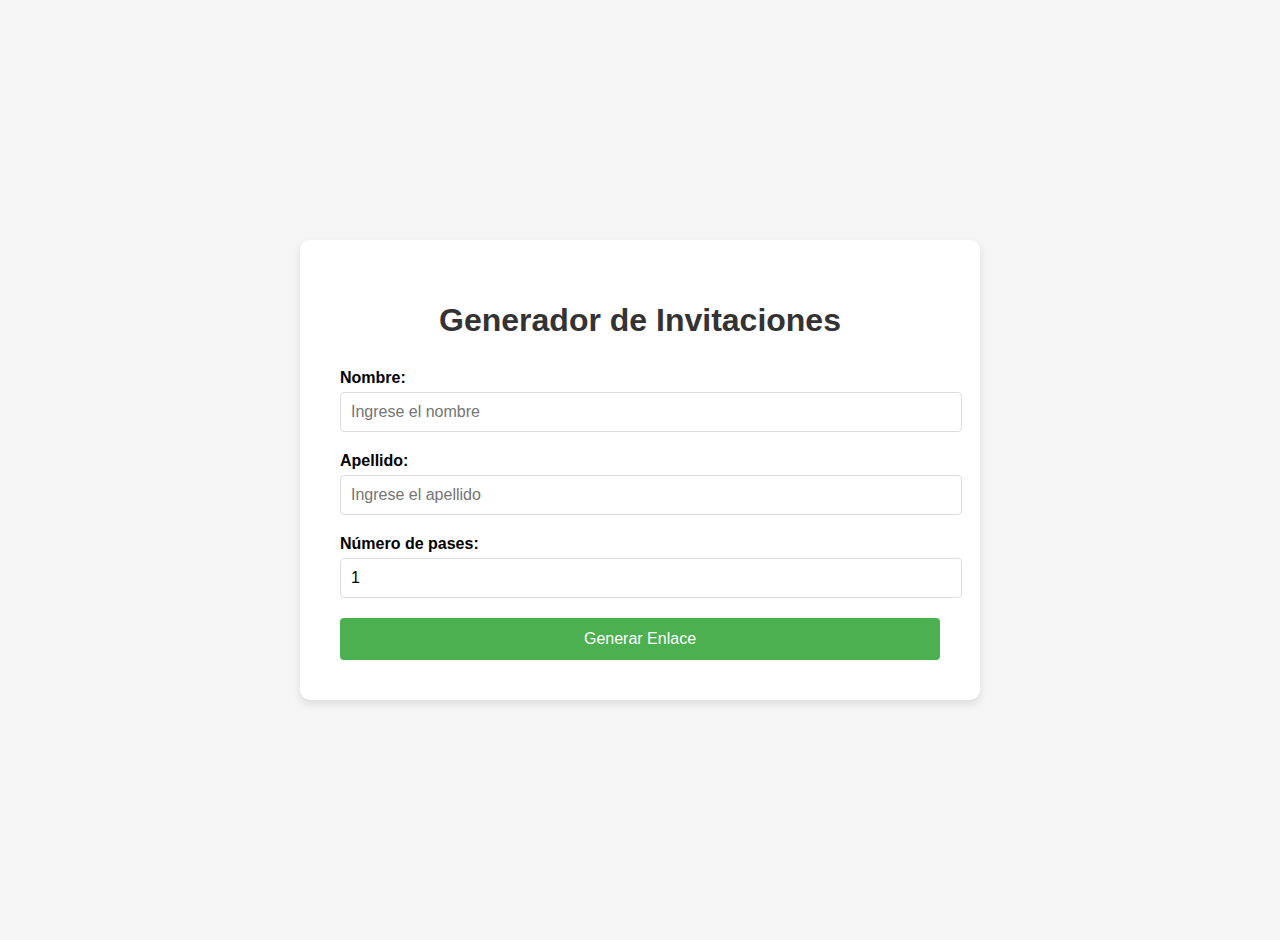
<file: pases.html>
<!DOCTYPE html>
<html lang="es">
<head>
    <meta charset="UTF-8">
    <meta name="viewport" content="width=device-width, initial-scale=1.0">
    <title>Generador de Invitaciones</title>
    <style>
        body {
            font-family: Arial, sans-serif;
            margin: 0;
            padding: 20px;
            display: flex;
            justify-content: center;
            align-items: center;
            min-height: 100vh;
            background-color: #f5f5f5;
        }

        .generator-container {
            background-color: white;
            padding: 40px;
            border-radius: 10px;
            box-shadow: 0 4px 8px rgba(0, 0, 0, 0.1);
            width: 80%;
            max-width: 600px;
        }

        h1 {
            color: #333;
            text-align: center;
            margin-bottom: 30px;
        }

        .form-group {
            margin-bottom: 20px;
        }

        label {
            display: block;
            margin-bottom: 5px;
            font-weight: bold;
        }

        input {
            width: 100%;
            padding: 10px;
            border: 1px solid #ddd;
            border-radius: 4px;
            font-size: 16px;
        }

        button {
            background-color: #4CAF50;
            color: white;
            border: none;
            padding: 12px 20px;
            font-size: 16px;
            cursor: pointer;
            border-radius: 4px;
            display: block;
            margin: 20px auto 0;
            width: 100%;
        }

        button:hover {
            background-color: #45a049;
        }

        .result {
            margin-top: 30px;
            padding: 15px;
            background-color: #f9f9f9;
            border: 1px solid #ddd;
            border-radius: 4px;
            display: none;
        }

        .result p {
            margin-bottom: 10px;
            word-break: break-all;
        }

        .copy-button {
            background-color: #2196F3;
            margin-top: 10px;
        }

        .copy-button:hover {
            background-color: #0b7dda;
        }

        .preview {
            margin-top: 30px;
            padding: 20px;
            background-color: #f0f8ff;
            border-radius: 8px;
            text-align: center;
            display: none;
        }

        .preview-title {
            font-weight: bold;
            margin-bottom: 10px;
        }

        .preview-content {
            padding: 15px;
            border: 1px solid #ddd;
            border-radius: 4px;
            background-color: white;
        }
    </style>
</head>
<body>
    <div class="generator-container">
        <h1>Generador de Invitaciones</h1>
        
        <div class="form-group">
            <label for="firstName">Nombre:</label>
            <input type="text" id="firstName" placeholder="Ingrese el nombre">
        </div>
        
        <div class="form-group">
            <label for="lastName">Apellido:</label>
            <input type="text" id="lastName" placeholder="Ingrese el apellido">
        </div>
        
        <div class="form-group">
            <label for="numPasses">Número de pases:</label>
            <input type="number" id="numPasses" placeholder="Ingrese el número de pases" min="1" value="1">
        </div>
        
        <button id="generateButton">Generar Enlace</button>
        
        <div class="preview" id="previewContainer">
            <div class="preview-title">Vista previa:</div>
            <div class="preview-content">
                <div id="preview-passes-title">Pase</div>
                <h3 id="preview-name"></h3>
                <div>Tenemos Reservado</div>
                <h2 id="preview-number">1</h2>
                <div id="preview-places-text">Lugar</div>
            </div>
        </div>
        
        <div class="result" id="resultContainer">
            <p><strong>Enlace personalizado:</strong></p>
            <p id="generatedLink"></p>
            <button class="copy-button" id="copyButton">Copiar Enlace</button>
        </div>
    </div>

    <script>
        document.addEventListener('DOMContentLoaded', function() {
            const generateButton = document.getElementById('generateButton');
            const copyButton = document.getElementById('copyButton');
            const resultContainer = document.getElementById('resultContainer');
            const previewContainer = document.getElementById('previewContainer');
            const generatedLinkElement = document.getElementById('generatedLink');
            const numPassesInput = document.getElementById('numPasses');
            
            // Actualizar la vista previa cuando se cambia el número de pases
            numPassesInput.addEventListener('input', updatePreview);
            document.getElementById('firstName').addEventListener('input', updatePreview);
            document.getElementById('lastName').addEventListener('input', updatePreview);
            
            function updatePreview() {
                const firstName = document.getElementById('firstName').value.trim();
                const lastName = document.getElementById('lastName').value.trim();
                const numPasses = document.getElementById('numPasses').value.trim();
                
                if (firstName || lastName || numPasses) {
                    document.getElementById('preview-name').textContent = `${firstName} ${lastName}`;
                    document.getElementById('preview-number').textContent = numPasses;
                    
                    // Actualizar singular/plural
                    if (numPasses === "1") {
                        document.getElementById('preview-passes-title').textContent = "Pase";
                        document.getElementById('preview-places-text').textContent = "Lugar";
                    } else {
                        document.getElementById('preview-passes-title').textContent = "Pases";
                        document.getElementById('preview-places-text').textContent = "Lugares";
                    }
                    
                    previewContainer.style.display = 'block';
                } else {
                    previewContainer.style.display = 'none';
                }
            }
            
            generateButton.addEventListener('click', function() {
                const firstName = document.getElementById('firstName').value.trim();
                const lastName = document.getElementById('lastName').value.trim();
                const numPasses = document.getElementById('numPasses').value.trim();
                
                if (!firstName || !lastName || !numPasses) {
                    alert('Por favor, complete todos los campos');
                    return;
                }
                
                // Crear los parámetros para la URL
                const params = `${encodeURIComponent(firstName)}-${encodeURIComponent(lastName)}-${encodeURIComponent(numPasses)}`;
                
                // Obtener la URL base de la página actual
                const baseUrl = window.location.href.split('/').slice(0, -1).join('/');
                
                // Crear la URL completa
                const fullUrl = `${baseUrl}/index.html?${params}`;
                
                // Mostrar el resultado
                generatedLinkElement.textContent = fullUrl;
                resultContainer.style.display = 'block';
                
                // Actualizar la vista previa
                updatePreview();
            });
            
            copyButton.addEventListener('click', function() {
                const linkText = generatedLinkElement.textContent;
                
                // Crear un elemento de texto temporal para copiar
                const tempInput = document.createElement('input');
                tempInput.value = linkText;
                document.body.appendChild(tempInput);
                tempInput.select();
                document.execCommand('copy');
                document.body.removeChild(tempInput);
                
                // Cambiar temporalmente el texto del botón para dar feedback
                const originalText = copyButton.textContent;
                copyButton.textContent = '¡Enlace copiado!';
                setTimeout(function() {
                    copyButton.textContent = originalText;
                }, 2000);
            });
        });
    </script>
</body>
</html>
</file>
<file: styles1.css>
@import url("https://fonts.googleapis.com/css2?family=Fraunces:ital,opsz,wght@0,9..144,100..900;1,9..144,100..900&display=swap");
@import url("https://fonts.googleapis.com/css2?family=Roboto:ital,wght@0,100;0,300;0,400;0,500;0,700;0,900;1,100;1,300;1,400;1,500;1,700;1,900&display=swap");
@import url("https://fonts.googleapis.com/css2?family=Calligraffitti&family=Dancing+Script:wght@400..700&display=swap");
@import url("https://fonts.googleapis.com/css2?family=PT+Serif:ital,wght@0,400;0,700;1,400;1,700&display=swap");

body {
  margin: 0;
  padding: 0;
  overflow-x: hidden; /* Oculta el desbordamiento horizontal */
  background-color: #cecece29;
  font-family: "Fraunces", Arial, sans-serif;
  width: 100%;
  height: 100vh; /* Asegura que el cuerpo ocupe toda la altura de la ventana */
}

.flores {
  opacity: 0;
}

#qrcode {
  width: 300px;
  /*! padding: 30%; */
}

#svggiftclick {
  width: 200px;
  height: 100px;
  margin-bottom: -29px;
  margin-left: -35px;
}
#footerlink {
  background-color: transparent;
  margin: 0;
  padding: 0;
  width: 50px;
  height: 50px;
  box-shadow: none;
}

footer {
  text-align: center;
  background-color: #fbf0e5;
  height: 150px;
  width: 100%;
  position: relative;
  margin-top: 160px;
}

footer div p {
  margin-left: 50px;
}

footer > p {
  font-size: 12px;
}

.footergitfclick {
  text-align: center;
  display: flex;
  flex-direction: row;
  justify-content: space-around;
  align-items: center;
}

.fl1 {
  text-align: center;
  margin-bottom: 2px;
}

#envb {
  color: transparent;
  background-color: transparent;
  width: 350px;
  height: 250px;
  display: inline-block;
}

h4 {
  text-align: center;
  color: #b27563;
}

#envb:hover {
  box-shadow: 5px 8px 20px black;
}

.carta img {
  width: 380px;
  margin-top: -10px;
  margin-left: -15px;
}

.cartaInside:hover {
  box-shadow: 5px 8px 20px !important;
  cursor: pointer;
}
.backhome {
  text-align: center;
  /*! height: 450px; */
  margin-top: 50px;
  z-index: 5;
  position: relative;
}
.backhome a,
b2 {
  box-shadow: 5px 10px 15px silver;
}

.backhome a:hover {
  box-shadow: 5px 10px 15px gray;
}

.b2:hover {
  box-shadow: 5px 10px 15px gray;
}

.fl {
  width: 250px;
  text-align: center;
}

.textlet {
  display: flex;
  flex-direction: row;
  justify-content: center;
  font-size: 27px;
}

.textlet2 {
  margin-bottom: -10px;
}

.textlet1 {
  /*! margin-top: 15px; */
  /*! margin-right: 25px; */
  text-align: center;
}


.textlet33 {
  display: block;
  margin-left: 25px;
}

.textlet2 {
  font-size: 60px;
  color: #c76e42;
  margin-top: -2px;
}

.letering {
  text-align: center;
  margin-top: 0px;
  font-family: "Dancing Script", cursive;
  font-optical-sizing: auto;
  font-weight: 800;
  font-style: normal;
  font-size: 60px;
  color: transparent;
  background-image: linear-gradient(
    90deg,
    rgba(203, 152, 36, 1) 0%,
    rgba(206, 119, 74) 50%,
    rgba(193, 81, 35) 100%
  );
  -webkit-background-clip: text;
  background-clip: text;
  padding-inline: 15px;
}

.letering1 {
  text-align: center;
  margin-top: 0px;
  font-family: "Dancing Script", cursive;
  font-optical-sizing: auto;
  font-weight: 800;
  font-style: normal;
  font-size: 30px;
  color: transparent;
  background-image: linear-gradient(
    90deg,
    rgba(203, 152, 36, 1) 0%,
    rgba(206, 119, 74) 50%,
    rgba(193, 81, 35) 100%
  );
  -webkit-background-clip: text;
  background-clip: text;
  padding-inline: 15px;
}

.floresHome {
  margin-top: -100px;
  /*! width: 50px; */
}
.carta {
  text-align: center;
  margin-top: 25px;
  /*! box-shadow: 5px 15px 15px; */
}

#floresHome {
  width: 250px;
  margin-top: -100px;
  z-index: -1;
  position: relative;
  opacity: 0;
}

.totens {
  display: grid;
  grid-template-columns: 1fr 1fr;
  width: auto;
  justify-items: center;
  align-items: center;
  gap: 20px;
  text-align: center;
  margin-bottom: 50px;
}

.toten3 {
  /*! margin-top: 80px; */
  /*! margin-right: 35px; */
  /*! margin-top: -15px; */
  grid-column-start: 1;
  grid-column-end: 2;
  grid-row-start: 1;
  grid-row-end: 2;
}

.toten3a {
  grid-column-start: 1;
  grid-column-end: 2;
  grid-row-start: 2;
  grid-row-end: 3;
}

.toten4 {
  width: 150px;
  /*! margin-top: 5px; */
  /*! margin-left: 85px; */
  grid-column-start: 2;
  grid-column-end: 3;
  grid-row-start: 1;
  grid-row-end: 2;
}

.toten4a {
  grid-column-start: 2;
  grid-column-end: 3;
  grid-row-start: 2;
  grid-row-end: 3;
}

.toten1 {
  margin-top: -15px;
  grid-column-start: 1;
  grid-column-end: 2;
  grid-row-start: 1;
  grid-row-end: 2;
}

.toten2 {
  grid-column-start: 2;
  grid-column-end: 3;
  grid-row-start: 1;
  grid-row-end: 2;
}

.toten1a {
  grid-column-start: 1;
  grid-column-end: 2;
  grid-row-start: 2;
  grid-row-end: 3;
}

.toten2a {
  grid-column-start: 2;
  grid-column-end: 3;
  grid-row-start: 2;
  grid-row-end: 3;
}

.templetext {
  margin-top: -45px;
}

.toten3 {
  margin-top: 60px;
}

.vendimiatext {
  padding-top: 15px;
}

.countdown {
  text-align: center;
  margin-top: 150px;
  margin-bottom: 60px;
  font-weight: 200;
  color: #ffdac8;
  position: absolute;
  background-color: #00000038;
  top: 0;
  left: 0;
  right: 0;
  margin: 0 auto;
  width: 100%;
  padding-top: 255px;
}

.countdown h1 {
  font-weight: 500;
  text-transform: uppercase;
}

.countdown h2 {
  font-weight: 400;
}

#timer {
  display: flex;
  justify-content: center;
  align-items: center;
  background-color: #00000040;
  padding: 20px;
  border-radius: 10px;
  box-shadow: 0 0 10px rgba(0, 0, 0, 0.1);
}

.time-unit {
  font-size: 48px;
  margin: 0 5px;
}

.time-labels {
  display: flex;
  justify-content: center;
  margin-top: 10px;
}

.time-label {
  font-size: 18px;
  margin: 0 10px;
  font-weight: 400;
  padding-inline-end: 15px;
}

#containerroses {
  width: 100%;
  height: 100%;
  position: fixed; /* Fijado para ocupar toda la pantalla */
  top: 0;
  left: 0;
  z-index: 1;
  overflow: hidden; /* Oculta cualquier desbordamiento */
}

.dot {
  width: 35px;
  height: 35px;
  position: absolute;
  background: url(hoja.png) no-repeat center center;
  background-size: 100% 100%;
}

#logo {
  left: 50%;
  top: 50%;
  position: absolute;
  border-radius: 10px;
  transform: translate(-50%, -50%);
}

#png-container {
  background-image: url("ondas.png");
  background-size: cover;
  background-position: center;
  height: 185px;
  margin-top: -160px;
  z-index: 6;
  position: relative;
}

.flores {
  width: 50%;
  padding-top: 500px;
  margin-bottom: -45px;
  z-index: 2;
}

.flores1 {
  width: 50%;
  padding-top: 500px;
  margin-bottom: -40px;
  visibility: hidden;
}

.name-special {
  font-family: "Dancing Script", cursive;
  font-optical-sizing: auto;
  font-weight: 800;
  font-style: normal;
  font-size: 55px;
  rotate: -15deg;
  color: #ce7b15;
  z-index: 2;
  overflow: hidden;
}

.containerf {
  /*! background-color: #9d8151; */
  margin-top: -285px;
  z-index: 2;
}

.lineH {
  display: flex;
  justify-content: center;
  z-index: 2;
}

svg#flower-frame {
  width: 100%;
  /*! box-shadow: 1px 1px 85px #fcd8c5; */
  padding-top: 70px;
  padding-bottom: 25px;
  z-index: 2;
  position: relative;
}

.date span {
  font-size: 65px;
  z-index: 2;
}

.lineA {
  z-index: 2;
  font-size: 110px;
  margin-top: -60px;
  margin-bottom: -60px;
  font-family: "PT Serif";
  font-weight: 1000;
  color: transparent;
  margin-block: -30px;
}

#Footer_group_1_,
[id^="PinkFlowerGroup"],
[id^="BaseGroup"] path,
[id^="LeafGroup"] path,
path[id^="Stroke"],
g[id^="BudGroup"] g[id^="BudGroup"] g[id^="Bud"],
#Bud8_1_,
#Bud10_1_,
#Bud23_1_,
#Bud26_1_,
[id^="Dots"],
[id^="Flourish"] {
  visibility: hidden;
}

.leave2 {
  position: absolute;
  top: -31%;
  right: 50%;
  transform: translateX(-50%);
  width: 263px;
  height: 224px;
  animation: fall 2s ease-out forwards; /* Animation for falling */
}

.leave2 img {
  position: absolute;
  top: 0;
  left: 0;
  width: 100%;
  height: 100%;
  filter: opacity(70%);
}

@keyframes fall {
  0% {
    transform: translateY(-100%) rotate(0deg); /* Start off-screen at the top with no rotation */
  }
  100% {
    transform: translateY(100%) rotate(360deg); /* Fall to the bottom with a full rotation */
  }
}

.leave2 path {
  stroke-width: 2;
  stroke: white; /* Change the color of all lines to orange */
  stroke-dasharray: 500;
  stroke-dashoffset: 500;
  animation: draw 6s ease forwards;
}

.leave {
  position: absolute;
  top: 60%;
  right: 0;
  transform: translateY(-50%);
  width: 230px; /* Adjust the width as needed */
  height: 394px; /* Adjust the height as needed */
}

.leave svg {
  width: 130%;
  height: 70%;
  overflow: hidden;
  vertical-align: middle;
}
.leave path {
  stroke-width: 2;
  stroke: white; /* Change the color of all lines to orange */
  stroke-dasharray: 500;
  stroke-dashoffset: 500;
  animation: draw 6s ease forwards;
}

@keyframes draw {
  from {
    stroke-dashoffset: 500;
  }
  to {
    stroke-dashoffset: 0;
  }
}

p {
  color: #c76234;
  margin-top: 0px;
  margin-bottom: 10px;
}

a {
  text-decoration: none;
  color: white;
  background-color: #c76234;
  /*! width: 300px; */
  border-radius: 15px;
  /*! height: 25px; */
  padding: 10px 15px;
  box-shadow: 0px 2px 5px rgba(0, 0, 0, 0.2);
}
.tittle {
  margin-bottom: 10px;
  margin-top: 25px;
}

#openModalBtn{
  text-decoration: none;
  color: white;
  background-color: #c76234;
  border-radius: 15px;
  padding: 10px 15px;
  box-shadow: 0px 2px 5px rgba(0, 0, 0, 0.2);
  border: none;
  cursor: pointer;
  font-size: 16px;
  font-family: "Fraunces", Arial, sans-serif;
}

#openModalBtn:hover {
  box-shadow: 5px 10px 15px gray;
}


.container {
  background-image: url("golden.jpg");
  background-size: cover;
  background-position: center;
  display: flex;
  flex-direction: column;
  justify-content: center;
  align-items: center;
}

.animation5,
.container1,
.container2,
.container3,
.container4 {
  opacity: 0;
  transition: opacity 1.5s ease-out;
  margin-top: 80px;
}

.animation5.show,
.container1.show,
.container2.show,
.container3.show,
.container4.show {
  opacity: 1;
}

.container1 {
  background-image: url("golden1.jpg");
  background-size: cover;
  background-position: center;
  display: flex;
  flex-direction: column;
  justify-content: center;
  align-items: center;
}

.container2 {
  background-image: url("golden2.jpg");
  background-size: cover;
  background-position: center;
  display: flex;
  flex-direction: column;
  justify-content: center;
  align-items: center;
}

.container3 {
  background-image: url("golden3.jpg");
  background-size: cover;
  background-position: center;
  display: flex;
  flex-direction: column;
  justify-content: center;
  align-items: center;
}
#space {
  margin-bottom: 30px;
}
.container3-5 {
  background-image: url("download.svg");
  background-size: cover;
  background-position: center;
  display: flex;
  flex-direction: column;
  justify-content: center;
  align-items: center;
}

.container4 {
  background-image: url("golden4.jpg");
  background-size: cover;
  background-position: center;
  display: flex;
  flex-direction: column;
  justify-content: center;
  align-items: center;
}

.container5 {
  background-image: url("golden5.jpg");
  background-size: cover;
  background-position: center;
  display: flex;
  flex-direction: column;
  justify-content: center;
  align-items: center;
}

.containerHome {
  background-image: url("golden6.jpg");
  background-size: cover;
  background-position: center;
  display: flex;
  flex-direction: column;
  justify-content: center;
  align-items: center;
  margin-bottom: 100px;
}

.lineY {
  display: inline-flex;
  justify-content: center;
  padding: 0px;
  height: 80px;
}
.names {
  display: block;
  background-image: linear-gradient(
    90deg,
    rgba(203, 152, 36, 1) 0%,
    rgba(206, 119, 74) 50%,
    rgba(193, 81, 35) 100%
  );
  -webkit-background-clip: text;
  background-clip: text;
  z-index: 1;
  text-align: center;
  overflow: hidden;
  position: relative;
  margin-top: 25px;
  opacity: 0;
  transform: translateX(-100px); /* Inicia fuera de la vista */
  transition: opacity 1s ease-out, transform 1s ease-out;
}

.names.show {
  opacity: 1;
  transform: translateX(0); /* Mueve al lugar original */
}

.name-1,
.name-2 {
  font-size: 2.5rem;
  color: transparent; /* Set text color to transparent */
  padding-inline: 20px;
}

.name-2 {
  /*! padding-bottom: 45px; */
}

.heart {
  position: absolute;
  z-index: 1;
  width: 50px;
  height: 0px;
}

.heart:before,
.heart:after {
  position: absolute;
  content: "";
  left: 25px;
  top: 0;
  width: 25px;
  height: 40px;
  background: #c55e30;
  -moz-border-radius: 25px 25px 0 0;
  border-radius: 25px 25px 0 0;
  -webkit-transform: rotate(-45deg);
  -moz-transform: rotate(-45deg);
  -ms-transform: rotate(-45deg);
  -o-transform: rotate(-45deg);
  transform: rotate(-45deg);
  -webkit-transform-origin: 0 100%;
  -moz-transform-origin: 0 100%;
  -ms-transform-origin: 0 100%;
  -o-transform-origin: 0 100%;
  transform-origin: 0 100%;
}

.heart:after {
  left: 0;
  -webkit-transform: rotate(45deg);
  -moz-transform: rotate(45deg);
  -ms-transform: rotate(45deg);
  -o-transform: rotate(45deg);
  transform: rotate(45deg);
  -webkit-transform-origin: 100% 100%;
  -moz-transform-origin: 100% 100%;
  -ms-transform-origin: 100% 100%;
  -o-transform-origin: 100% 100%;
  transform-origin: 100% 100%;
}

.heart {
  animation-name: heart;
  animation-duration: 2s;
  animation-delay: 1s;
  animation-iteration-count: infinite;
}

@keyframes heart {
  0% {
    transform: scale(1);
  }
  33% {
    transform: scale(1);
  }
  66% {
    transform: scale(1.25);
  }
  100% {
    transform: scale(1);
  }
}

.anim-anillos {
  width: 150px;
  height: 150px;
  margin: auto;
  /*! margin-top: 50px; */
  margin-bottom: 50px;
}

.anillo-move1,
.anillo-move2 {
  stroke: #cc8e30;
  stroke-width: 3.5px;
  fill-opacity: 0;
}
.anillo-path {
  stroke: #eeaf57;
  stroke-width: 1.69px;
  fill-opacity: 0;
  animation: jump-and-fade 3s ease-in 3s infinite;
}

@keyframes jump-and-fade {
  0% {
    animation-timing-function: ease-in;
    opacity: 0;
    transform: translateY(45px);
  }

  24% {
    opacity: 0;
  }

  40% {
    animation-timing-function: ease-in;
    transform: translateY(24px);
  }

  70% {
    opacity: 1;
    animation-timing-function: ease-in;
    transform: translateY(12px);
  }

  82% {
    animation-timing-function: ease-in;
    transform: translateY(6px);
  }

  93% {
    animation-timing-function: ease-in;
    transform: translateY(4px);
  }

  25%,
  55%,
  75%,
  87% {
    animation-timing-function: ease-out;
    transform: translateY(0px);
  }

  100% {
    animation-timing-function: ease-out;
    opacity: 1;
    transform: translateY(0px);
  }
}

.anillo-path1 {
  stroke: #eeaf57;
  stroke-width: 1.69px;
  fill-opacity: 0;
  animation: jump-and-fade1 3s infinite;
}

@keyframes jump-and-fade1 {
  0% {
    opacity: 0.3;
    transform: translateY(0px);
  }
  50% {
    opacity: 0.7;
    transform: translateY(-15px);
  }
  80% {
    opacity: 1;
    transform: translateY(-5px);
  }

  100% {
    opacity: 0.8;
    transform: translateY(-2px);
  }
}

.anillo-move1 {
  animation: move-left-right 3s infinite;
}

.anillo-move2 {
  animation: move-right-left 3s infinite;
}

@keyframes move-right-left {
  0% {
    transform: translateX(0);
  }
  50% {
    transform: translateX(15%);
  }
  100% {
    transform: translateX(0);
  }
}

@keyframes move-left-right {
  0% {
    transform: translateX(0);
  }
  50% {
    transform: translateX(-15%);
  }
  100% {
    transform: translateX(0);
  }
}

.anim-fiesta {
  width: 130px;
  height: 130px;
  margin: auto;
  margin-top: 45px;
}

.anim-fiesta svg {
  width: 100%;
  height: 100%;
  transform: translate3d(0px, 0px, 0px);
}

.anim-fiesta path {
  stroke-linecap: round;
  stroke-linejoin: miter;
  fill-opacity: 0;
  stroke-miterlimit: 10;
  stroke: #eeaf57;
  stroke-opacity: 1;
  stroke-width: 3.531;
}

.anim-fiesta {
  fill-opacity: 0;
  animation: jump-and-fade2 3s infinite;
}

@keyframes jump-and-fade2 {
  0% {
    opacity: 0.2;
    transform: translateY(0px);
  }
  50% {
    opacity: 0.5;
    transform: translateY(-15px);
  }
  70% {
    opacity: 0.7;
    transform: translateY(-5px);
  }

  100% {
    opacity: 1;
    transform: translateY(-2px);
  }
}

#music-controls button:hover {
  background-color: #cf7411;
}

.frame {
  display: flex;
  flex-direction: row;
  justify-content: space-around;
  align-items: center;
  height: 60px;
  width: 115px;
  position: relative;
  box-shadow: -7px -7px 20px 0px #fff9, -4px -4px 5px 0px #fff9,
    7px 7px 20px 0px #0002, 4px 4px 5px 0px #0001, inset 0px 0px 0px 0px #fff9,
    inset 0px 0px 0px 0px #0001, inset 0px 0px 0px 0px #fff9,
    inset 0px 0px 0px 0px #0001;
  transition: box-shadow 0.6s cubic-bezier(0.79, 0.21, 0.06, 0.81);
  border-radius: 20px;
  background-color: #ffc36566;
  margin-left: 70%;
  z-index: 5;
}

.btn {
  height: 20px;
  width: 10px;
  border-radius: 30px;
  background: #806e30;
  display: flex;
  flex-direction: column;
  justify-content: center;
  align-items: center;
  -webkit-tap-highlight-color: rgba(0, 0, 0, 0);
  -webkit-tap-highlight-color: transparent;
  box-shadow: -7px -7px 20px 0px rgba(255, 255, 255, 0.6),
    -4px -4px 5px 0px rgba(255, 255, 255, 0.6),
    7px 7px 20px 0px rgba(0, 0, 0, 0.133), 4px 4px 5px 0px rgba(0, 0, 0, 0.067);
  transition: box-shadow 0.6s cubic-bezier(0.79, 0.21, 0.06, 0.81);
  font-size: 15px;
  color: #c1c5c8;
  text-decoration: none;
}

.btn:hover {
  background: radial-gradient(circle, #0ff 0%, #e0e5ec 60%);
  color: rgba(255, 0, 0, 0.5);
  animation: colorchange 3s linear infinite;
}

.btn:active {
  box-shadow: 4px 4px 6px 0 rgba(255, 255, 255, 0.5),
    -4px -4px 6px 0 rgba(116, 125, 136, 0.2),
    inset -4px -4px 6px 0 rgba(255, 255, 255, 0.5),
    inset 4px 4px 6px 0 rgba(116, 125, 136, 0.3);
}

.b2 {
  /*! margin-bottom: 49px; */
  text-align: center;
}

.modal {
  display: none; /* Hidden by default */
  position: fixed; /* Stay in place */
  z-index: 1; /* Sit on top */
  left: 0;
  top: 0;
  width: 100%; /* Full width */
  height: 100%; /* Full height */
  overflow: auto; /* Enable scroll if needed */
  background-color: rgba(0, 0, 0, 0.8); /* Black w/ opacity */
}

.modal-content {
  background-color: white;
  margin: 15% auto; /* 15% from the top and centered */
  padding: 20px;
  border: 1px solid #888;
  width: 80%; /* Could be more or less, depending on screen size */
  max-width: fit-content;
  text-align: center;
}

.modal-content img {
  width: 100%;
  height: auto;
}

.close {
  color: #aaa;
  float: right;
  font-size: 28px;
  font-weight: bold;
}

.close:hover,
.close:focus {
  color: black;
  text-decoration: none;
  cursor: pointer;
}
@media (min-width: 501px) {
  body {
    max-width: 500px;
    margin: auto;
  }
  
    .countdown {
  width: 500px;
  padding-top: 335px;
}

  #containerroses {
    padding: 25%; /* Añade padding si es necesario */
  }

  #logo {
    top: 60%;
    transform: translate(-50%, -60%);
  }

  .dot {
    width: 45px; /* Ajusta el tamaño de las rosas para pantallas más grandes */
    height: 45px;
  }
}

@media (min-width: 800px) {
  #containerroses {
    margin: auto;
    padding-left: 840px;
  }
}

@media (max-width: 398px) {
  #svggiftclick {
    margin-bottom: 0px;
    margin-left: 1%;
    margin-top: -20px;
  }

  footer {
    height: 170px;
    padding-top: 23px;
  }

  footer div p {
    margin-left: 0px;
    text-align: center;
  }

  .footnumber {
    margin: -25px;
  }

  .footergitfclick {
    display: flex;
    flex-direction: column;
  }

  .carta img {
    width: 300px;
  }
  #envb {
    width: 270px;
    height: 196px;
  }
}
</file>
